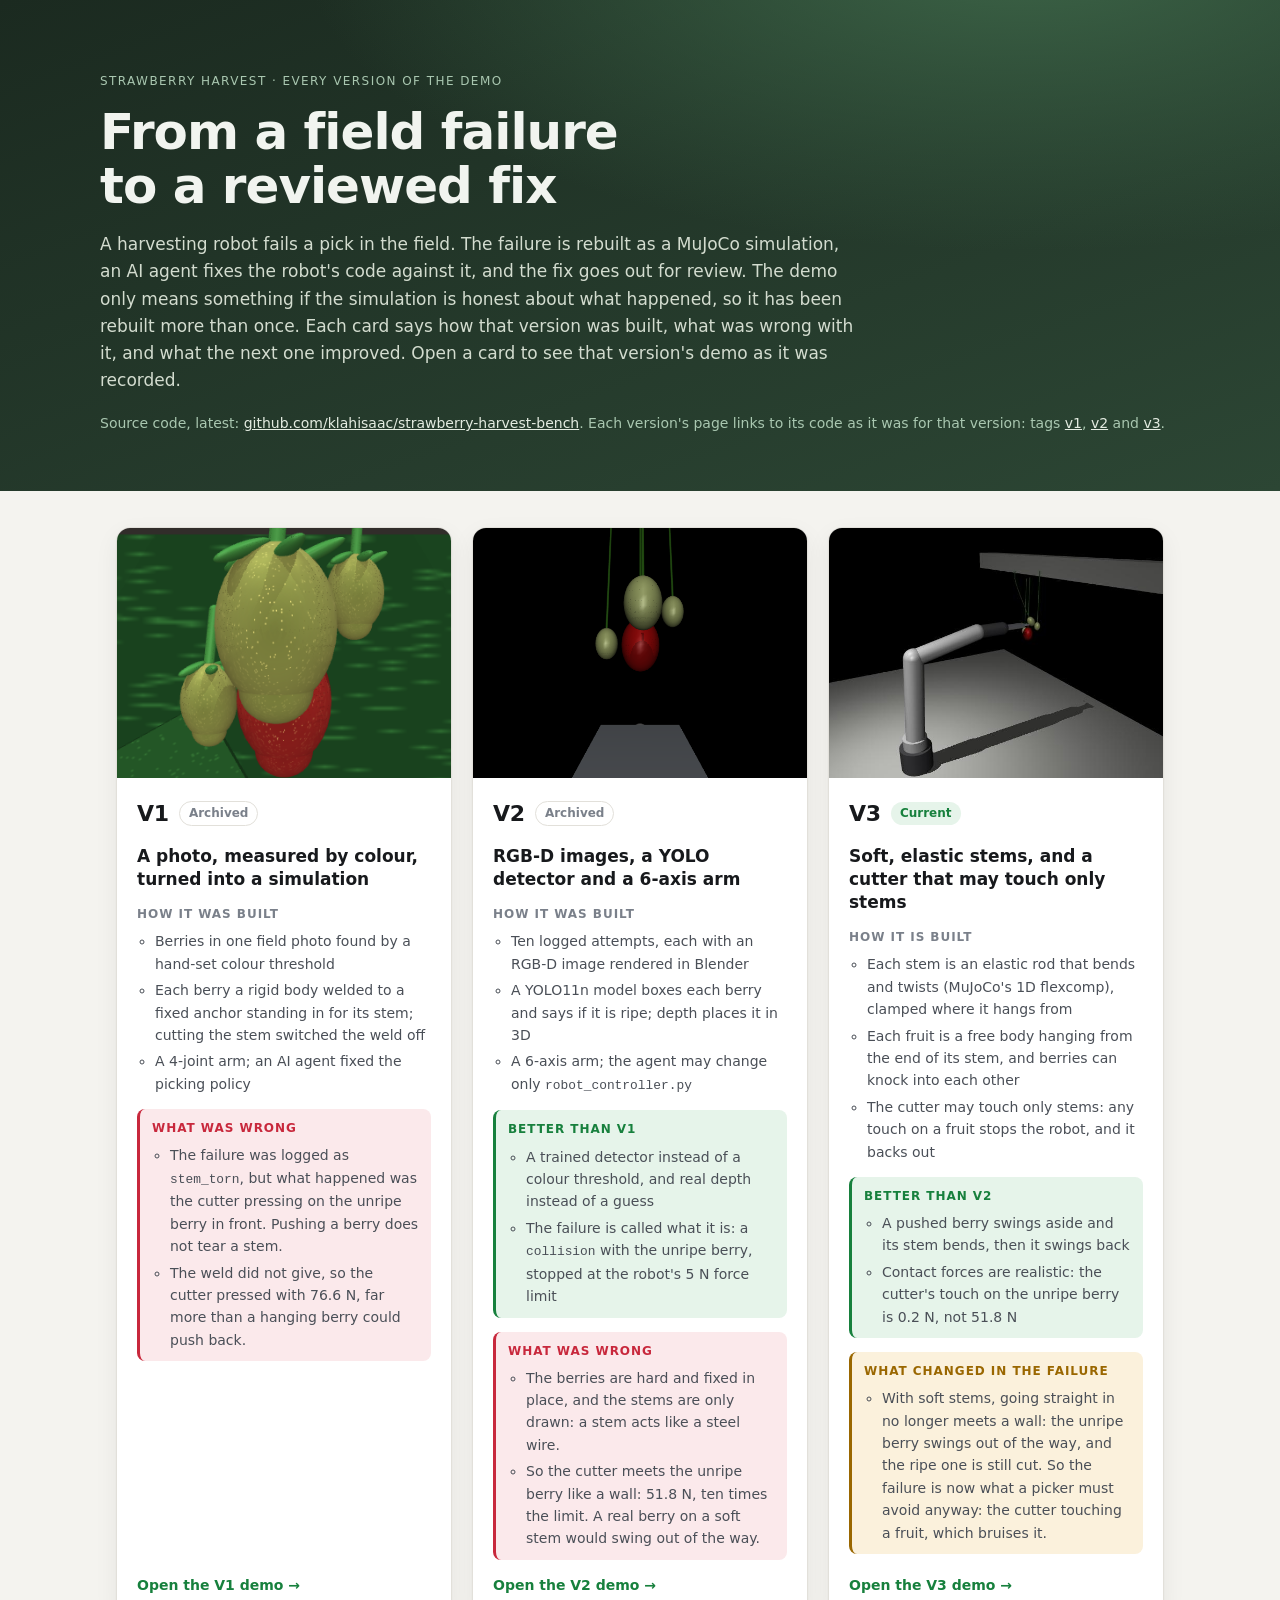
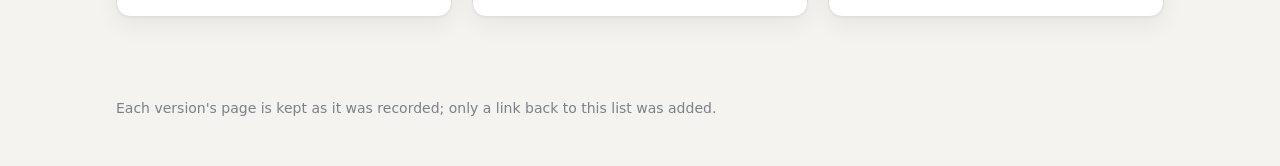
<file: web/index.html>
<!doctype html>
<html lang="en">
<head>
<meta charset="utf-8">
<meta name="viewport" content="width=device-width, initial-scale=1">
<title>Field Failure to Fix</title>
<meta name="description" content="Every version of a recorded demo in which a strawberry-harvesting robot's field failure is rebuilt in MuJoCo and fixed by an AI agent: how each was built, what was wrong with it, and what the next one improved.">
<link rel="icon" href="data:,">
<link rel="stylesheet" href="versions.css">
</head>
<body>

<header class="hero">
  <div class="hero-inner">
    <p class="eyebrow">Strawberry harvest · every version of the demo</p>
    <h1>From a field failure<br>to a reviewed fix</h1>
    <p class="lede">A harvesting robot fails a pick in the field. The failure is rebuilt as a MuJoCo
      simulation, an AI agent fixes the robot's code against it, and the fix goes out for review.
      The demo only means something if the simulation is honest about what happened, so it has been
      rebuilt more than once. Each card says how that version was built, what was wrong with it,
      and what the next one improved. Open a card to see that version's demo as it was recorded.</p>
    <p class="source">Source code, latest:
      <a href="https://github.com/klahisaac/strawberry-harvest-bench">github.com/klahisaac/strawberry-harvest-bench</a>.
      Each version's page links to its code as it was for that version: tags
      <a href="https://github.com/klahisaac/strawberry-harvest-bench/tree/v1">v1</a>,
      <a href="https://github.com/klahisaac/strawberry-harvest-bench/tree/v2">v2</a> and
      <a href="https://github.com/klahisaac/strawberry-harvest-bench/tree/v3">v3</a>.</p>
  </div>
</header>

<main>
  <ol class="cards">

    <li>
      <a class="card" href="v1/">
        <div class="thumb"><img src="v1/demo/sim-photo.png" alt="Version 1: the berries as rigid bodies in the first simulation"></div>
        <div class="body">
          <div class="head"><span class="version">V1</span><span class="status archived">Archived</span></div>
          <h2>A photo, measured by colour, turned into a simulation</h2>
          <div class="block">
            <h3>How it was built</h3>
            <ul>
              <li>Berries in one field photo found by a hand-set colour threshold</li>
              <li>Each berry a rigid body welded to a fixed anchor standing in for its stem; cutting
                the stem switched the weld off</li>
              <li>A 4-joint arm; an AI agent fixed the picking policy</li>
            </ul>
          </div>
          <div class="block problem">
            <h3>What was wrong</h3>
            <ul>
              <li>The failure was logged as <code>stem_torn</code>, but what happened was the cutter
                pressing on the unripe berry in front. Pushing a berry does not tear a stem.</li>
              <li>The weld did not give, so the cutter pressed with 76.6 N, far more than a hanging
                berry could push back.</li>
            </ul>
          </div>
          <span class="cta">Open the V1 demo →</span>
        </div>
      </a>
    </li>

    <li>
      <a class="card" href="v2/">
        <div class="thumb"><img src="v2/demo/sim-view.png" alt="Version 2: the berries in MuJoCo, seen from the robot's camera"></div>
        <div class="body">
          <div class="head"><span class="version">V2</span><span class="status archived">Archived</span></div>
          <h2>RGB-D images, a YOLO detector and a 6-axis arm</h2>
          <div class="block">
            <h3>How it was built</h3>
            <ul>
              <li>Ten logged attempts, each with an RGB-D image rendered in Blender</li>
              <li>A YOLO11n model boxes each berry and says if it is ripe; depth places it in 3D</li>
              <li>A 6-axis arm; the agent may change only <code>robot_controller.py</code></li>
            </ul>
          </div>
          <div class="block better">
            <h3>Better than V1</h3>
            <ul>
              <li>A trained detector instead of a colour threshold, and real depth instead of a guess</li>
              <li>The failure is called what it is: a <code>collision</code> with the unripe berry,
                stopped at the robot's 5 N force limit</li>
            </ul>
          </div>
          <div class="block problem">
            <h3>What was wrong</h3>
            <ul>
              <li>The berries are hard and fixed in place, and the stems are only drawn: a stem acts
                like a steel wire.</li>
              <li>So the cutter meets the unripe berry like a wall: 51.8 N, ten times the limit. A real
                berry on a soft stem would swing out of the way.</li>
            </ul>
          </div>
          <span class="cta">Open the V2 demo →</span>
        </div>
      </a>
    </li>

    <li>
      <a class="card" href="v3/">
        <div class="thumb"><img src="assets/v3-preview.jpg" alt="Version 3: the unripe berry's stem bending as the cutter pushes it aside"></div>
        <div class="body">
          <div class="head"><span class="version">V3</span><span class="status live">Current</span></div>
          <h2>Soft, elastic stems, and a cutter that may touch only stems</h2>
          <div class="block">
            <h3>How it is built</h3>
            <ul>
              <li>Each stem is an elastic rod that bends and twists (MuJoCo's 1D flexcomp), clamped where
                it hangs from</li>
              <li>Each fruit is a free body hanging from the end of its stem, and berries can knock
                into each other</li>
              <li>The cutter may touch only stems: any touch on a fruit stops the robot, and it backs
                out</li>
            </ul>
          </div>
          <div class="block better">
            <h3>Better than V2</h3>
            <ul>
              <li>A pushed berry swings aside and its stem bends, then it swings back</li>
              <li>Contact forces are realistic: the cutter's touch on the unripe berry is 0.2 N,
                not 51.8 N</li>
            </ul>
          </div>
          <div class="block open">
            <h3>What changed in the failure</h3>
            <ul>
              <li>With soft stems, going straight in no longer meets a wall: the unripe berry swings out
                of the way, and the ripe one is still cut. So the failure is now what a picker must avoid
                anyway: the cutter touching a fruit, which bruises it.</li>
            </ul>
          </div>
          <span class="cta">Open the V3 demo →</span>
        </div>
      </a>
    </li>

  </ol>
</main>

<footer class="foot">Each version's page is kept as it was recorded; only a link back to this list was added.</footer>

</body>
</html>
</file>
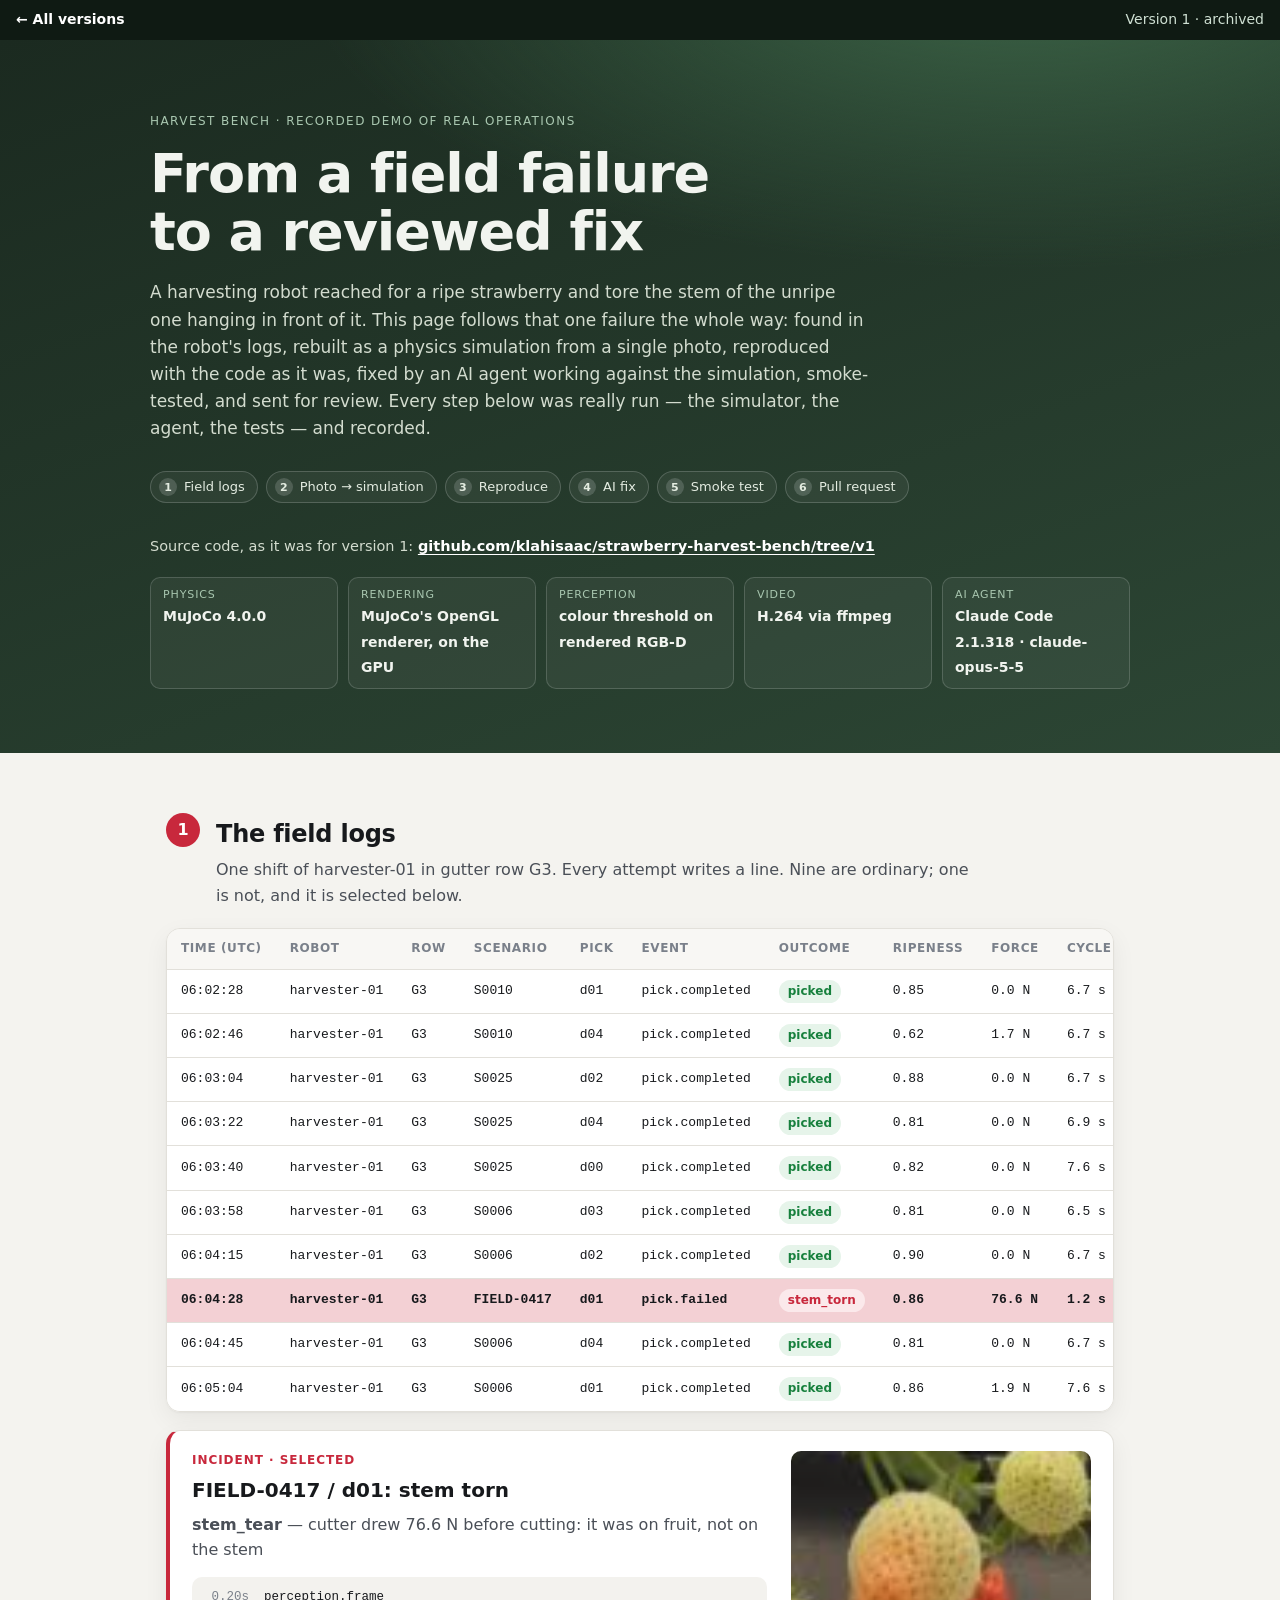
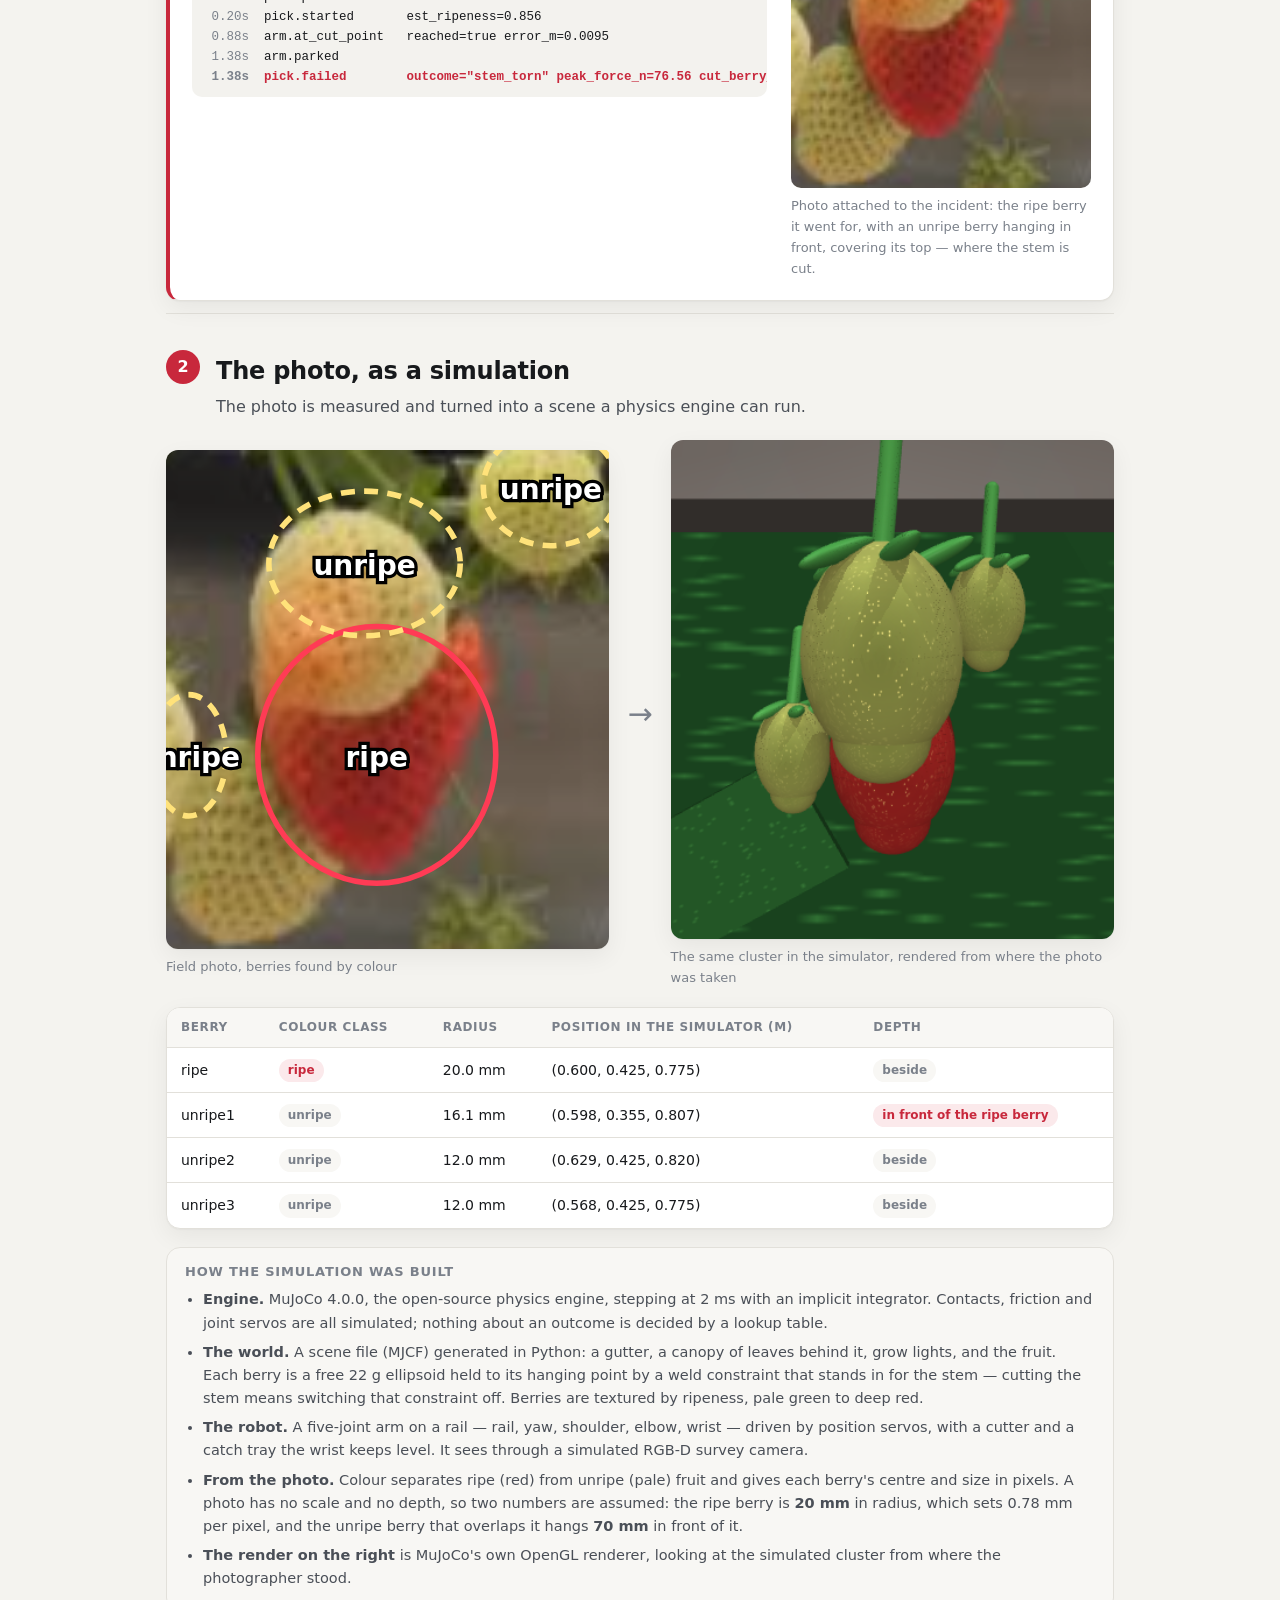
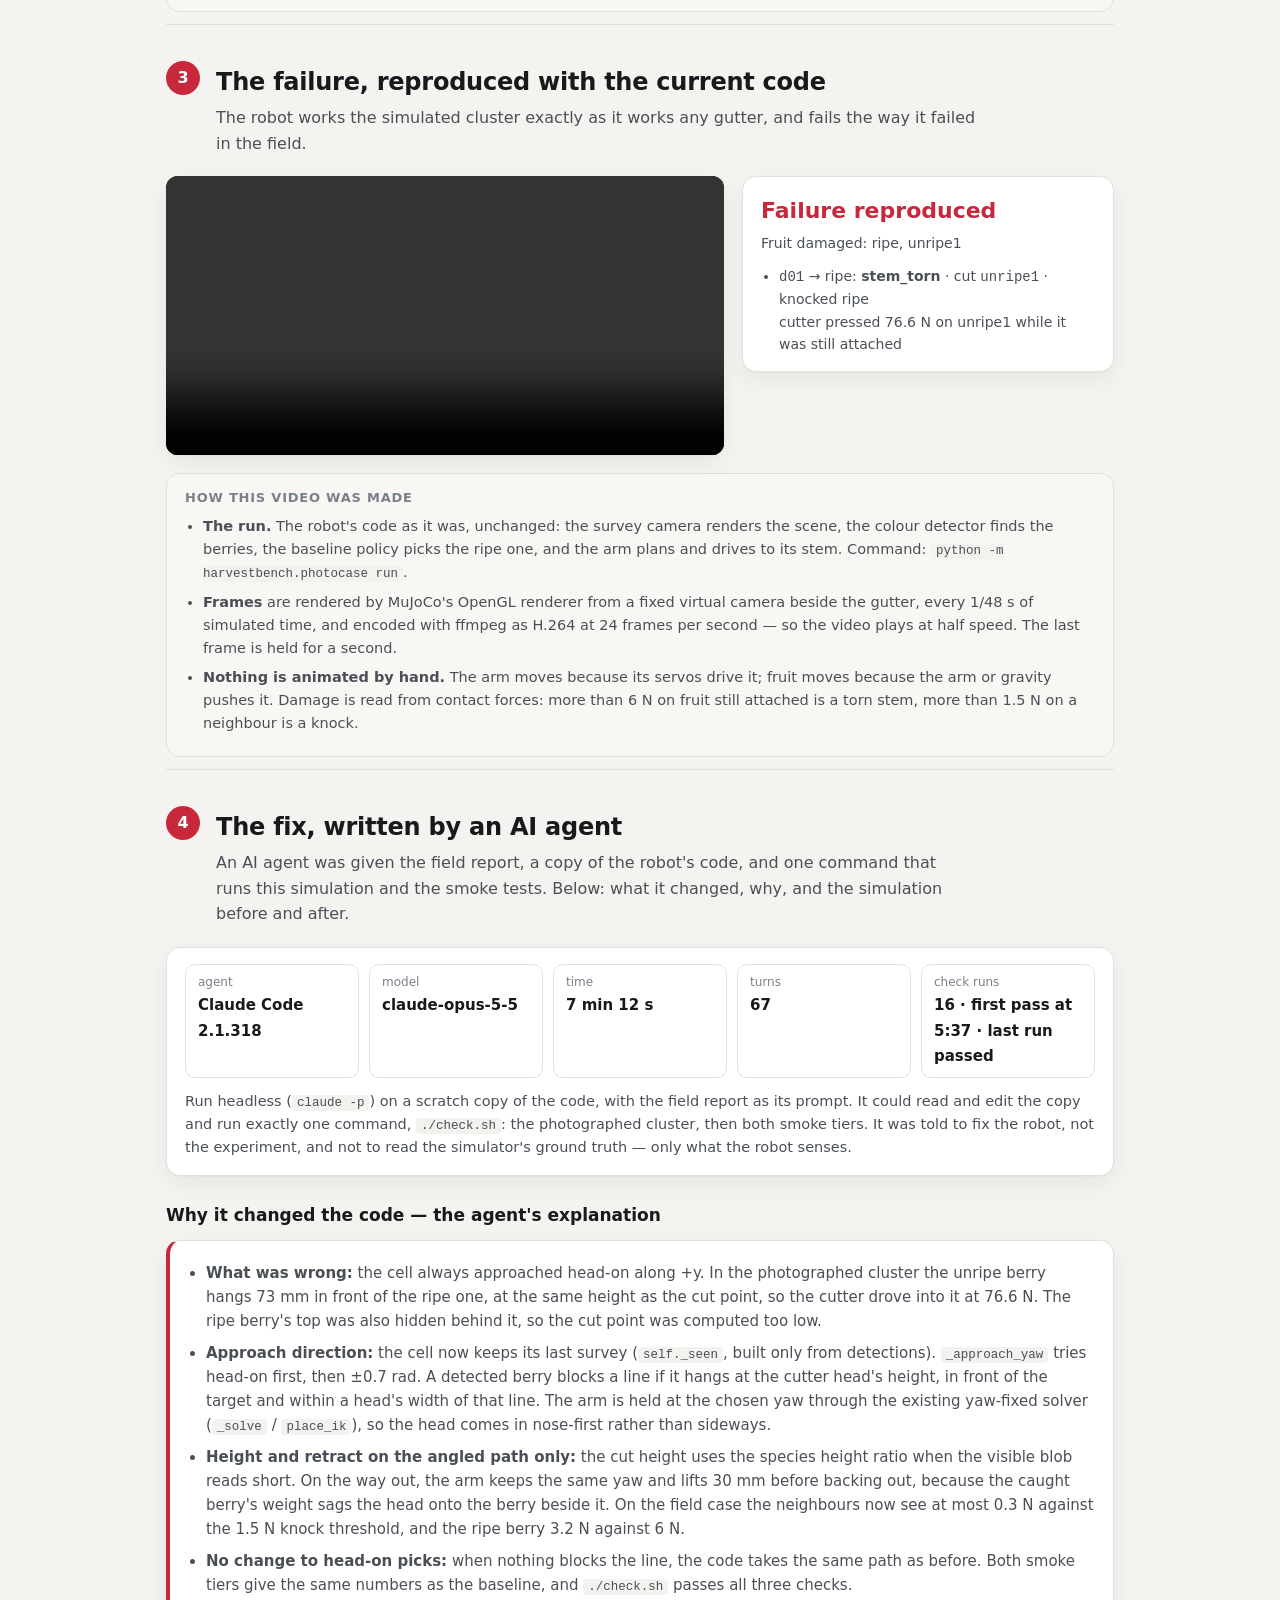
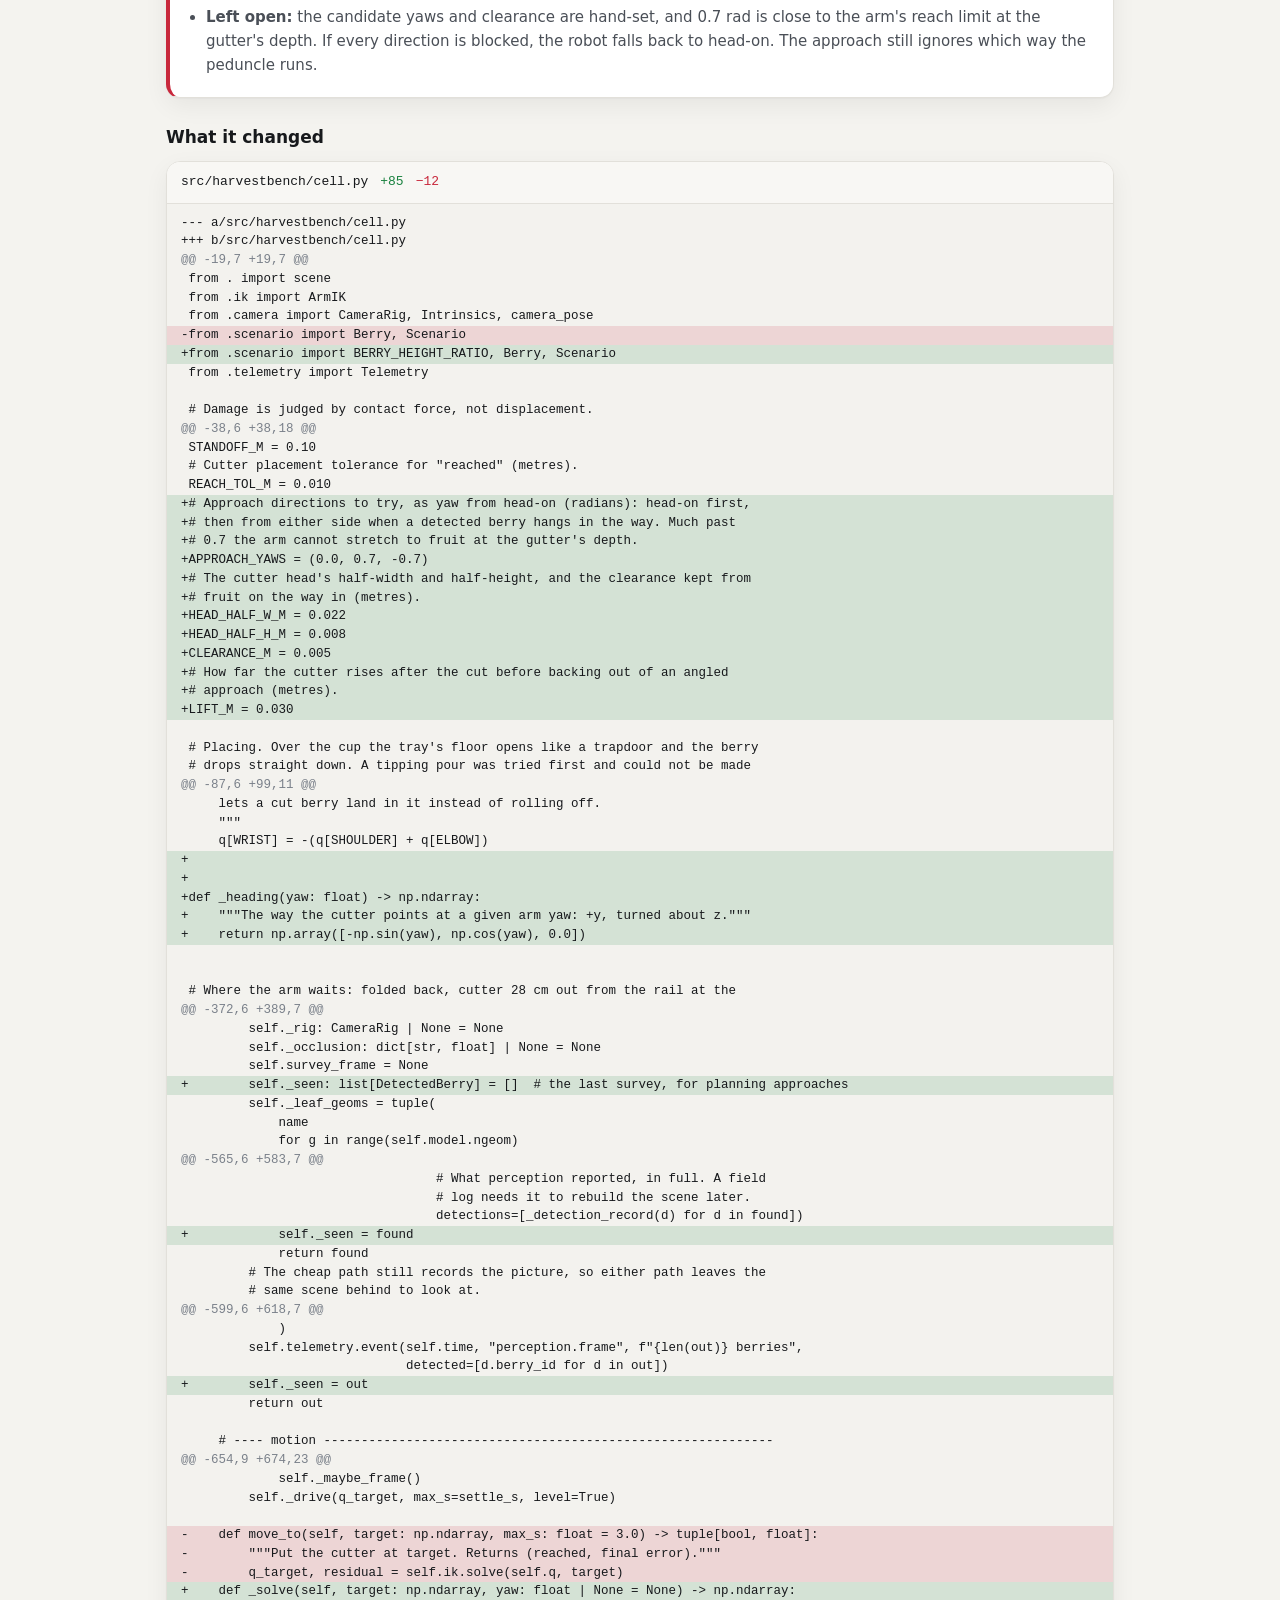
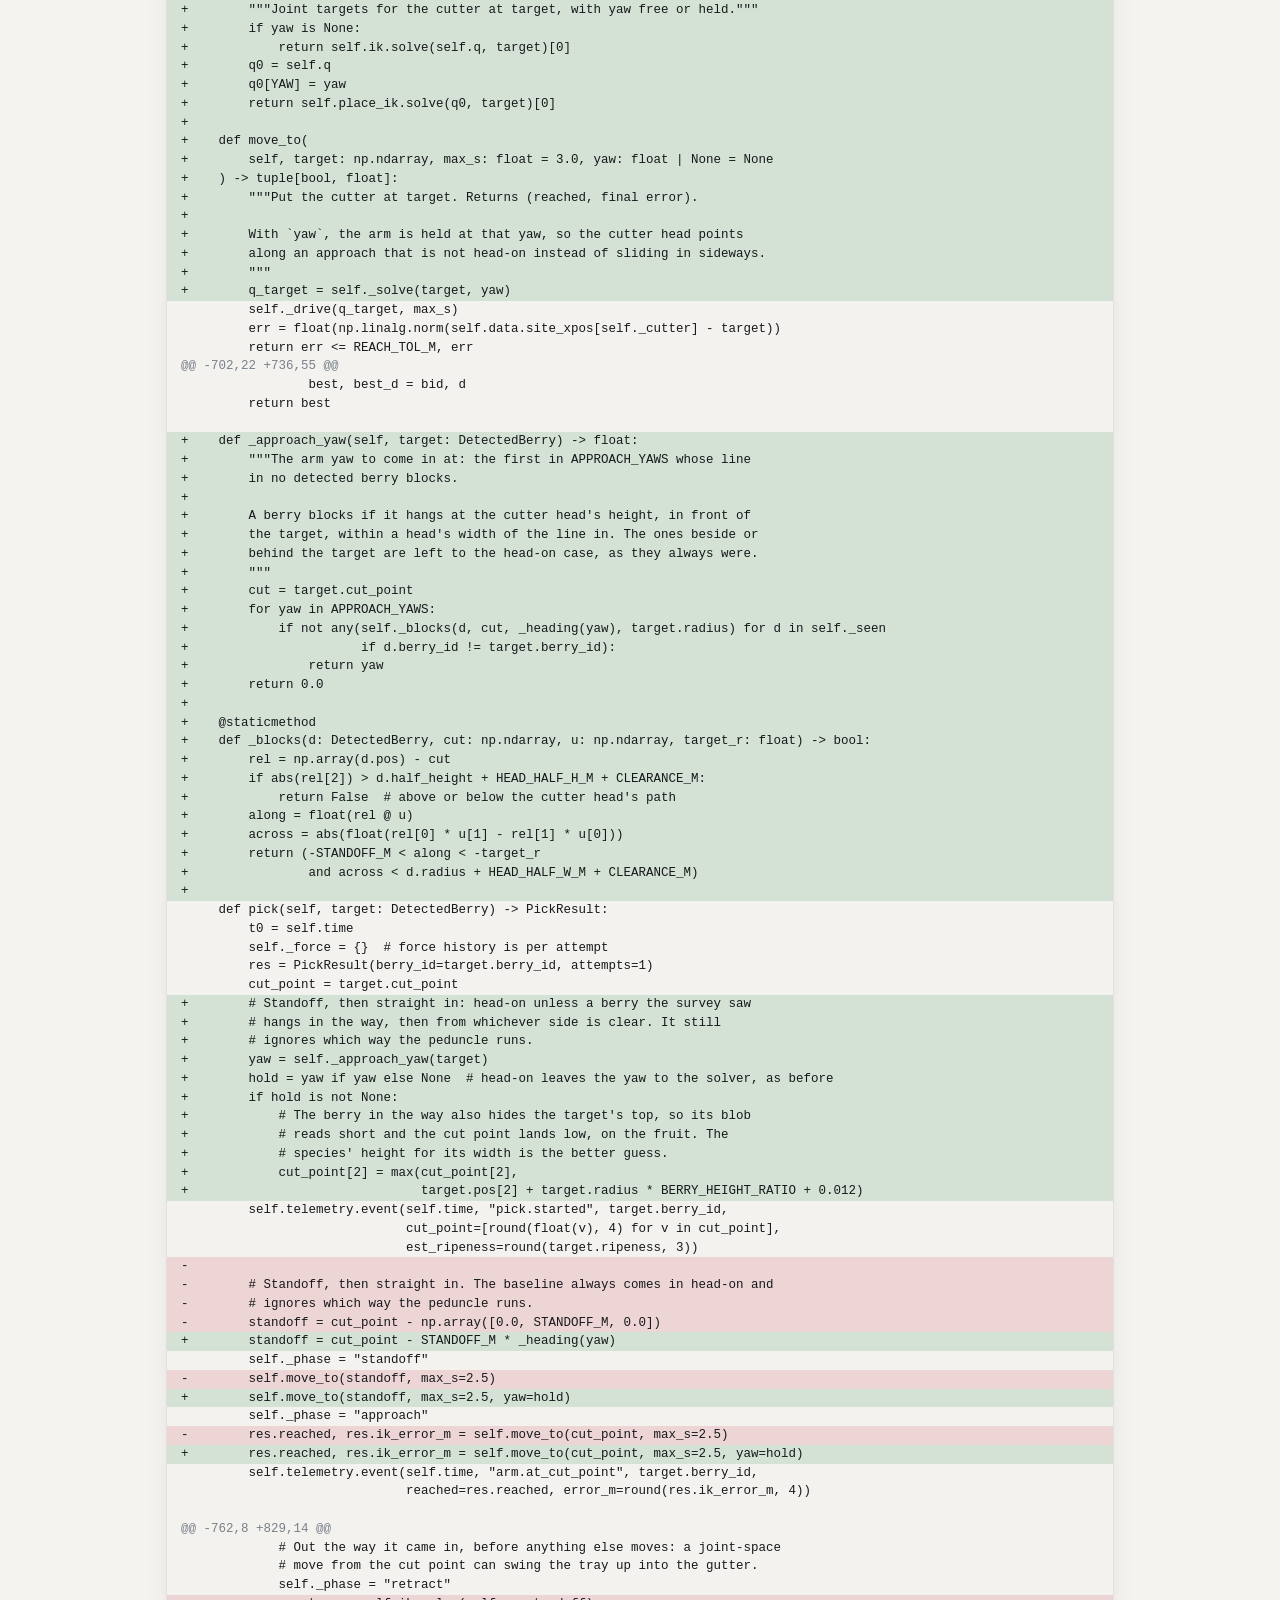
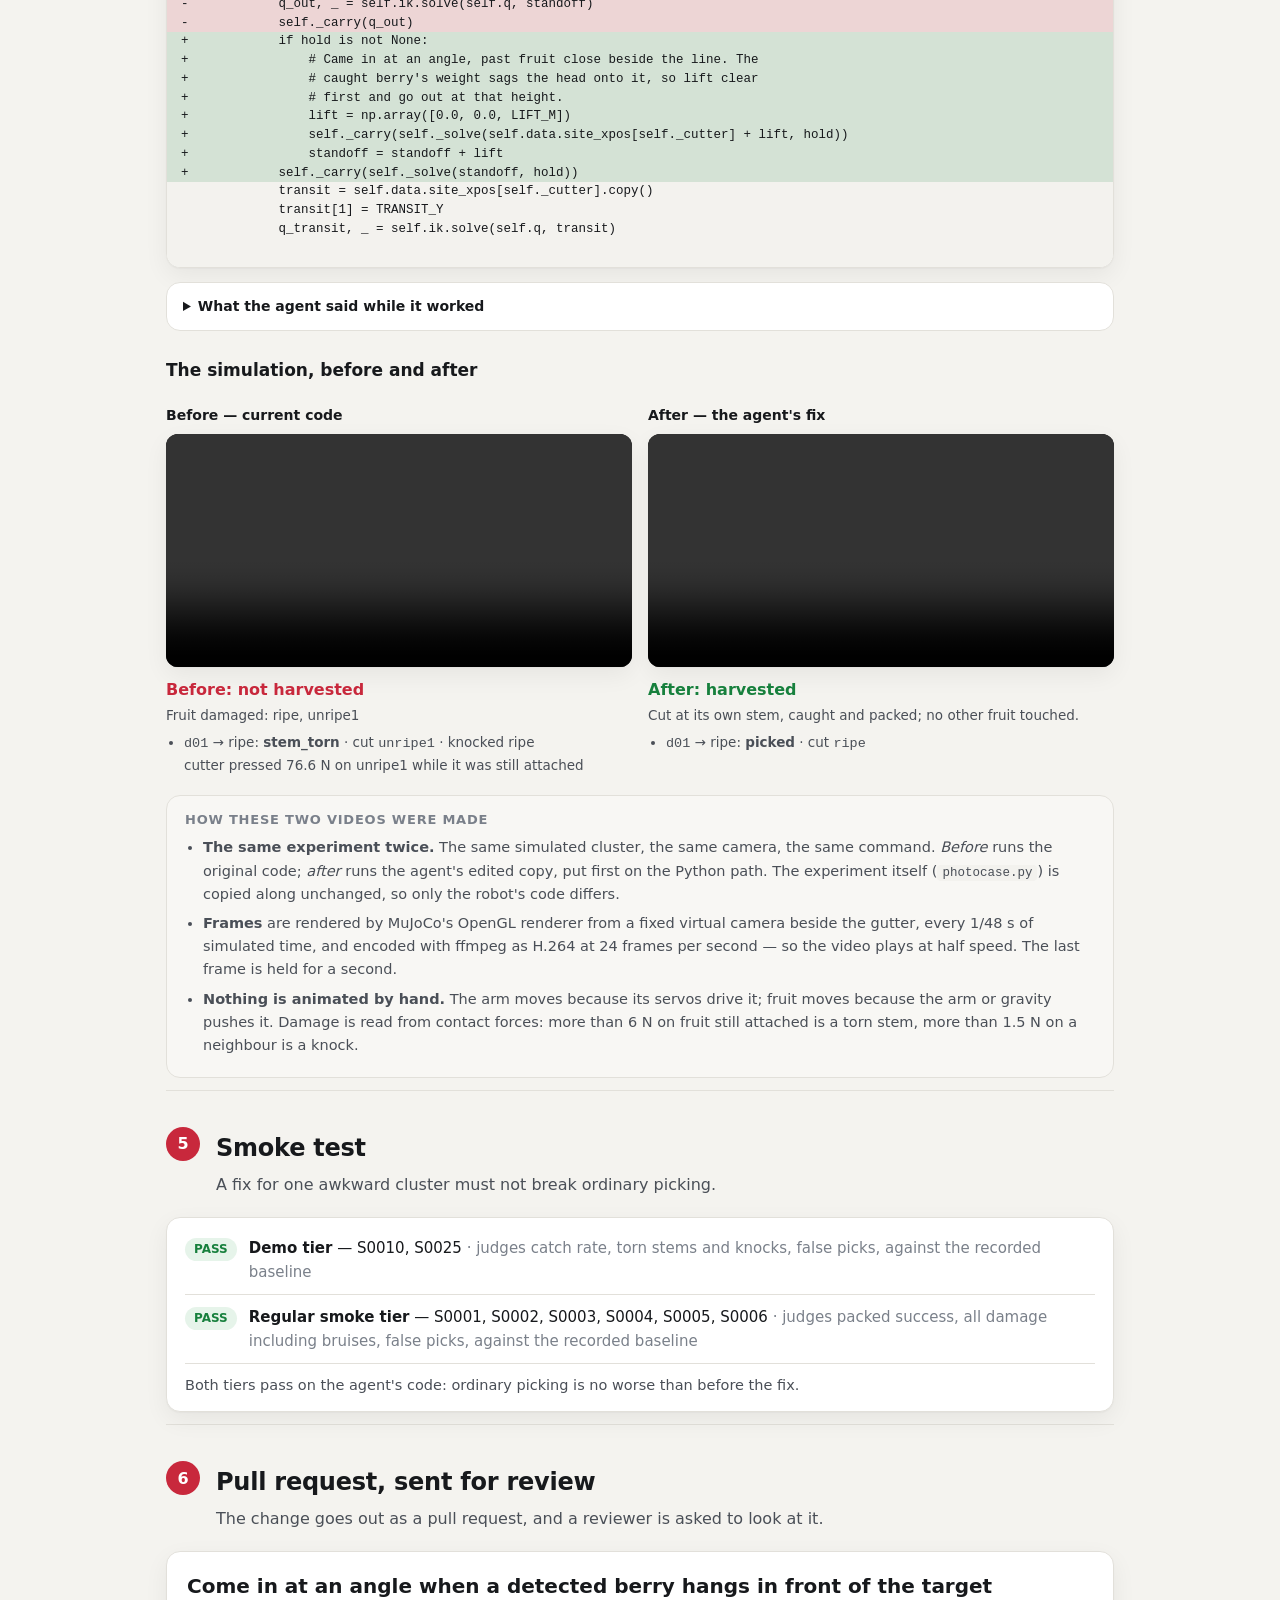
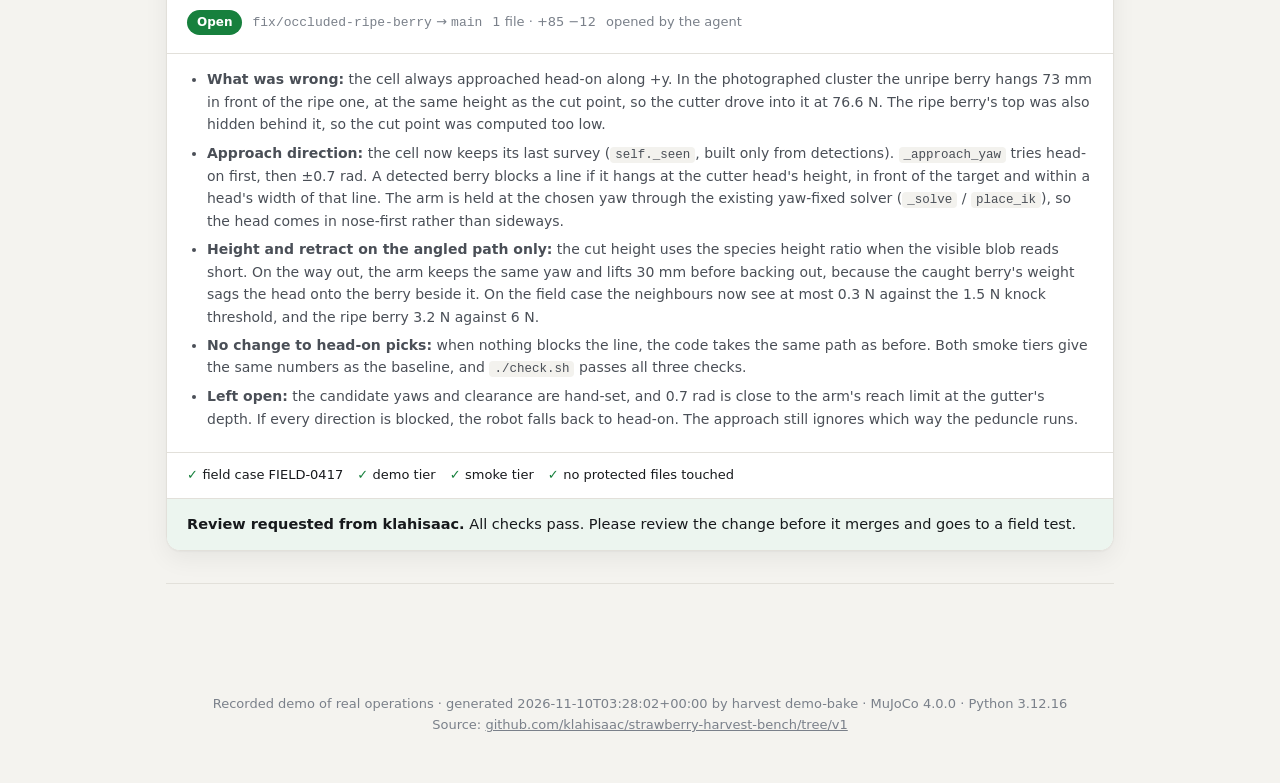
<file: web/v1/index.html>
<!doctype html>
<html lang="en">
<head>
<meta charset="utf-8">
<meta name="viewport" content="width=device-width, initial-scale=1">
<title>Field Failure to Fix</title>
<meta name="description" content="A recorded demo of real operations. A strawberry-harvesting robot fails in the field. Its log and a photo become a physics simulation, an AI agent fixes the code against it, the fix is smoke-tested, and a pull request goes out for review.">
<link rel="icon" href="data:,">
<link rel="stylesheet" href="demo.css">
</head>
<body>
<nav style="background:#0f1a13;color:#cfe0d3;font:14px/1.4 ui-sans-serif,system-ui,sans-serif;padding:10px 16px;display:flex;gap:16px;align-items:center;justify-content:space-between"><a href="../" style="color:#ffffff;font-weight:700;text-decoration:none">← All versions</a><span>Version 1 · archived</span></nav>

<header class="hero">
  <div class="hero-inner">
    <p class="eyebrow">Harvest Bench · recorded demo of real operations</p>
    <h1>From a field failure<br>to a reviewed fix</h1>
    <p class="lede">A harvesting robot reached for a ripe strawberry and tore the stem of the unripe
      one hanging in front of it. This page follows that one failure the whole way: found in the
      robot's logs, rebuilt as a physics simulation from a single photo, reproduced with the code as
      it was, fixed by an AI agent working against the simulation, smoke-tested, and sent for review.
      Every step below was really run — the simulator, the agent, the tests — and recorded.</p>
    <ol class="flow" aria-label="The steps">
      <li><a href="#step1">Field logs</a></li><li><a href="#step2">Photo → simulation</a></li>
      <li><a href="#step3">Reproduce</a></li><li><a href="#step4">AI fix</a></li>
      <li><a href="#step5">Smoke test</a></li><li><a href="#step6">Pull request</a></li>
    </ol>
    <p class="source">Source code, as it was for version 1:
      <a href="https://github.com/klahisaac/strawberry-harvest-bench/tree/v1">github.com/klahisaac/strawberry-harvest-bench/tree/v1</a></p>
    <div class="stack" id="stack"></div>
  </div>
</header>

<main>

  <section class="step" id="step1">
    <header class="step-head">
      <span class="step-num">1</span>
      <div><h2>The field logs</h2>
        <p>One shift of harvester-01 in gutter row G3. Every attempt writes a line. Nine are
          ordinary; one is not, and it is selected below.</p></div>
    </header>
    <div class="card flush"><table class="log" id="logTable"></table></div>
    <div class="incident">
      <div class="incident-text">
        <p class="label">Incident · selected</p>
        <h3 id="incTitle"></h3>
        <p id="incWhy" class="why"></p>
        <div class="timeline" id="incEvents"></div>
      </div>
      <figure class="photo">
        <img src="demo/field-photo.png" alt="Field photo: a ripe red strawberry with an unripe pale one hanging in front of it">
        <figcaption>Photo attached to the incident: the ripe berry it went for, with an unripe
          berry hanging in front, covering its top — where the stem is cut.</figcaption>
      </figure>
    </div>
  </section>

  <section class="step" id="step2">
    <header class="step-head">
      <span class="step-num">2</span>
      <div><h2>The photo, as a simulation</h2>
        <p>The photo is measured and turned into a scene a physics engine can run.</p></div>
    </header>
    <div class="triptych">
      <figure class="frame">
        <div class="overlay-wrap">
          <img src="demo/field-photo.png" alt="The field photo">
          <svg id="blobSvg" class="overlay" viewBox="0 0 95 107"></svg>
        </div>
        <figcaption>Field photo, berries found by colour</figcaption>
      </figure>
      <div class="arrow" aria-hidden="true">→</div>
      <figure class="frame">
        <img src="demo/sim-photo.png" alt="The same cluster, rendered in the simulator">
        <figcaption>The same cluster in the simulator, rendered from where the photo was taken</figcaption>
      </figure>
    </div>
    <div class="card flush"><table class="data" id="berryTable"></table></div>
    <div class="how" id="howSim"></div>
  </section>

  <section class="step" id="step3">
    <header class="step-head">
      <span class="step-num">3</span>
      <div><h2>The failure, reproduced with the current code</h2>
        <p>The robot works the simulated cluster exactly as it works any gutter, and fails the way
          it failed in the field.</p></div>
    </header>
    <div class="result">
      <video src="demo/before/attempt.mp4" controls muted playsinline loop autoplay></video>
      <div class="verdict-panel" id="beforeVerdict"></div>
    </div>
    <div class="how" id="howBefore"></div>
  </section>

  <section class="step" id="step4">
    <header class="step-head">
      <span class="step-num">4</span>
      <div><h2>The fix, written by an AI agent</h2>
        <p>An AI agent was given the field report, a copy of the robot's code, and one command that
          runs this simulation and the smoke tests. Below: what it changed, why, and the simulation
          before and after.</p></div>
    </header>
    <div class="agent-card" id="agentCard"></div>
    <h3 class="subhead">Why it changed the code — the agent's explanation</h3>
    <div class="explain" id="explain"></div>
    <h3 class="subhead">What it changed</h3>
    <div id="diff"></div>
    <details class="transcript"><summary>What the agent said while it worked</summary><div id="sayings"></div></details>
    <h3 class="subhead">The simulation, before and after</h3>
    <div class="compare">
      <figure><figcaption>Before — current code</figcaption>
        <video src="demo/before/attempt.mp4" controls muted playsinline loop autoplay></video>
        <div class="mini" id="cmpBefore"></div></figure>
      <figure><figcaption>After — the agent's fix</figcaption>
        <video src="demo/after/attempt.mp4" controls muted playsinline loop autoplay></video>
        <div class="mini" id="cmpAfter"></div></figure>
    </div>
    <div class="how" id="howCompare"></div>
  </section>

  <section class="step" id="step5">
    <header class="step-head">
      <span class="step-num">5</span>
      <div><h2>Smoke test</h2>
        <p>A fix for one awkward cluster must not break ordinary picking.</p></div>
    </header>
    <div class="smoke" id="smoke"></div>
  </section>

  <section class="step" id="step6">
    <header class="step-head">
      <span class="step-num">6</span>
      <div><h2>Pull request, sent for review</h2>
        <p>The change goes out as a pull request, and a reviewer is asked to look at it.</p></div>
    </header>
    <div class="pr" id="pr"></div>
  </section>

</main>

<footer class="foot"><span id="foot"></span><br>
  Source: <a href="https://github.com/klahisaac/strawberry-harvest-bench/tree/v1">github.com/klahisaac/strawberry-harvest-bench/tree/v1</a></footer>

<script src="demo/data.js"></script>
<script src="demo.js"></script>
</body>
</html>
</file>
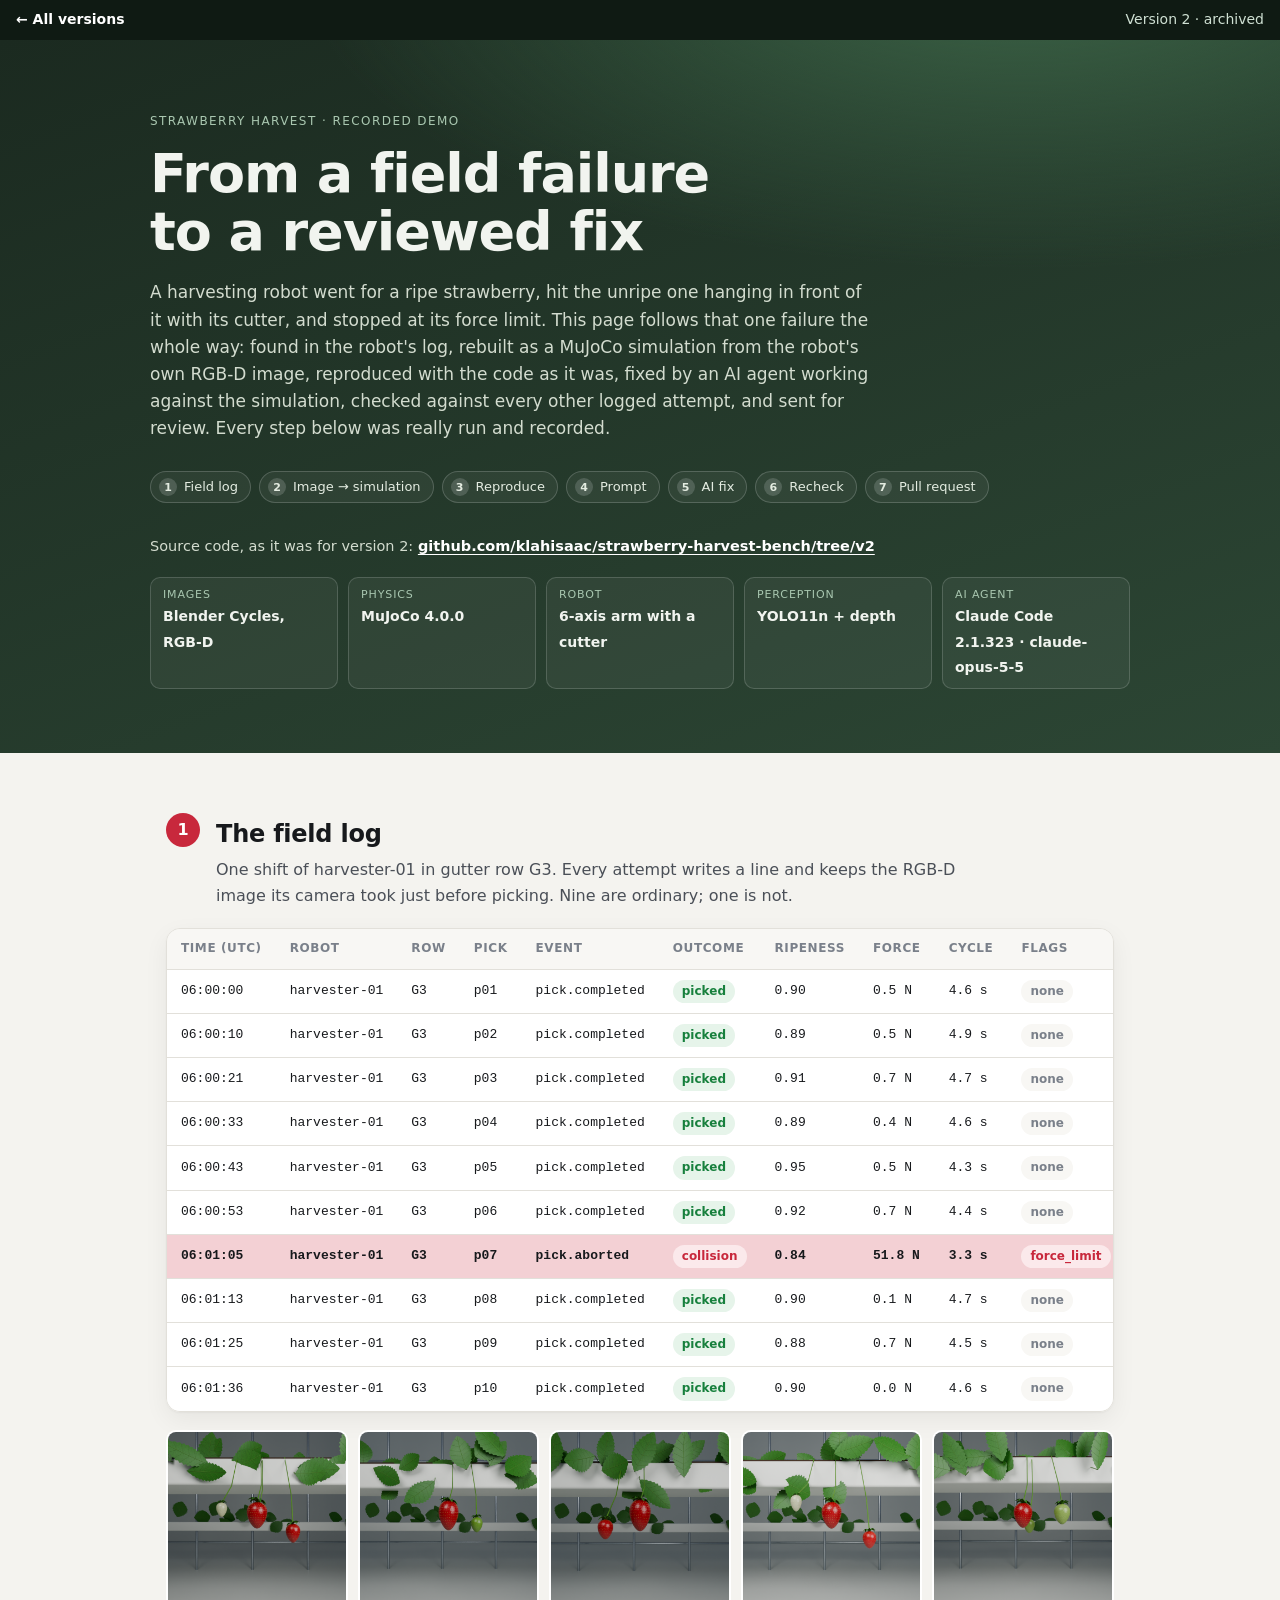
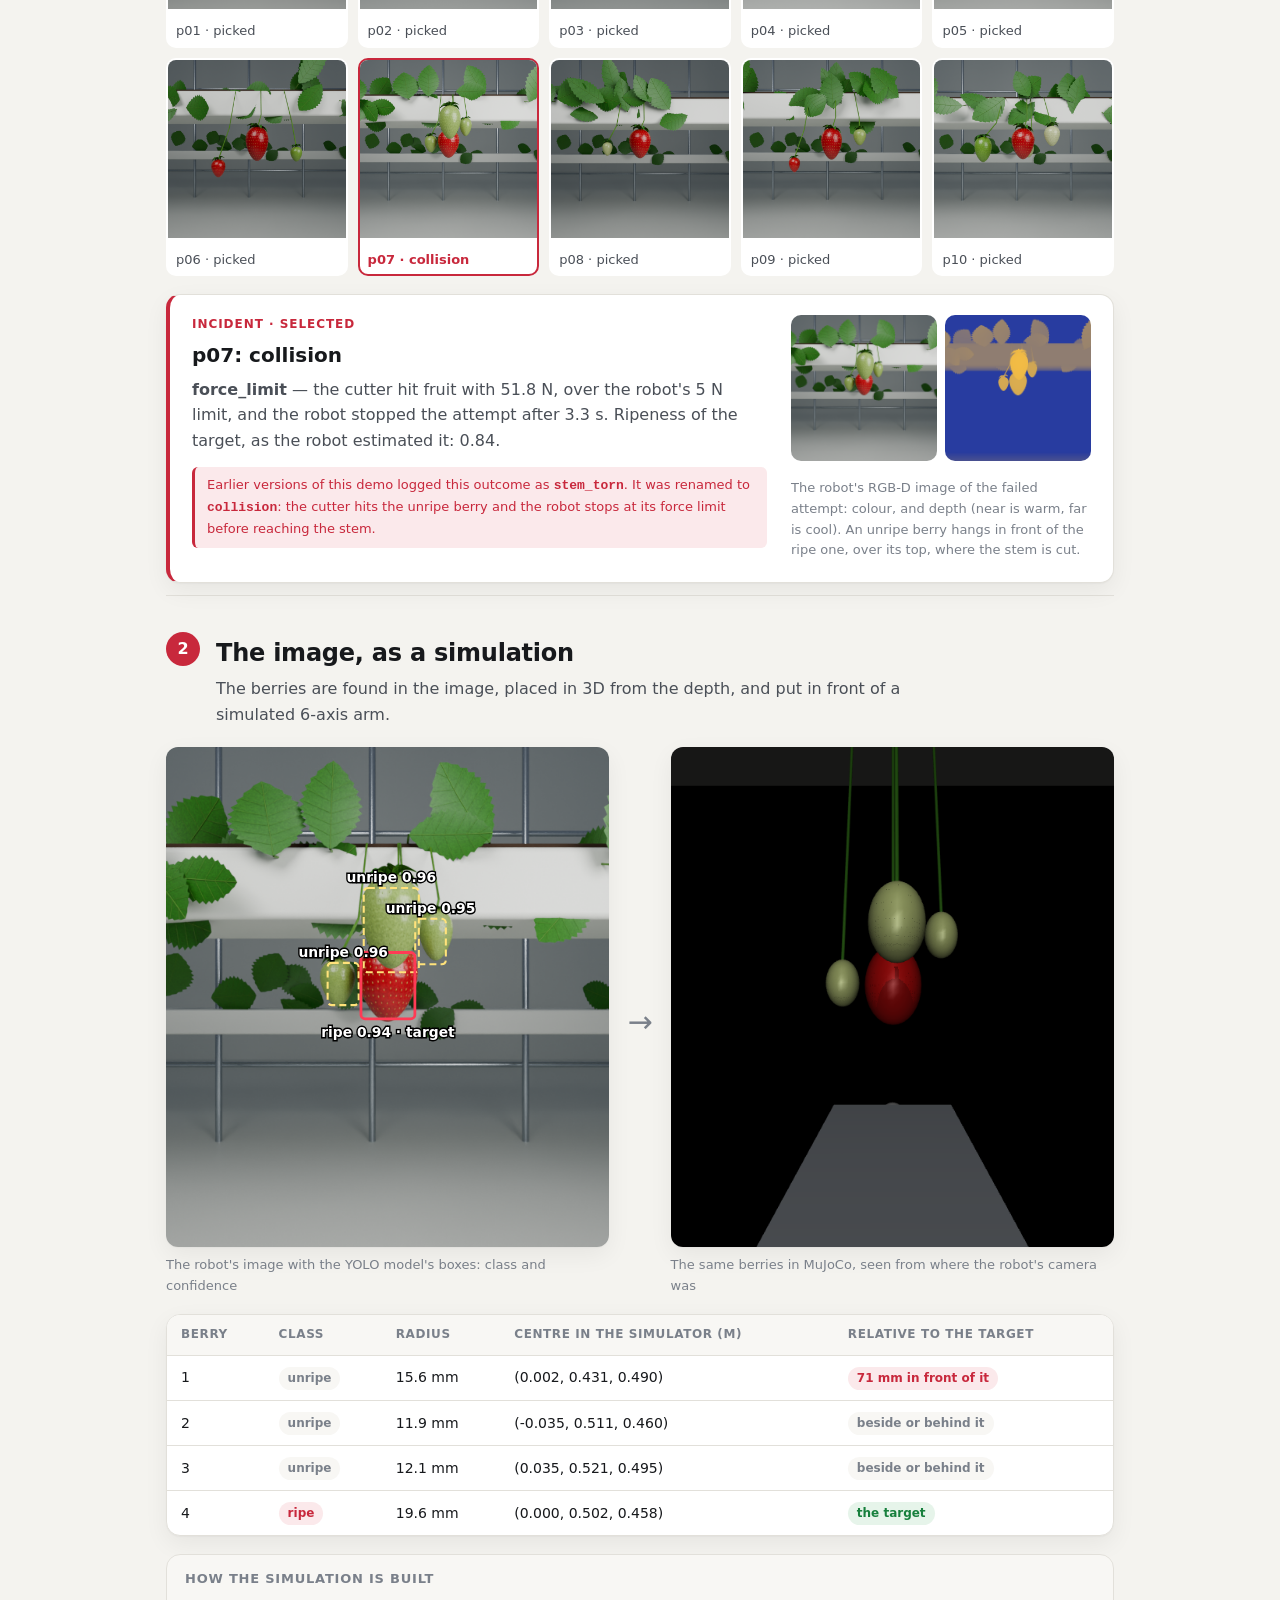
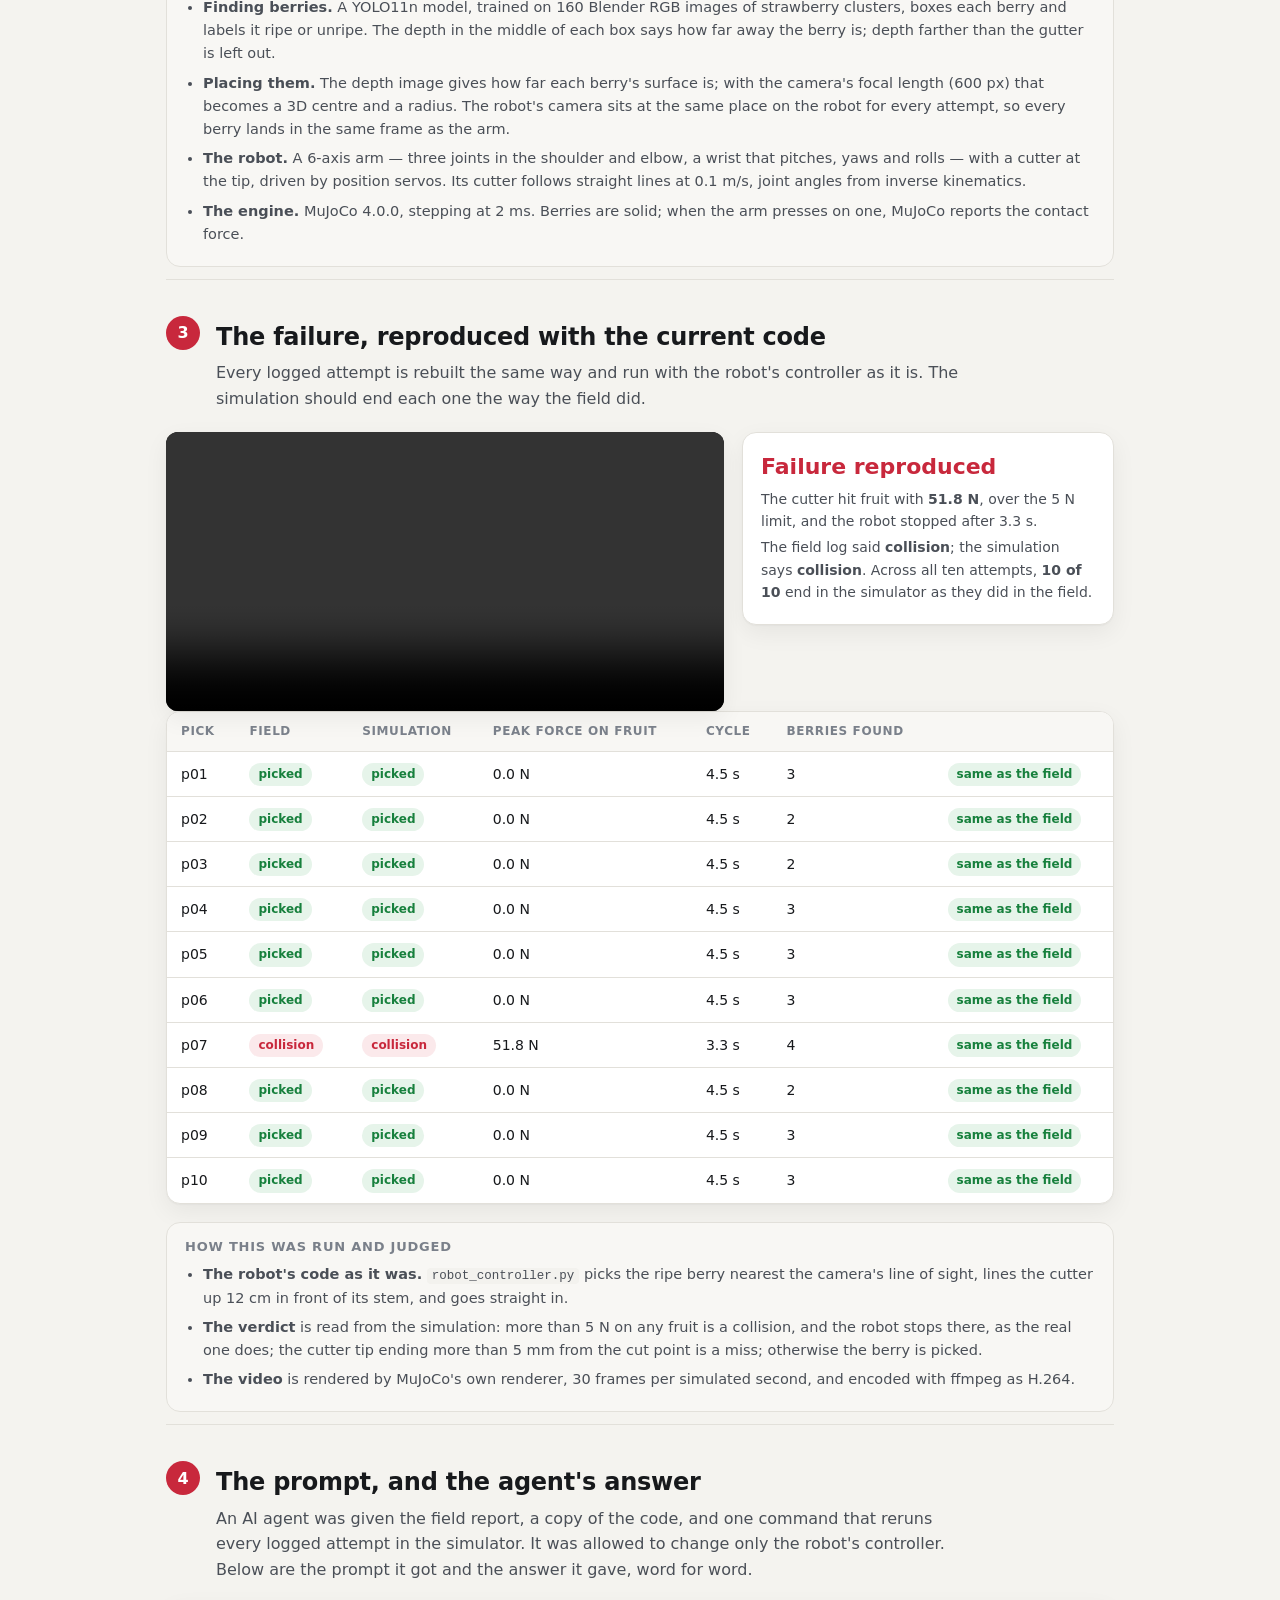
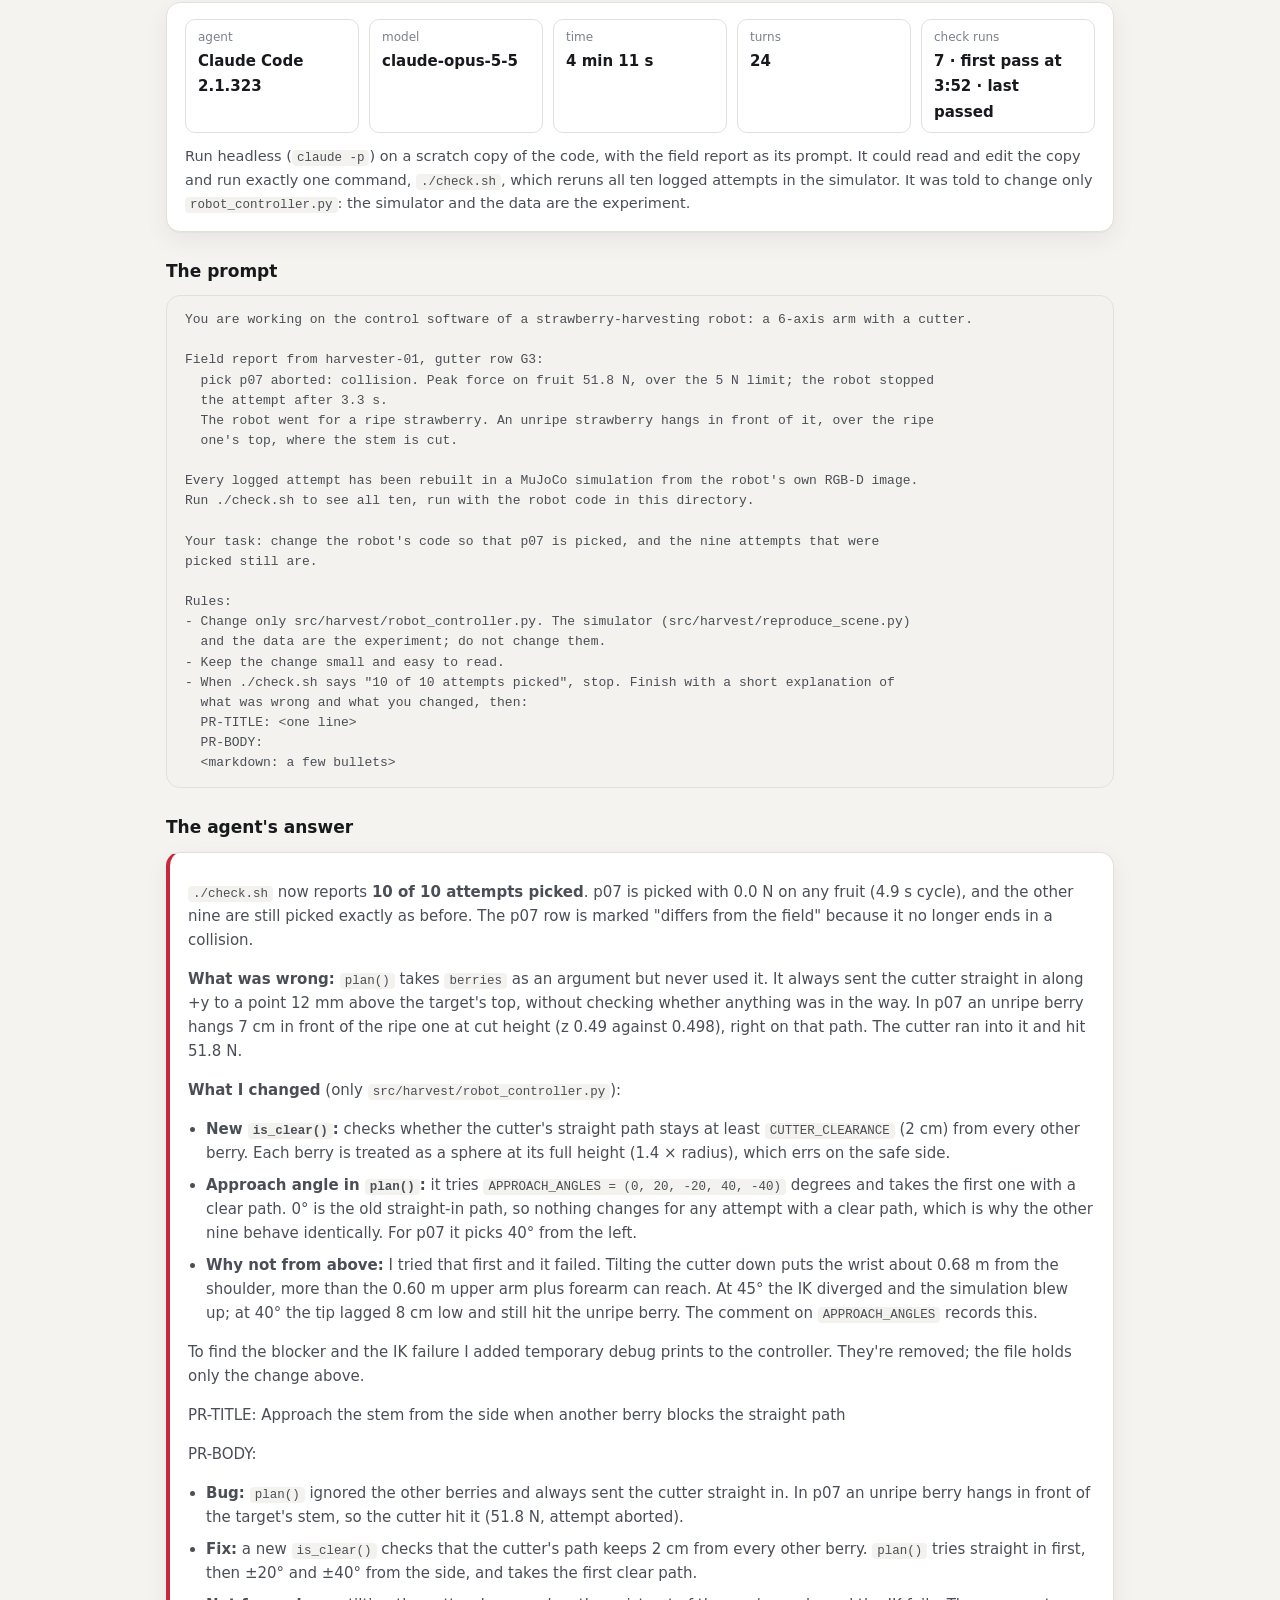
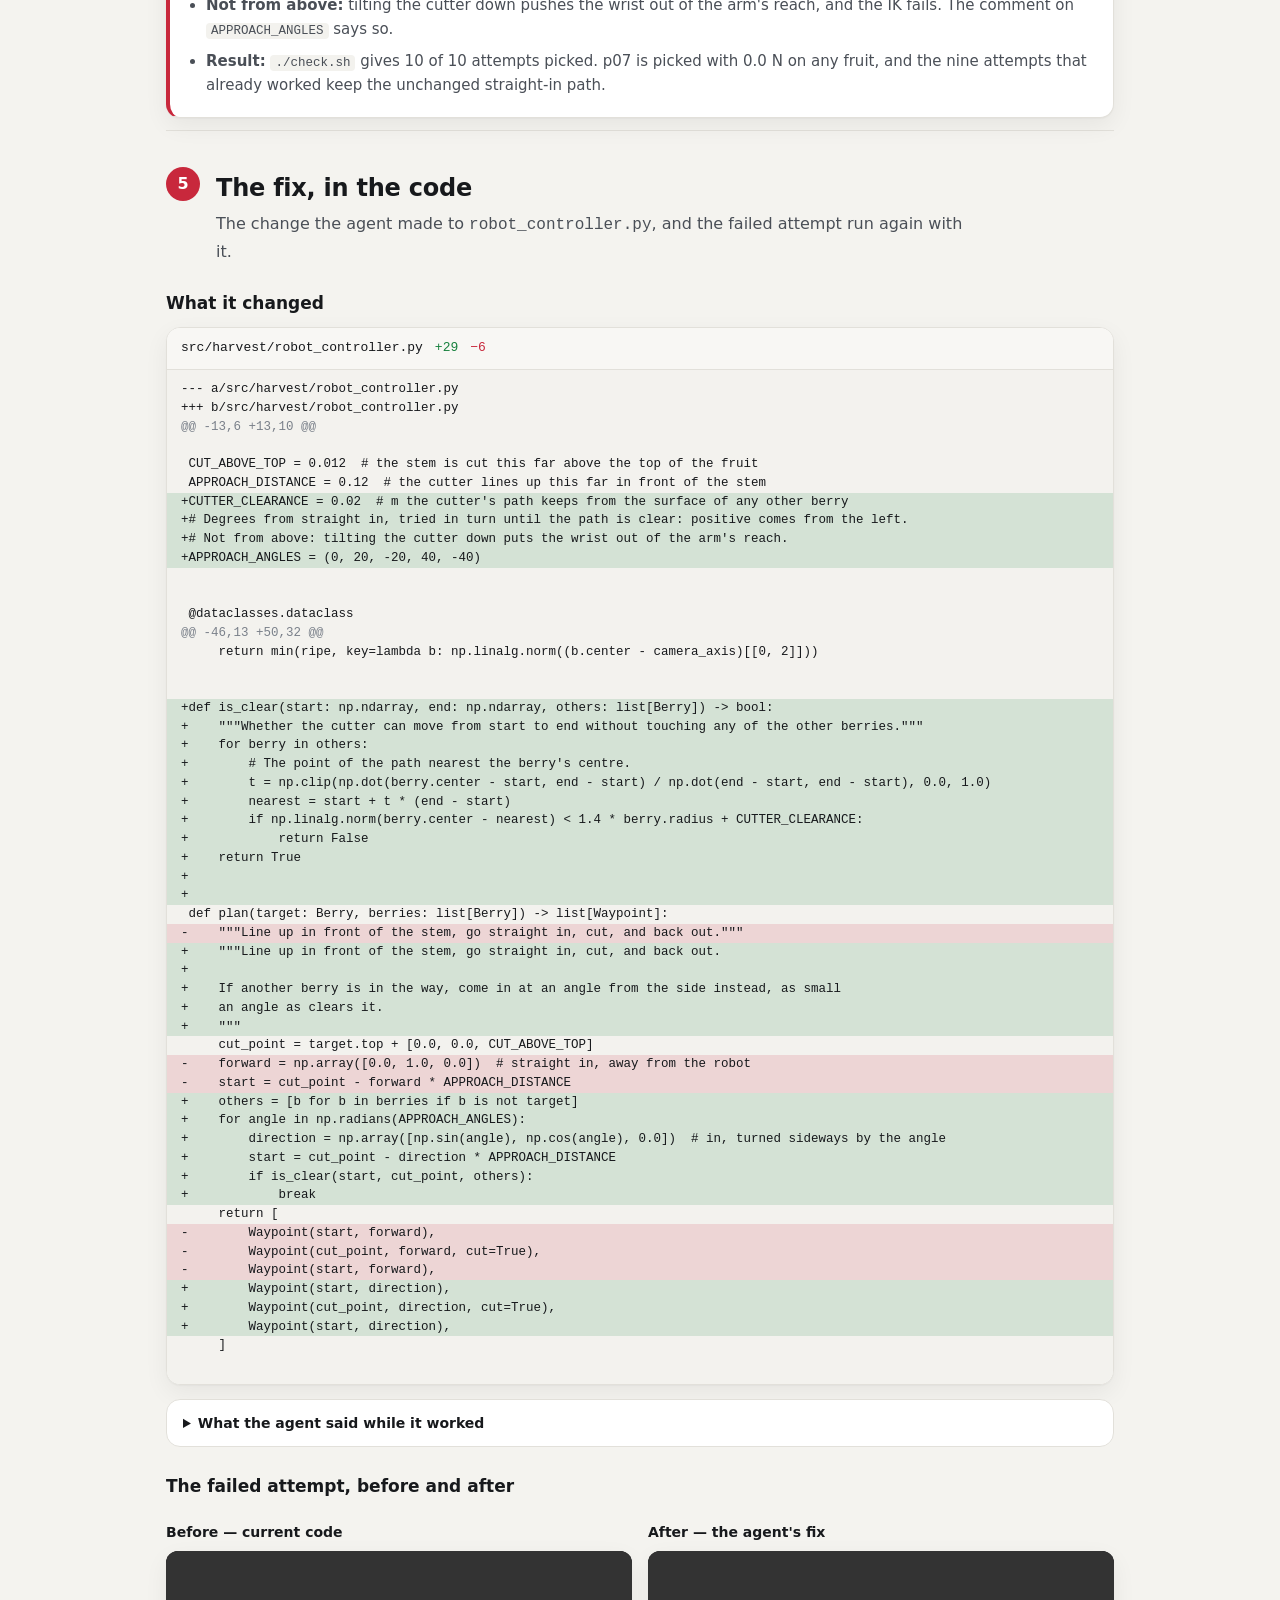
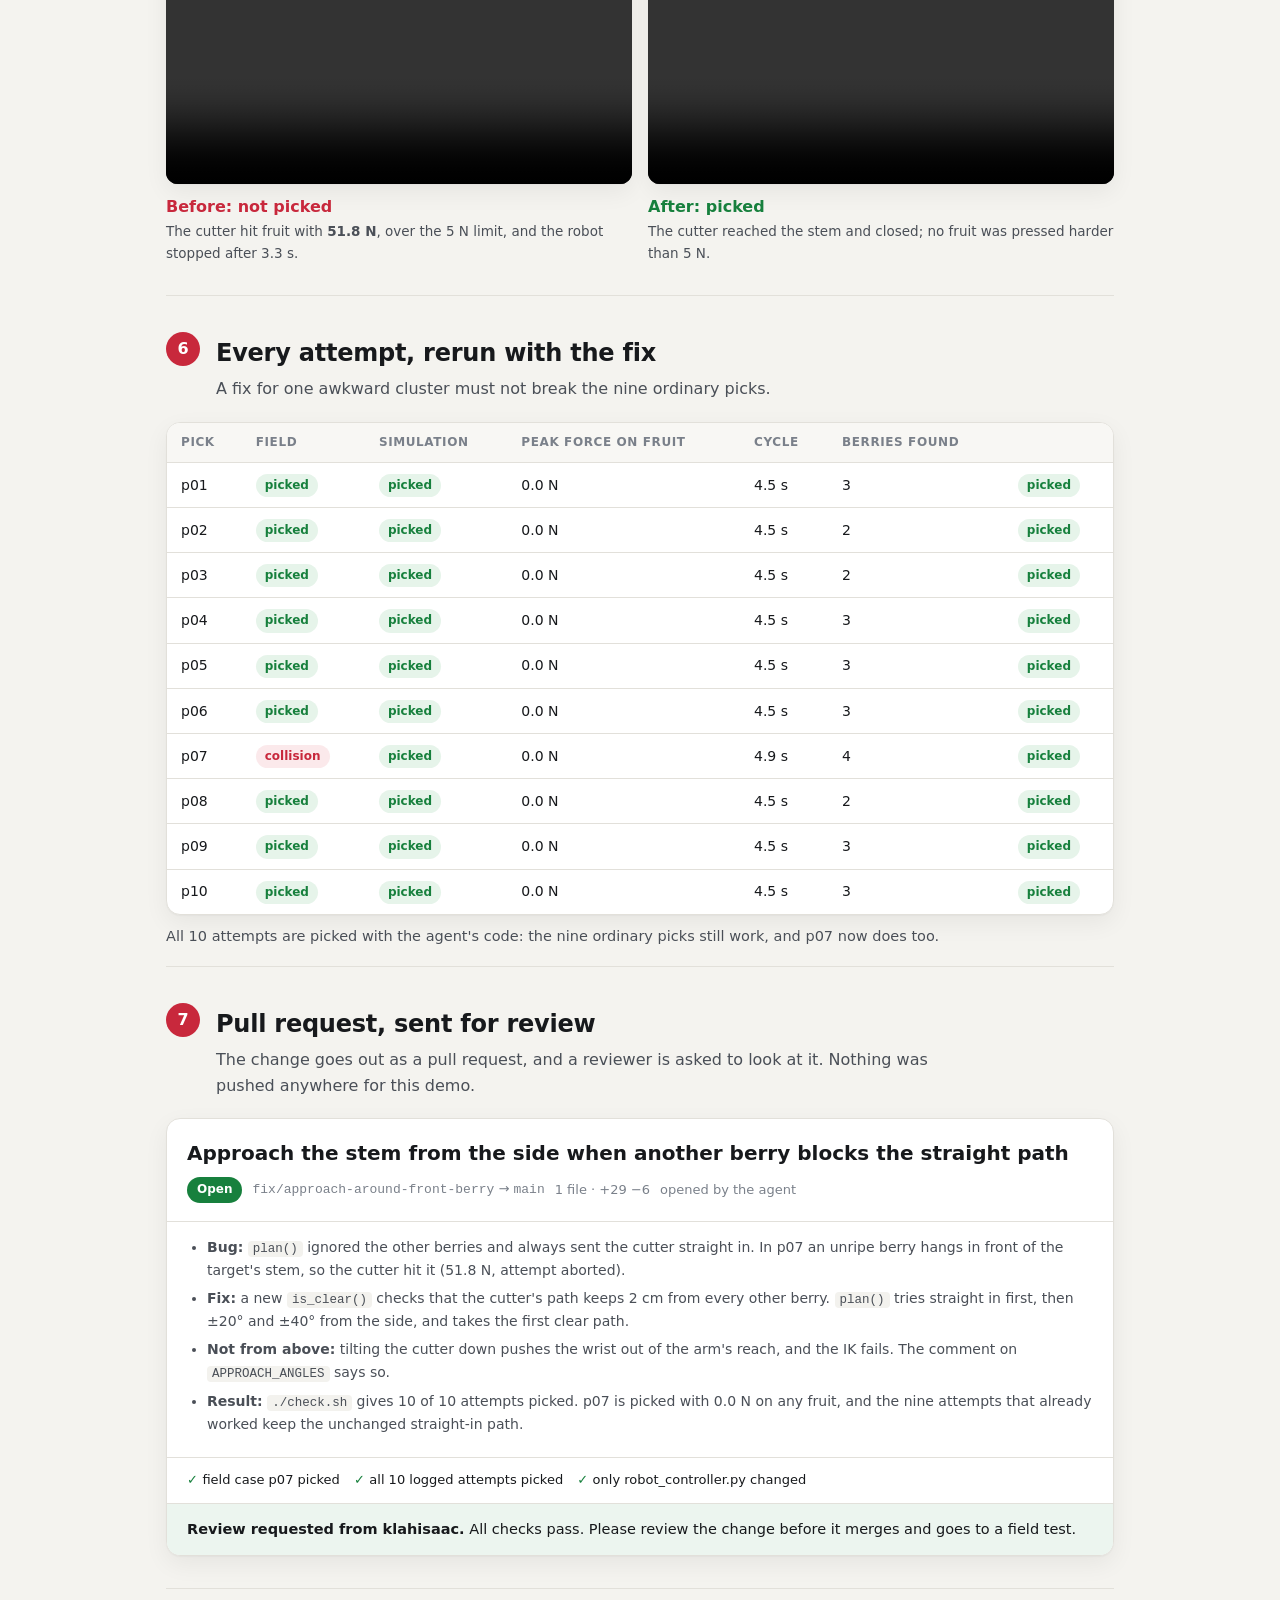
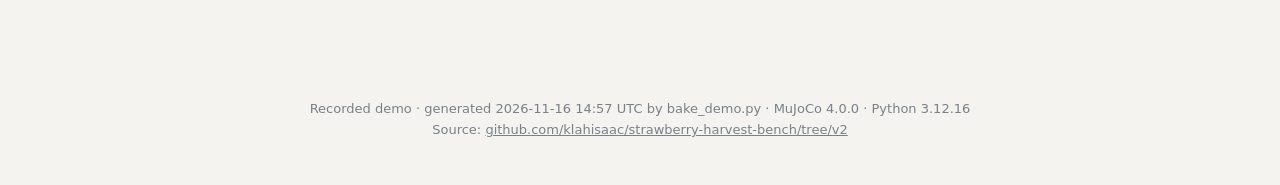
<file: web/v2/index.html>
<!doctype html>
<html lang="en">
<head>
<meta charset="utf-8">
<meta name="viewport" content="width=device-width, initial-scale=1">
<title>Field Failure to Fix</title>
<meta name="description" content="A recorded demo. A strawberry-harvesting robot fails in the field. Its log and RGB-D image become a MuJoCo simulation, an AI agent fixes the robot's controller against it, every logged attempt is rerun, and a pull request goes out for review.">
<link rel="icon" href="data:,">
<link rel="stylesheet" href="demo.css">
</head>
<body>
<nav style="background:#0f1a13;color:#cfe0d3;font:14px/1.4 ui-sans-serif,system-ui,sans-serif;padding:10px 16px;display:flex;gap:16px;align-items:center;justify-content:space-between"><a href="../" style="color:#ffffff;font-weight:700;text-decoration:none">← All versions</a><span>Version 2 · archived</span></nav>

<header class="hero">
  <div class="hero-inner">
    <p class="eyebrow">Strawberry harvest · recorded demo</p>
    <h1>From a field failure<br>to a reviewed fix</h1>
    <p class="lede">A harvesting robot went for a ripe strawberry, hit the unripe one hanging in
      front of it with its cutter, and stopped at its force limit. This page follows that one failure the whole way: found in the
      robot's log, rebuilt as a MuJoCo simulation from the robot's own RGB-D image, reproduced with
      the code as it was, fixed by an AI agent working against the simulation, checked against every
      other logged attempt, and sent for review. Every step below was really run and recorded.</p>
    <ol class="flow" aria-label="The steps">
      <li><a href="#step1">Field log</a></li><li><a href="#step2">Image → simulation</a></li>
      <li><a href="#step3">Reproduce</a></li><li><a href="#step4">Prompt</a></li>
      <li><a href="#step5">AI fix</a></li><li><a href="#step6">Recheck</a></li>
      <li><a href="#step7">Pull request</a></li>
    </ol>
    <p class="source">Source code, as it was for version 2:
      <a href="https://github.com/klahisaac/strawberry-harvest-bench/tree/v2">github.com/klahisaac/strawberry-harvest-bench/tree/v2</a></p>
    <div class="stack" id="stack"></div>
  </div>
</header>

<main>

  <section class="step" id="step1">
    <header class="step-head">
      <span class="step-num">1</span>
      <div><h2>The field log</h2>
        <p>One shift of harvester-01 in gutter row G3. Every attempt writes a line and keeps the
          RGB-D image its camera took just before picking. Nine are ordinary; one is not.</p></div>
    </header>
    <div class="card flush"><table class="log" id="logTable"></table></div>
    <div class="thumbs" id="thumbs"></div>
    <div class="incident">
      <div class="incident-text">
        <p class="label">Incident · selected</p>
        <h3 id="incTitle"></h3>
        <p id="incWhy" class="why"></p>
        <p class="rename-note">Earlier versions of this demo logged this outcome as <code>stem_torn</code>.
          It was renamed to <code>collision</code>: the cutter hits the unripe berry and the robot stops
          at its force limit before reaching the stem.</p>
      </div>
      <figure class="photo rgbd">
        <img id="incRgb" alt="The robot's RGB image of the failed attempt">
        <img id="incDepth" alt="The robot's depth image of the failed attempt">
        <figcaption>The robot's RGB-D image of the failed attempt: colour, and depth (near is warm,
          far is cool). An unripe berry hangs in front of the ripe one, over its top, where the stem is cut.</figcaption>
      </figure>
    </div>
  </section>

  <section class="step" id="step2">
    <header class="step-head">
      <span class="step-num">2</span>
      <div><h2>The image, as a simulation</h2>
        <p>The berries are found in the image, placed in 3D from the depth, and put in front of a
          simulated 6-axis arm.</p></div>
    </header>
    <div class="triptych">
      <figure class="frame">
        <div class="overlay-wrap">
          <img id="foundImg" alt="The failed attempt's image">
          <svg id="foundSvg" class="overlay" viewBox="0 0 640 640"></svg>
        </div>
        <figcaption>The robot's image with the YOLO model's boxes: class and confidence</figcaption>
      </figure>
      <div class="arrow" aria-hidden="true">→</div>
      <figure class="frame">
        <img src="demo/sim-view.png" alt="The same berries in the MuJoCo simulation, seen from the robot's camera">
        <figcaption>The same berries in MuJoCo, seen from where the robot's camera was</figcaption>
      </figure>
    </div>
    <div class="card flush"><table class="data" id="berryTable"></table></div>
    <div class="how" id="howSim"></div>
  </section>

  <section class="step" id="step3">
    <header class="step-head">
      <span class="step-num">3</span>
      <div><h2>The failure, reproduced with the current code</h2>
        <p>Every logged attempt is rebuilt the same way and run with the robot's controller as it
          is. The simulation should end each one the way the field did.</p></div>
    </header>
    <div class="result">
      <video src="demo/before.mp4" controls muted playsinline loop autoplay></video>
      <div class="verdict-panel" id="beforeVerdict"></div>
    </div>
    <div class="card flush"><table class="data" id="beforeTable"></table></div>
    <div class="how" id="howBefore"></div>
  </section>

  <section class="step" id="step4">
    <header class="step-head">
      <span class="step-num">4</span>
      <div><h2>The prompt, and the agent's answer</h2>
        <p>An AI agent was given the field report, a copy of the code, and one command that reruns
          every logged attempt in the simulator. It was allowed to change only the robot's controller.
          Below are the prompt it got and the answer it gave, word for word.</p></div>
    </header>
    <div class="agent-card" id="agentCard"></div>
    <h3 class="subhead">The prompt</h3>
    <pre class="prompt" id="prompt"></pre>
    <h3 class="subhead">The agent's answer</h3>
    <div class="explain" id="answer"></div>
  </section>

  <section class="step" id="step5">
    <header class="step-head">
      <span class="step-num">5</span>
      <div><h2>The fix, in the code</h2>
        <p>The change the agent made to <code>robot_controller.py</code>, and the failed attempt run again with it.</p></div>
    </header>
    <h3 class="subhead">What it changed</h3>
    <div id="diff"></div>
    <details class="transcript"><summary>What the agent said while it worked</summary><div id="sayings"></div></details>
    <h3 class="subhead">The failed attempt, before and after</h3>
    <div class="compare">
      <figure><figcaption>Before — current code</figcaption>
        <video src="demo/before.mp4" controls muted playsinline loop autoplay></video>
        <div class="mini" id="cmpBefore"></div></figure>
      <figure><figcaption>After — the agent's fix</figcaption>
        <video src="demo/after.mp4" controls muted playsinline loop autoplay></video>
        <div class="mini" id="cmpAfter"></div></figure>
    </div>
  </section>

  <section class="step" id="step6">
    <header class="step-head">
      <span class="step-num">6</span>
      <div><h2>Every attempt, rerun with the fix</h2>
        <p>A fix for one awkward cluster must not break the nine ordinary picks.</p></div>
    </header>
    <div class="card flush"><table class="data" id="afterTable"></table></div>
    <p class="smoke-note" id="afterNote"></p>
  </section>

  <section class="step" id="step7">
    <header class="step-head">
      <span class="step-num">7</span>
      <div><h2>Pull request, sent for review</h2>
        <p>The change goes out as a pull request, and a reviewer is asked to look at it. Nothing
          was pushed anywhere for this demo.</p></div>
    </header>
    <div class="pr" id="pr"></div>
  </section>

</main>

<footer class="foot"><span id="foot"></span><br>
  Source: <a href="https://github.com/klahisaac/strawberry-harvest-bench/tree/v2">github.com/klahisaac/strawberry-harvest-bench/tree/v2</a></footer>

<script src="demo/data.js"></script>
<script src="demo.js"></script>
</body>
</html>
</file>
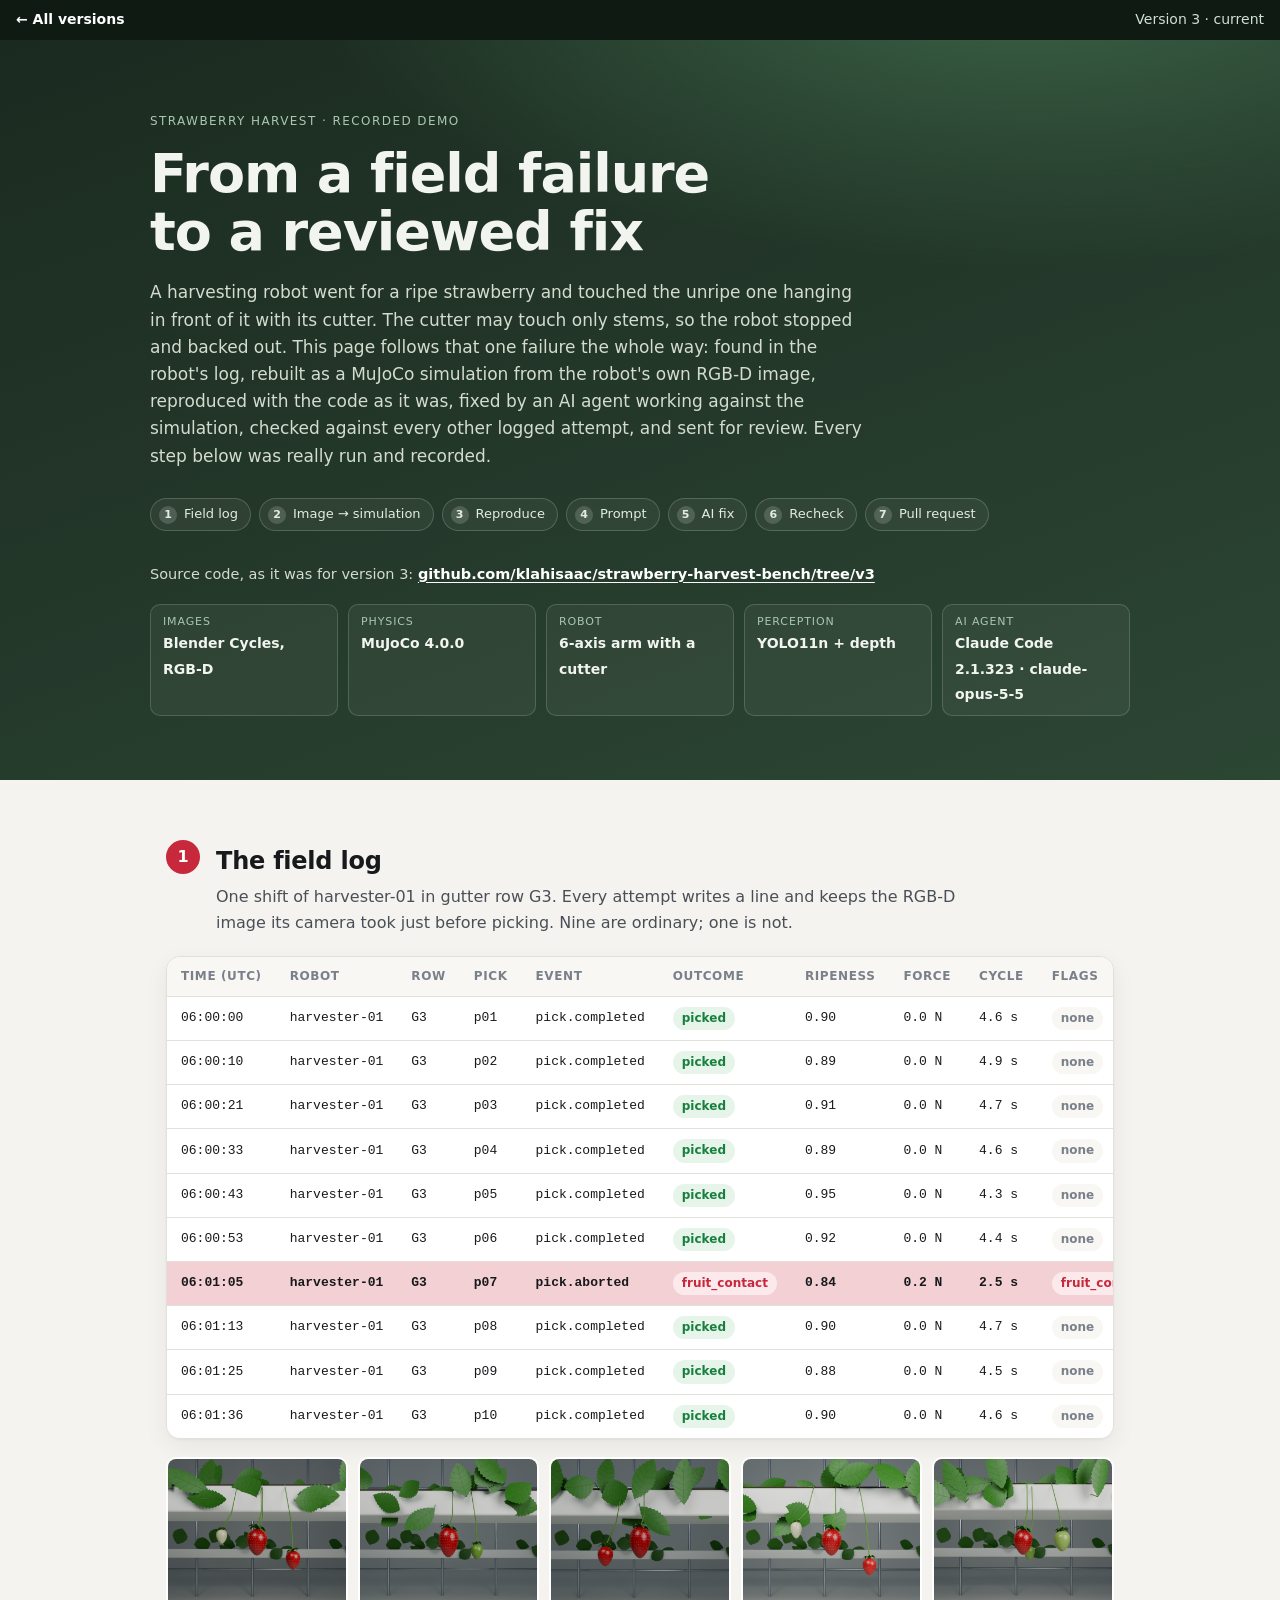
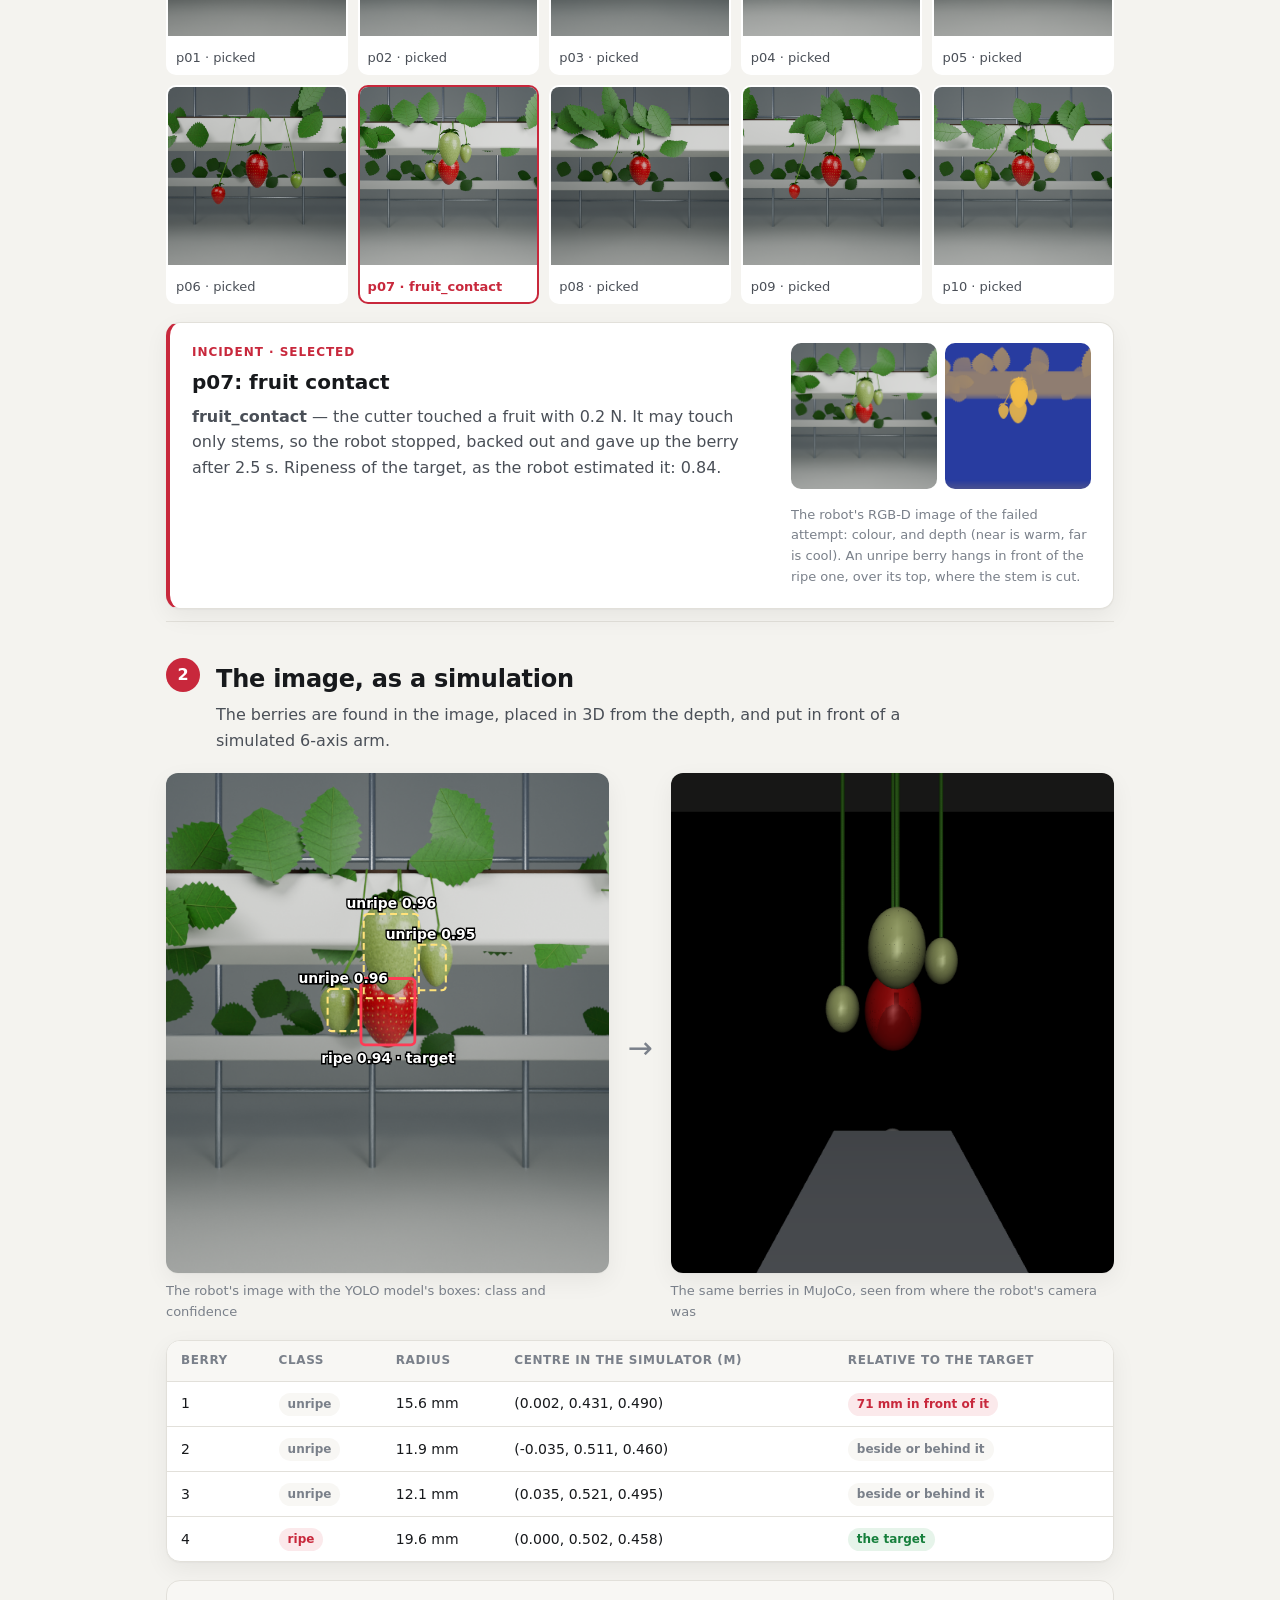
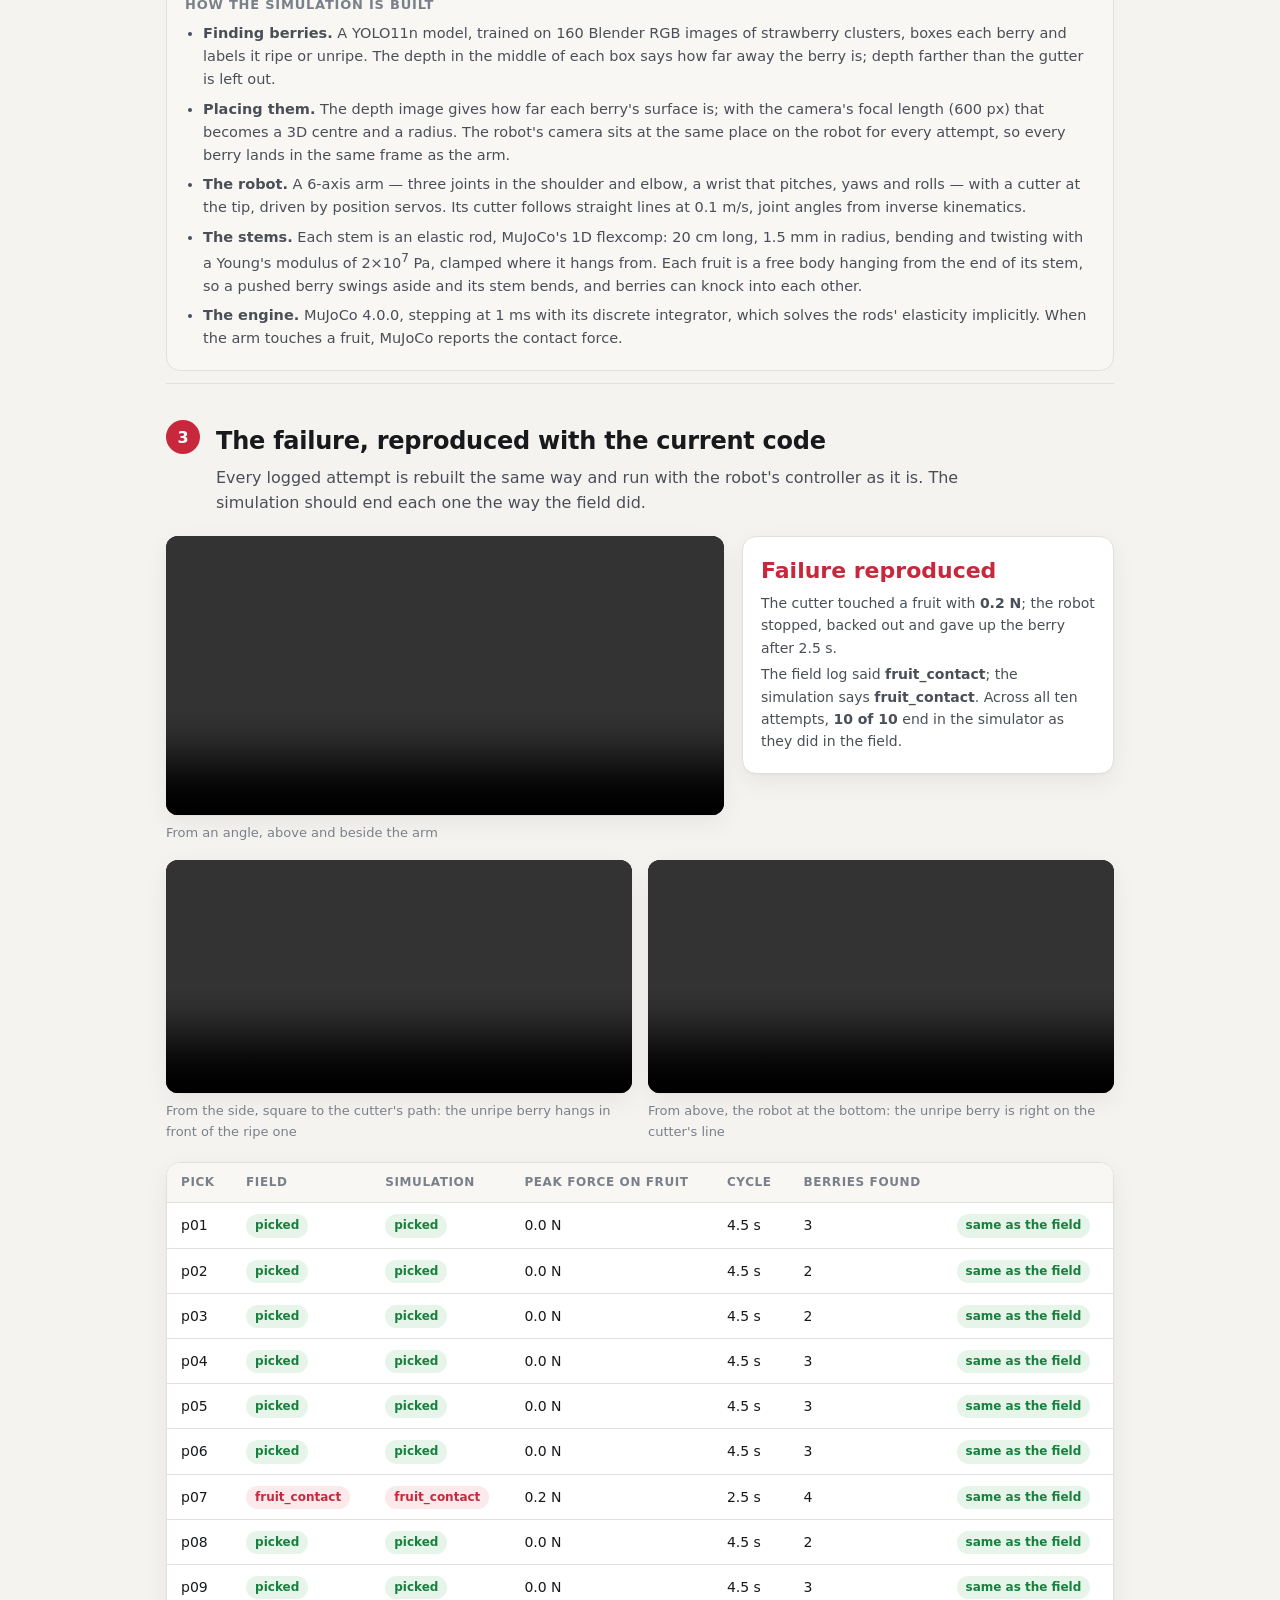
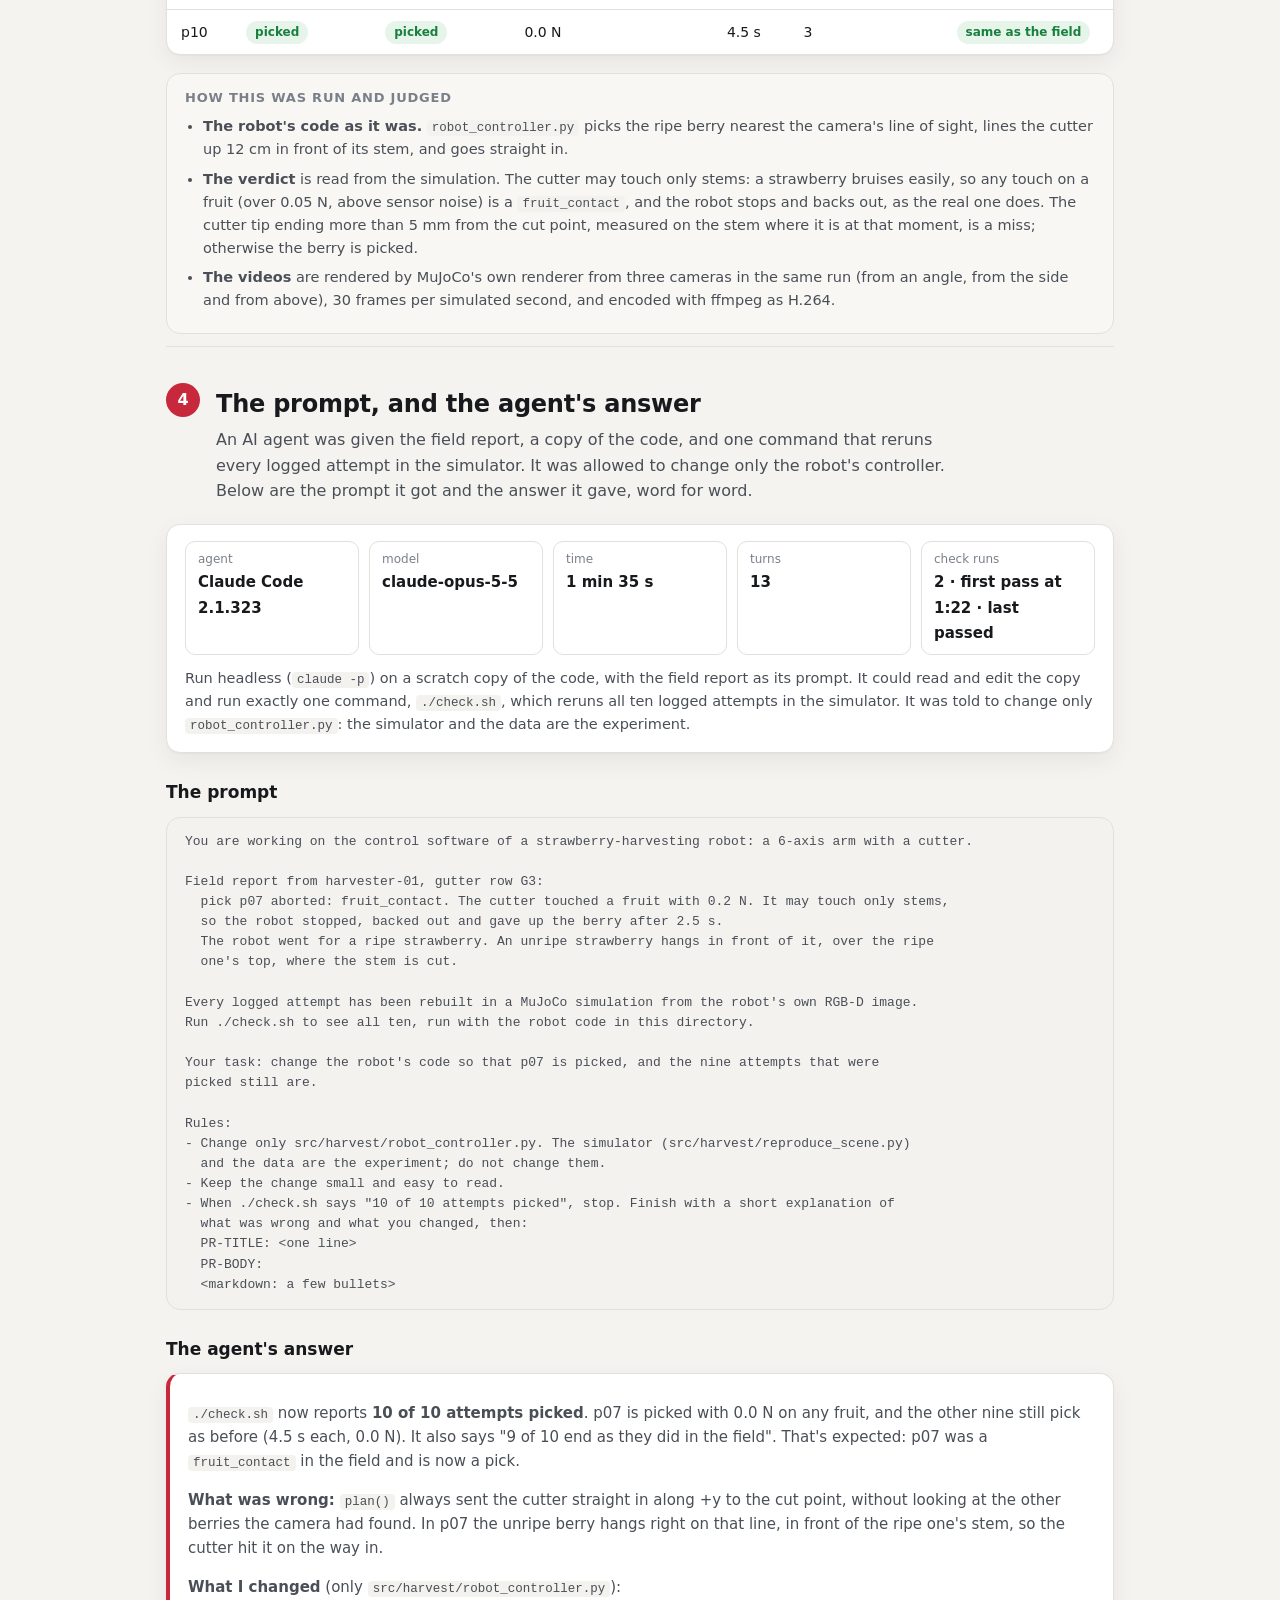
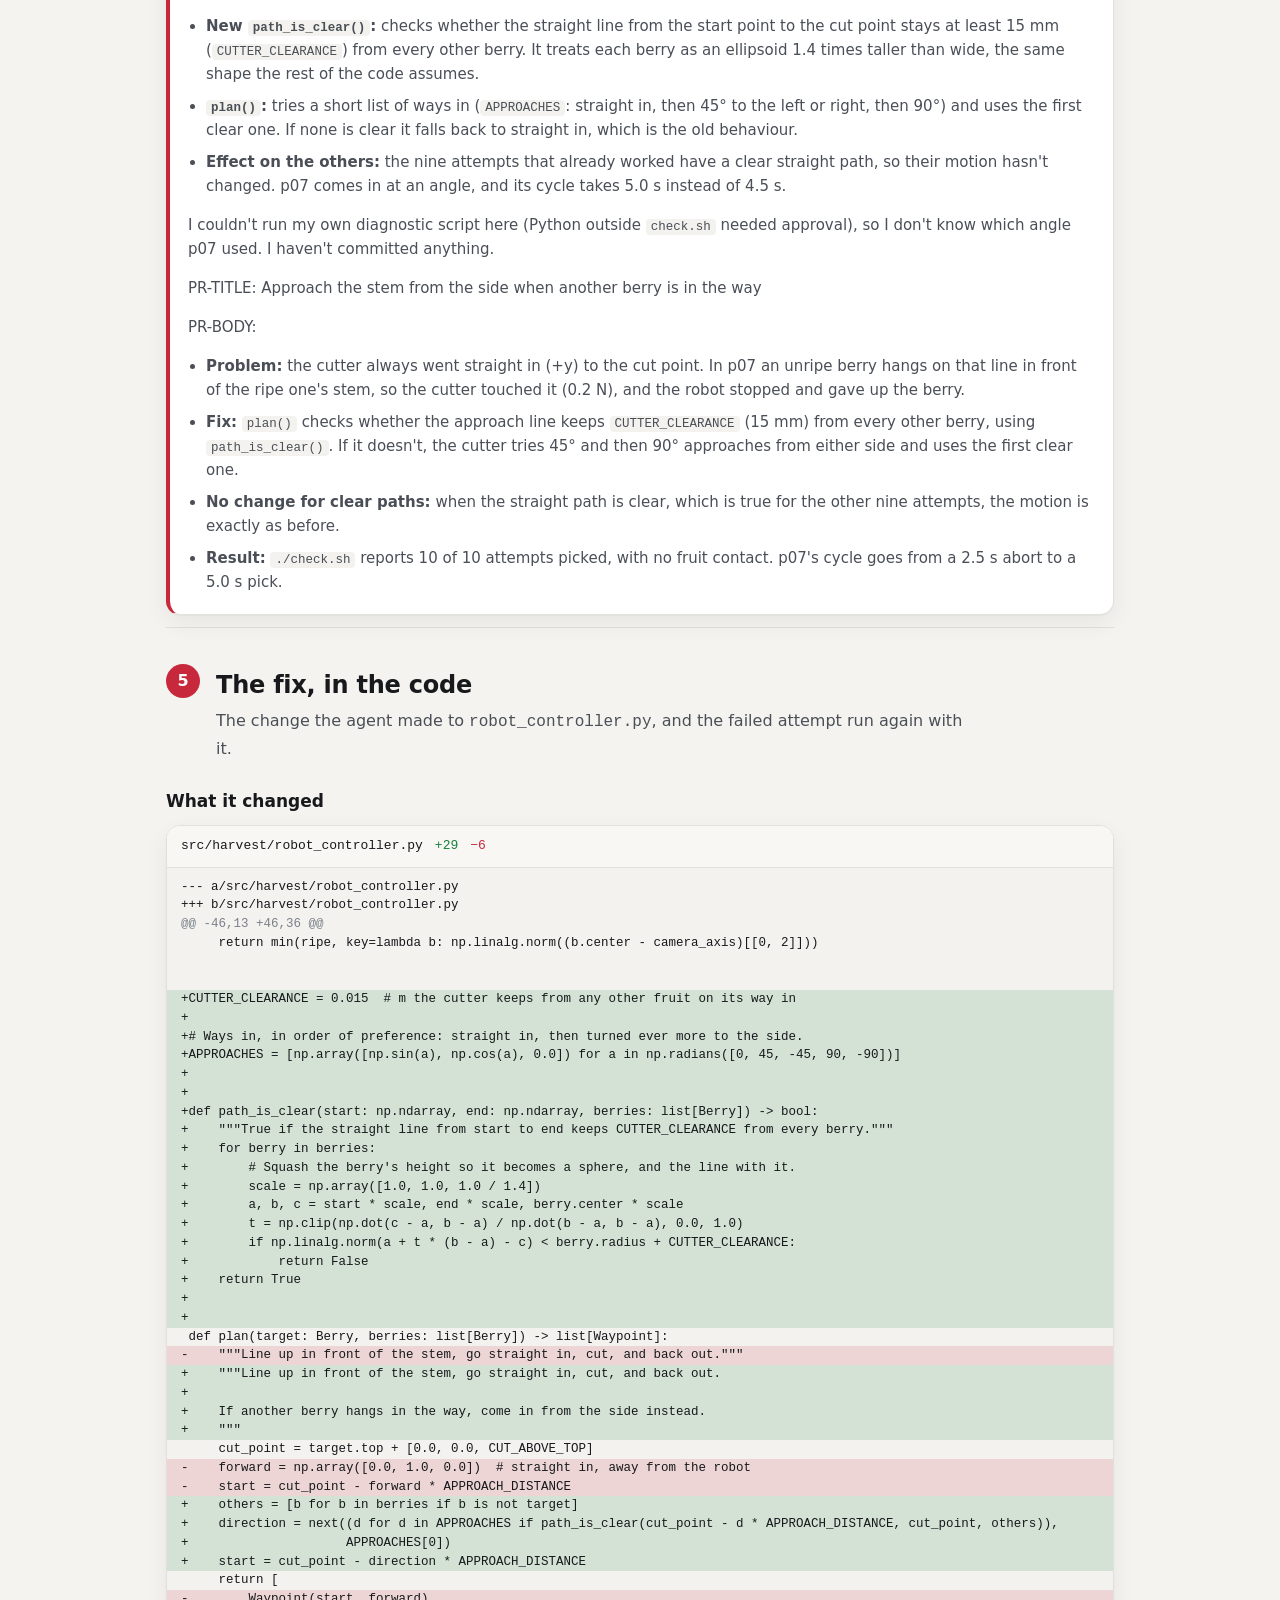
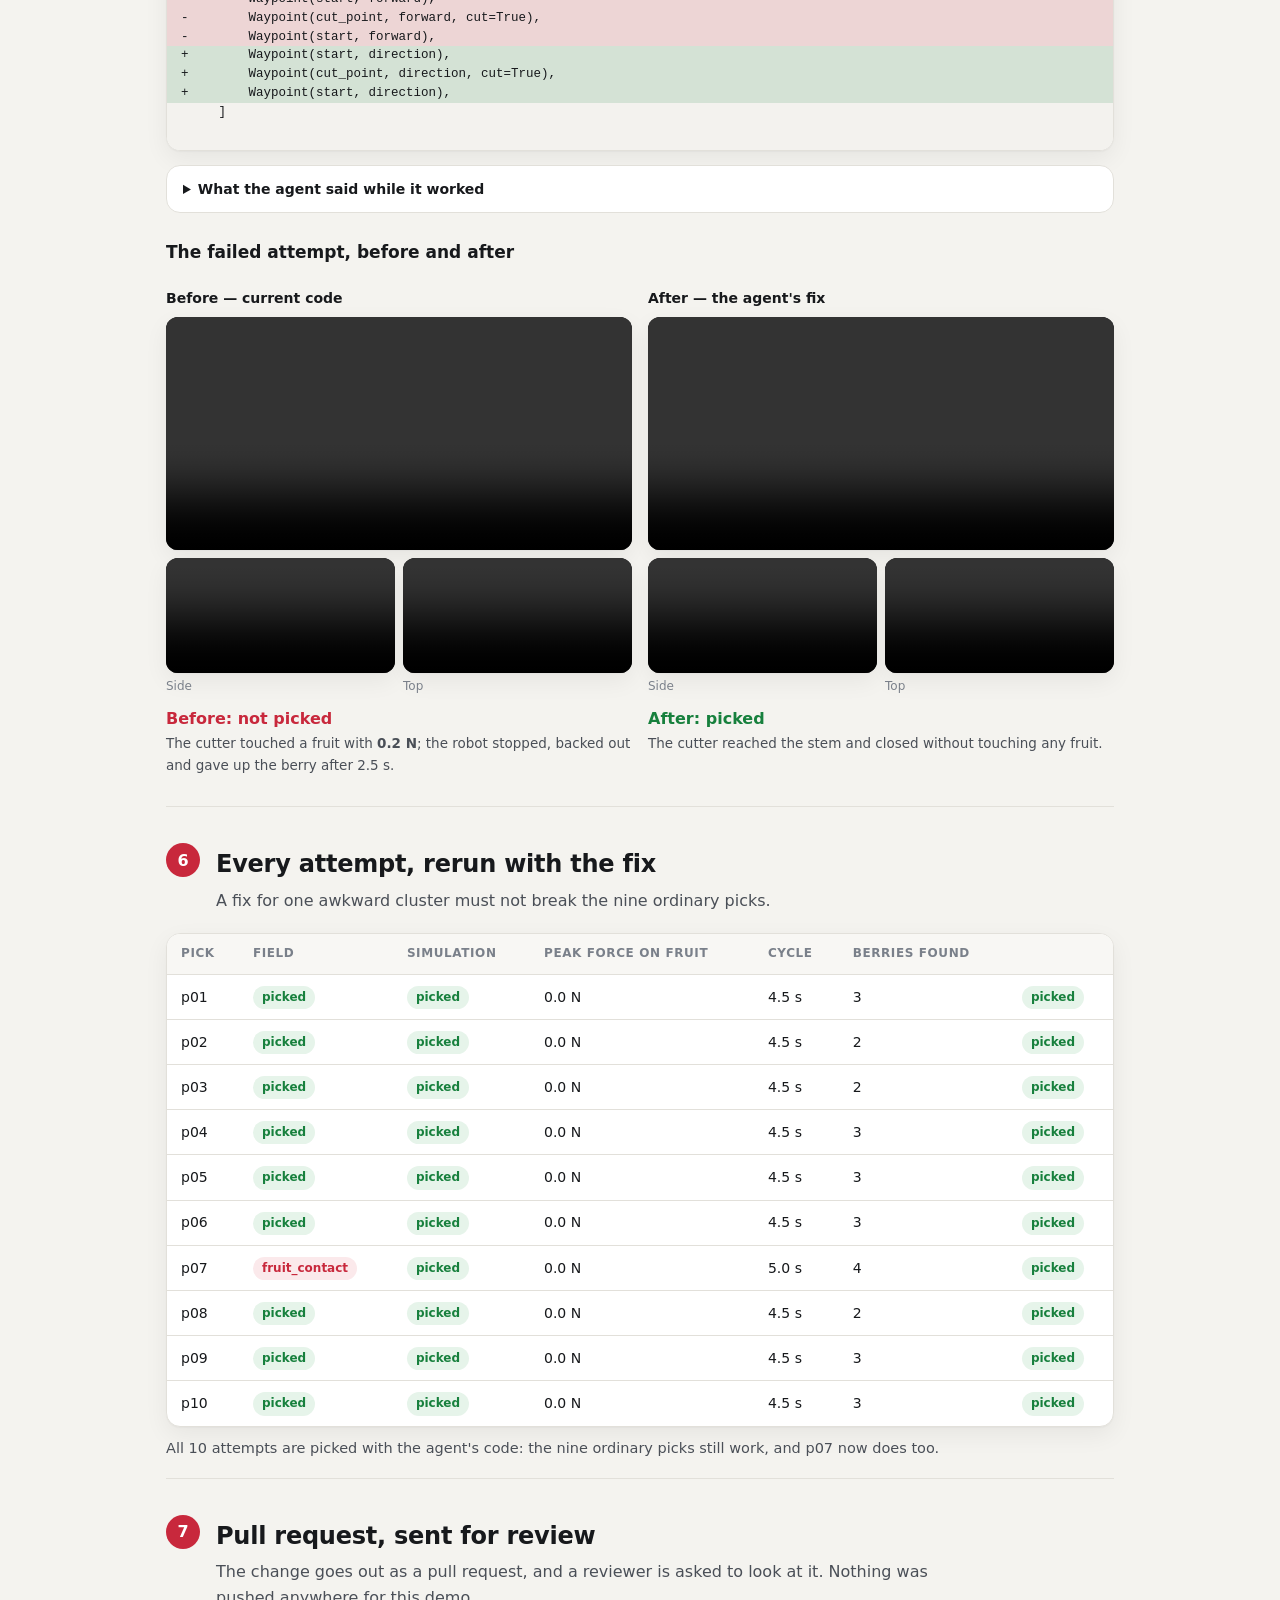
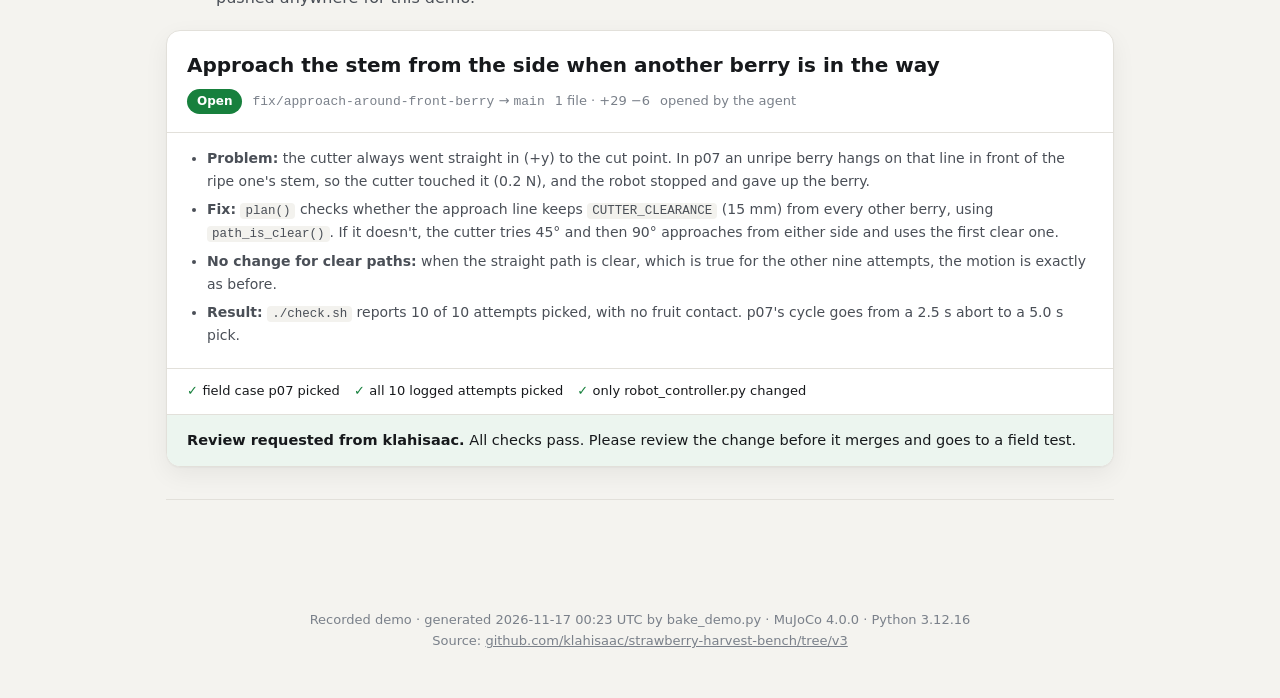
<file: web/v3/index.html>
<!doctype html>
<html lang="en">
<head>
<meta charset="utf-8">
<meta name="viewport" content="width=device-width, initial-scale=1">
<title>Field Failure to Fix</title>
<meta name="description" content="A recorded demo. A strawberry-harvesting robot fails in the field. Its log and RGB-D image become a MuJoCo simulation, an AI agent fixes the robot's controller against it, every logged attempt is rerun, and a pull request goes out for review.">
<link rel="icon" href="data:,">
<link rel="stylesheet" href="demo.css">
</head>
<body>
<nav style="background:#0f1a13;color:#cfe0d3;font:14px/1.4 ui-sans-serif,system-ui,sans-serif;padding:10px 16px;display:flex;gap:16px;align-items:center;justify-content:space-between"><a href="../" style="color:#ffffff;font-weight:700;text-decoration:none">← All versions</a><span>Version 3 · current</span></nav>

<header class="hero">
  <div class="hero-inner">
    <p class="eyebrow">Strawberry harvest · recorded demo</p>
    <h1>From a field failure<br>to a reviewed fix</h1>
    <p class="lede">A harvesting robot went for a ripe strawberry and touched the unripe one hanging in
      front of it with its cutter. The cutter may touch only stems, so the robot stopped and backed out. This page follows that one failure the whole way: found in the
      robot's log, rebuilt as a MuJoCo simulation from the robot's own RGB-D image, reproduced with
      the code as it was, fixed by an AI agent working against the simulation, checked against every
      other logged attempt, and sent for review. Every step below was really run and recorded.</p>
    <ol class="flow" aria-label="The steps">
      <li><a href="#step1">Field log</a></li><li><a href="#step2">Image → simulation</a></li>
      <li><a href="#step3">Reproduce</a></li><li><a href="#step4">Prompt</a></li>
      <li><a href="#step5">AI fix</a></li><li><a href="#step6">Recheck</a></li>
      <li><a href="#step7">Pull request</a></li>
    </ol>
    <p class="source">Source code, as it was for version 3:
      <a href="https://github.com/klahisaac/strawberry-harvest-bench/tree/v3">github.com/klahisaac/strawberry-harvest-bench/tree/v3</a></p>
    <div class="stack" id="stack"></div>
  </div>
</header>

<main>

  <section class="step" id="step1">
    <header class="step-head">
      <span class="step-num">1</span>
      <div><h2>The field log</h2>
        <p>One shift of harvester-01 in gutter row G3. Every attempt writes a line and keeps the
          RGB-D image its camera took just before picking. Nine are ordinary; one is not.</p></div>
    </header>
    <div class="card flush"><table class="log" id="logTable"></table></div>
    <div class="thumbs" id="thumbs"></div>
    <div class="incident">
      <div class="incident-text">
        <p class="label">Incident · selected</p>
        <h3 id="incTitle"></h3>
        <p id="incWhy" class="why"></p>
      </div>
      <figure class="photo rgbd">
        <img id="incRgb" alt="The robot's RGB image of the failed attempt">
        <img id="incDepth" alt="The robot's depth image of the failed attempt">
        <figcaption>The robot's RGB-D image of the failed attempt: colour, and depth (near is warm,
          far is cool). An unripe berry hangs in front of the ripe one, over its top, where the stem is cut.</figcaption>
      </figure>
    </div>
  </section>

  <section class="step" id="step2">
    <header class="step-head">
      <span class="step-num">2</span>
      <div><h2>The image, as a simulation</h2>
        <p>The berries are found in the image, placed in 3D from the depth, and put in front of a
          simulated 6-axis arm.</p></div>
    </header>
    <div class="triptych">
      <figure class="frame">
        <div class="overlay-wrap">
          <img id="foundImg" alt="The failed attempt's image">
          <svg id="foundSvg" class="overlay" viewBox="0 0 640 640"></svg>
        </div>
        <figcaption>The robot's image with the YOLO model's boxes: class and confidence</figcaption>
      </figure>
      <div class="arrow" aria-hidden="true">→</div>
      <figure class="frame">
        <img src="demo/sim-view.png" alt="The same berries in the MuJoCo simulation, seen from the robot's camera">
        <figcaption>The same berries in MuJoCo, seen from where the robot's camera was</figcaption>
      </figure>
    </div>
    <div class="card flush"><table class="data" id="berryTable"></table></div>
    <div class="how" id="howSim"></div>
  </section>

  <section class="step" id="step3">
    <header class="step-head">
      <span class="step-num">3</span>
      <div><h2>The failure, reproduced with the current code</h2>
        <p>Every logged attempt is rebuilt the same way and run with the robot's controller as it
          is. The simulation should end each one the way the field did.</p></div>
    </header>
    <div class="result">
      <figure class="angle-main">
        <video src="demo/before.mp4" controls muted playsinline loop autoplay></video>
        <figcaption>From an angle, above and beside the arm</figcaption>
      </figure>
      <div class="verdict-panel" id="beforeVerdict"></div>
    </div>
    <div class="angles">
      <figure>
        <video src="demo/before-side.mp4" controls muted playsinline loop autoplay></video>
        <figcaption>From the side, square to the cutter's path: the unripe berry hangs in front of the ripe one</figcaption>
      </figure>
      <figure>
        <video src="demo/before-top.mp4" controls muted playsinline loop autoplay></video>
        <figcaption>From above, the robot at the bottom: the unripe berry is right on the cutter's line</figcaption>
      </figure>
    </div>
    <div class="card flush"><table class="data" id="beforeTable"></table></div>
    <div class="how" id="howBefore"></div>
  </section>

  <section class="step" id="step4">
    <header class="step-head">
      <span class="step-num">4</span>
      <div><h2>The prompt, and the agent's answer</h2>
        <p>An AI agent was given the field report, a copy of the code, and one command that reruns
          every logged attempt in the simulator. It was allowed to change only the robot's controller.
          Below are the prompt it got and the answer it gave, word for word.</p></div>
    </header>
    <div class="agent-card" id="agentCard"></div>
    <h3 class="subhead">The prompt</h3>
    <pre class="prompt" id="prompt"></pre>
    <h3 class="subhead">The agent's answer</h3>
    <div class="explain" id="answer"></div>
  </section>

  <section class="step" id="step5">
    <header class="step-head">
      <span class="step-num">5</span>
      <div><h2>The fix, in the code</h2>
        <p>The change the agent made to <code>robot_controller.py</code>, and the failed attempt run again with it.</p></div>
    </header>
    <h3 class="subhead">What it changed</h3>
    <div id="diff"></div>
    <details class="transcript"><summary>What the agent said while it worked</summary><div id="sayings"></div></details>
    <h3 class="subhead">The failed attempt, before and after</h3>
    <div class="compare">
      <figure><figcaption>Before — current code</figcaption>
        <video src="demo/before.mp4" controls muted playsinline loop autoplay></video>
        <div class="angle-pair">
          <figure><video src="demo/before-side.mp4" controls muted playsinline loop autoplay></video><figcaption>Side</figcaption></figure>
          <figure><video src="demo/before-top.mp4" controls muted playsinline loop autoplay></video><figcaption>Top</figcaption></figure>
        </div>
        <div class="mini" id="cmpBefore"></div></figure>
      <figure><figcaption>After — the agent's fix</figcaption>
        <video src="demo/after.mp4" controls muted playsinline loop autoplay></video>
        <div class="angle-pair">
          <figure><video src="demo/after-side.mp4" controls muted playsinline loop autoplay></video><figcaption>Side</figcaption></figure>
          <figure><video src="demo/after-top.mp4" controls muted playsinline loop autoplay></video><figcaption>Top</figcaption></figure>
        </div>
        <div class="mini" id="cmpAfter"></div></figure>
    </div>
  </section>

  <section class="step" id="step6">
    <header class="step-head">
      <span class="step-num">6</span>
      <div><h2>Every attempt, rerun with the fix</h2>
        <p>A fix for one awkward cluster must not break the nine ordinary picks.</p></div>
    </header>
    <div class="card flush"><table class="data" id="afterTable"></table></div>
    <p class="smoke-note" id="afterNote"></p>
  </section>

  <section class="step" id="step7">
    <header class="step-head">
      <span class="step-num">7</span>
      <div><h2>Pull request, sent for review</h2>
        <p>The change goes out as a pull request, and a reviewer is asked to look at it. Nothing
          was pushed anywhere for this demo.</p></div>
    </header>
    <div class="pr" id="pr"></div>
  </section>

</main>

<footer class="foot"><span id="foot"></span><br>
  Source: <a href="https://github.com/klahisaac/strawberry-harvest-bench/tree/v3">github.com/klahisaac/strawberry-harvest-bench/tree/v3</a></footer>

<script src="demo/data.js"></script>
<script src="demo.js"></script>
</body>
</html>
</file>
<file: web/versions.css>
/* The versions page: one card per version of the demo. */

:root {
  color-scheme: light dark;
  --bg: #f4f3ef;
  --surface: #ffffff;
  --ink: #17191c;
  --ink-2: #4a4f57;
  --muted: #7a808a;
  --line: #e2e0da;
  --ok: #17803d;
  --ok-soft: #e6f4ea;
  --bad: #c8283c;
  --bad-soft: #fbe9eb;
  --warn: #9a6700;
  --warn-soft: #fbf1dc;
  --hero-a: #1b2a20;
  --hero-b: #2c4634;
  --radius: 14px;
  --shadow: 0 1px 2px rgba(20, 20, 20, 0.04), 0 8px 24px rgba(20, 20, 20, 0.06);
  --shadow-hover: 0 2px 4px rgba(20, 20, 20, 0.06), 0 14px 36px rgba(20, 20, 20, 0.12);
  --mono: ui-monospace, "SF Mono", SFMono-Regular, Menlo, Consolas, monospace;
}
@media (prefers-color-scheme: dark) {
  :root:not([data-theme="light"]) {
    --bg: #121315; --surface: #1b1d20; --ink: #eceef0; --ink-2: #b6bbc2; --muted: #8b919a;
    --line: #2d3136; --ok: #4cc77b; --ok-soft: #15301f; --bad: #ff5b6e; --bad-soft: #3a1a1f;
    --warn: #e2a63b; --warn-soft: #33280f;
    --shadow: 0 1px 2px rgba(0, 0, 0, 0.3), 0 8px 24px rgba(0, 0, 0, 0.35);
    --shadow-hover: 0 2px 4px rgba(0, 0, 0, 0.4), 0 14px 36px rgba(0, 0, 0, 0.5);
  }
}
:root[data-theme="dark"] {
  --bg: #121315; --surface: #1b1d20; --ink: #eceef0; --ink-2: #b6bbc2; --muted: #8b919a;
  --line: #2d3136; --ok: #4cc77b; --ok-soft: #15301f; --bad: #ff5b6e; --bad-soft: #3a1a1f;
  --warn: #e2a63b; --warn-soft: #33280f;
  --shadow: 0 1px 2px rgba(0, 0, 0, 0.3), 0 8px 24px rgba(0, 0, 0, 0.35);
  --shadow-hover: 0 2px 4px rgba(0, 0, 0, 0.4), 0 14px 36px rgba(0, 0, 0, 0.5);
}

* { box-sizing: border-box; }
body {
  margin: 0; background: var(--bg); color: var(--ink);
  font: 16px/1.6 ui-sans-serif, system-ui, -apple-system, "Segoe UI", Roboto, sans-serif;
  -webkit-font-smoothing: antialiased;
}
code { font-family: var(--mono); font-size: 0.92em; }
a { color: inherit; }

.hero {
  background: radial-gradient(1200px 500px at 80% -10%, #3c6447 0%, transparent 60%),
              linear-gradient(160deg, var(--hero-a), var(--hero-b));
  color: #f1f4ef; padding: 72px 16px 56px;
}
.hero-inner { max-width: 1080px; margin: 0 auto; }
.eyebrow { text-transform: uppercase; letter-spacing: 0.12em; font-size: 12px; color: #a9c7b0; margin: 0 0 14px; }
.hero h1 { font-size: clamp(32px, 5vw, 50px); line-height: 1.08; letter-spacing: -0.02em; margin: 0 0 18px; }
.lede { max-width: 760px; font-size: 17px; color: #d3dccf; margin: 0 0 12px; }
.source { font-size: 14px; color: #a9c7b0; margin: 18px 0 0; }
.source a { color: #e4ece1; }

main { max-width: 1080px; margin: 0 auto; padding: 36px 16px 80px; }
.cards { display: grid; grid-template-columns: repeat(3, minmax(0, 1fr)); gap: 20px; list-style: none; padding: 0; margin: 0; }
@media (max-width: 900px) { .cards { grid-template-columns: 1fr; } }

.card {
  display: flex; flex-direction: column; height: 100%;
  background: var(--surface); border: 1px solid var(--line); border-radius: var(--radius);
  box-shadow: var(--shadow); overflow: hidden; text-decoration: none; color: inherit;
  transition: transform 0.12s ease, box-shadow 0.12s ease;
}
a.card:hover, a.card:focus-visible { transform: translateY(-3px); box-shadow: var(--shadow-hover); }
a.card:focus-visible { outline: 2px solid var(--ok); outline-offset: 2px; }
.card.pending { border-style: dashed; }

.thumb { aspect-ratio: 4 / 3; background: #000; overflow: hidden; }
.thumb img { width: 100%; height: 100%; object-fit: cover; display: block; }

.body { padding: 18px 20px 20px; display: flex; flex-direction: column; gap: 14px; flex: 1; }
.head { display: flex; align-items: center; gap: 10px; flex-wrap: wrap; }
.version { font-weight: 800; font-size: 22px; letter-spacing: -0.01em; }
.status { font-size: 12px; font-weight: 700; padding: 2px 9px; border-radius: 999px; }
.status.archived { color: var(--muted); border: 1px solid var(--line); }
.status.live { color: var(--ok); background: var(--ok-soft); }
.status.wip { color: var(--warn); background: var(--warn-soft); }
.card h2 { font-size: 17px; line-height: 1.35; margin: 0; }

.block h3 { font-size: 12px; text-transform: uppercase; letter-spacing: 0.08em; margin: 0 0 6px; color: var(--muted); }
.block ul { margin: 0; padding-left: 18px; font-size: 14px; color: var(--ink-2); }
.block li + li { margin-top: 4px; }
.block.problem { background: var(--bad-soft); border-left: 3px solid var(--bad); border-radius: 8px; padding: 10px 12px; }
.block.problem h3 { color: var(--bad); }
.block.better { background: var(--ok-soft); border-left: 3px solid var(--ok); border-radius: 8px; padding: 10px 12px; }
.block.better h3 { color: var(--ok); }
.block.open { background: var(--warn-soft); border-left: 3px solid var(--warn); border-radius: 8px; padding: 10px 12px; }
.block.open h3 { color: var(--warn); }

.cta { margin-top: auto; font-size: 14px; font-weight: 700; color: var(--ok); }
.card.pending .cta { color: var(--muted); font-weight: 600; }

.foot { max-width: 1080px; margin: 0 auto; padding: 0 16px 48px; color: var(--muted); font-size: 14px; }
</file>
<file: web/v1/demo.css>
/* Harvest Bench demo page. */

:root {
  color-scheme: light dark;
  --bg: #f4f3ef;
  --surface: #ffffff;
  --surface-2: #f8f7f4;
  --ink: #17191c;
  --ink-2: #4a4f57;
  --muted: #7a808a;
  --line: #e2e0da;
  --brand: #c8283c;
  --brand-ink: #ffffff;
  --brand-soft: #fbe9eb;
  --ok: #17803d;
  --ok-soft: #e6f4ea;
  --bad: #c8283c;
  --bad-soft: #fbe9eb;
  --warn: #9a6700;
  --code-bg: #f3f2ee;
  --hero-a: #1b2a20;
  --hero-b: #2c4634;
  --radius: 14px;
  --shadow: 0 1px 2px rgba(20, 20, 20, 0.04), 0 8px 24px rgba(20, 20, 20, 0.06);
  --mono: ui-monospace, "SF Mono", SFMono-Regular, Menlo, Consolas, monospace;
}

@media (prefers-color-scheme: dark) {
  :root:not([data-theme="light"]) {
    --bg: #121315;
    --surface: #1b1d20;
    --surface-2: #202326;
    --ink: #eceef0;
    --ink-2: #b6bbc2;
    --muted: #8b919a;
    --line: #2d3136;
    --brand: #ff5b6e;
    --brand-ink: #1b0d10;
    --brand-soft: #3a1a1f;
    --ok: #4cc77b;
    --ok-soft: #15301f;
    --bad: #ff5b6e;
    --bad-soft: #3a1a1f;
    --warn: #e2a63b;
    --code-bg: #16181b;
    --shadow: 0 1px 2px rgba(0, 0, 0, 0.3), 0 8px 24px rgba(0, 0, 0, 0.35);
  }
}
:root[data-theme="dark"] {
  --bg: #121315; --surface: #1b1d20; --surface-2: #202326; --ink: #eceef0; --ink-2: #b6bbc2;
  --muted: #8b919a; --line: #2d3136; --brand: #ff5b6e; --brand-ink: #1b0d10; --brand-soft: #3a1a1f;
  --ok: #4cc77b; --ok-soft: #15301f; --bad: #ff5b6e; --bad-soft: #3a1a1f; --warn: #e2a63b;
  --code-bg: #16181b; --shadow: 0 1px 2px rgba(0, 0, 0, 0.3), 0 8px 24px rgba(0, 0, 0, 0.35);
}

* { box-sizing: border-box; }
html { scroll-behavior: smooth; }
body {
  margin: 0; background: var(--bg); color: var(--ink);
  font: 16px/1.6 ui-sans-serif, system-ui, -apple-system, "Segoe UI", Roboto, sans-serif;
  -webkit-font-smoothing: antialiased;
}
img, video { max-width: 100%; display: block; }
code, pre { font-family: var(--mono); }

/* ---- hero ---- */
.hero {
  background: radial-gradient(1200px 500px at 80% -10%, #3c6447 0%, transparent 60%),
              linear-gradient(160deg, var(--hero-a), var(--hero-b));
  color: #f1f4ef; padding: 72px 16px 64px;
}
.hero-inner { max-width: 980px; margin: 0 auto; }
.eyebrow { text-transform: uppercase; letter-spacing: 0.12em; font-size: 12px; color: #a9c7b0; margin: 0 0 14px; }
.hero h1 { font-size: clamp(34px, 5vw, 54px); line-height: 1.08; letter-spacing: -0.02em; margin: 0 0 18px; }
.lede { max-width: 720px; font-size: 17px; color: #d3dccf; margin: 0 0 28px; }
.flow { display: flex; flex-wrap: wrap; gap: 8px; padding: 0; margin: 0 0 32px; list-style: none; counter-reset: f; }
.flow li {
  counter-increment: f; font-size: 13px; color: #e4ece1;
  border: 1px solid rgba(255, 255, 255, 0.18); border-radius: 999px; padding: 5px 12px 5px 8px;
  background: rgba(255, 255, 255, 0.05);
}
.flow li::before {
  content: counter(f); display: inline-grid; place-items: center; width: 18px; height: 18px;
  margin-right: 7px; border-radius: 50%; background: rgba(255, 255, 255, 0.16); font-size: 11px; font-weight: 700;
}

/* ---- buttons ---- */
.btn {
  font: inherit; font-weight: 600; font-size: 15px; cursor: pointer;
  border-radius: 10px; padding: 10px 18px; border: 1px solid var(--line);
  background: var(--surface); color: var(--ink); transition: transform 0.06s, opacity 0.2s;
}
.btn:active { transform: translateY(1px); }
.btn[disabled] { opacity: 0.45; cursor: not-allowed; }
.btn-primary { background: var(--brand); border-color: var(--brand); color: var(--brand-ink); }
.hero .btn-primary { background: #ff5b6e; border-color: #ff5b6e; color: #1b0d10; }
.btn-lg { font-size: 17px; padding: 14px 26px; border-radius: 12px; }

/* ---- progress rail ---- */
.rail {
  position: sticky; top: 0; z-index: 20; background: color-mix(in srgb, var(--bg) 88%, transparent);
  backdrop-filter: blur(8px); border-bottom: 1px solid var(--line);
}
.rail ol { max-width: 980px; margin: 0 auto; padding: 10px 16px; display: flex; gap: 6px; list-style: none; overflow-x: auto; }
.rail li {
  flex: 1 0 auto; text-align: center; font-size: 13px; color: var(--muted);
  padding: 6px 10px; border-radius: 8px; white-space: nowrap;
}
.rail li.on { color: var(--ink); background: var(--surface); box-shadow: var(--shadow); font-weight: 600; }
.rail li.done { color: var(--ok); }

/* ---- steps ---- */
main { max-width: 980px; margin: 0 auto; padding: 24px 16px 80px; }
.step { padding: 36px 0 12px; border-bottom: 1px solid var(--line); animation: rise 0.35s ease-out; }
@keyframes rise { from { opacity: 0; transform: translateY(8px); } to { opacity: 1; transform: none; } }
.step-head { display: flex; gap: 16px; align-items: flex-start; margin-bottom: 20px; }
.step-num {
  flex: 0 0 auto; width: 34px; height: 34px; border-radius: 50%; display: grid; place-items: center;
  background: var(--brand); color: var(--brand-ink); font-weight: 700;
}
.step-head h2 { margin: 2px 0 4px; font-size: 24px; letter-spacing: -0.01em; }
.step-head p { margin: 0; color: var(--ink-2); max-width: 760px; }
.next { margin: 24px 0 8px; display: flex; justify-content: flex-end; }
.action { display: flex; align-items: center; gap: 14px; margin-bottom: 18px; flex-wrap: wrap; }
.status { color: var(--muted); font-size: 14px; }
.status .spin {
  display: inline-block; width: 14px; height: 14px; border-radius: 50%; vertical-align: -2px; margin-right: 8px;
  border: 2px solid var(--line); border-top-color: var(--brand); animation: spin 0.8s linear infinite;
}
@keyframes spin { to { transform: rotate(360deg); } }

.card { background: var(--surface); border: 1px solid var(--line); border-radius: var(--radius); box-shadow: var(--shadow); }
.card.flush { overflow-x: auto; }

/* ---- tables ---- */
table { border-collapse: collapse; width: 100%; font-size: 14px; }
th, td { text-align: left; padding: 10px 14px; border-bottom: 1px solid var(--line); white-space: nowrap; }
th { font-size: 12px; text-transform: uppercase; letter-spacing: 0.05em; color: var(--muted); font-weight: 600; background: var(--surface-2); }
tr:last-child td { border-bottom: none; }
td.num { font-variant-numeric: tabular-nums; }
.log td { font-family: var(--mono); font-size: 13px; }
.log tr.abnormal td { background: var(--bad-soft); }
.log tr.abnormal { cursor: pointer; }
.log tr.abnormal:hover td { filter: brightness(0.97); }
.log tr.picked-row td { background: color-mix(in srgb, var(--bad) 22%, var(--surface)); font-weight: 600; }
.pill { display: inline-block; font-size: 12px; font-family: ui-sans-serif, system-ui; font-weight: 600; padding: 2px 9px; border-radius: 999px; }
.pill.ok { color: var(--ok); background: var(--ok-soft); }
.pill.bad { color: var(--bad); background: var(--bad-soft); }
.pill.muted { color: var(--muted); background: var(--surface-2); }

/* ---- incident ---- */
.incident {
  margin-top: 18px; display: grid; grid-template-columns: 1fr 300px; gap: 24px;
  background: var(--surface); border: 1px solid var(--line); border-left: 4px solid var(--bad);
  border-radius: var(--radius); padding: 20px 22px; box-shadow: var(--shadow); animation: rise 0.3s ease-out;
}
.incident .label { margin: 0; font-size: 12px; text-transform: uppercase; letter-spacing: 0.08em; color: var(--bad); font-weight: 700; }
.incident h3 { margin: 4px 0 6px; font-size: 20px; }
.incident .why { margin: 0 0 14px; color: var(--ink-2); }
.timeline { font-family: var(--mono); font-size: 12.5px; background: var(--code-bg); border-radius: 10px; padding: 10px 12px; overflow-x: auto; }
.timeline div { white-space: pre; }
.timeline .t { color: var(--muted); }
.timeline .bad { color: var(--bad); font-weight: 600; }
.photo { margin: 0; }
.photo img { width: 100%; border-radius: 10px; image-rendering: auto; }
.photo figcaption, figure figcaption { font-size: 13px; color: var(--muted); margin-top: 8px; }

/* ---- step 2 ---- */
.triptych { display: grid; grid-template-columns: 1fr auto 1fr; gap: 18px; align-items: center; margin-bottom: 18px; }
.triptych .arrow { font-size: 30px; color: var(--muted); }
.frame { margin: 0; }
.frame img { width: 100%; aspect-ratio: 95 / 107; object-fit: cover; border-radius: 12px; box-shadow: var(--shadow); }
.overlay-wrap { position: relative; }
.overlay { position: absolute; inset: 0; width: 100%; height: 100%; }
.note { color: var(--ink-2); font-size: 14px; background: var(--surface-2); border: 1px dashed var(--line); border-radius: 10px; padding: 10px 14px; }

/* ---- results ---- */
.result { display: grid; grid-template-columns: 1.5fr 1fr; gap: 18px; align-items: start; }
video { width: 100%; border-radius: 12px; background: #000; box-shadow: var(--shadow); }
.verdict-panel { background: var(--surface); border: 1px solid var(--line); border-radius: var(--radius); padding: 16px 18px; box-shadow: var(--shadow); }
.verdict-panel .big { font-size: 22px; font-weight: 700; margin: 0 0 4px; }
.verdict-panel .big.ok { color: var(--ok); }
.verdict-panel .big.bad { color: var(--bad); }
.verdict-panel p { margin: 4px 0; color: var(--ink-2); font-size: 14px; }
.verdict-panel ul { margin: 10px 0 0; padding-left: 18px; font-size: 14px; color: var(--ink-2); }
.verdict-panel pre { font-size: 12px; background: var(--code-bg); border-radius: 8px; padding: 10px; overflow-x: auto; margin: 10px 0 0; }

/* ---- agent ---- */
.agent { background: #0f1113; color: #d9dde2; border-radius: var(--radius); box-shadow: var(--shadow); overflow: hidden; }
.agent-log { max-height: 520px; overflow-y: auto; padding: 16px 18px; font-size: 14px; }
.agent-log .row { display: grid; grid-template-columns: 64px 1fr; gap: 12px; padding: 7px 0; border-bottom: 1px solid #1d2125; }
.agent-log .row:last-child { border-bottom: none; }
.agent-log .when { color: #6c737c; font-family: var(--mono); font-size: 12px; padding-top: 2px; }
.agent-log .say { color: #eef1f4; white-space: pre-wrap; }
.agent-log .tool { font-family: var(--mono); font-size: 13px; color: #9ecbff; }
.agent-log .tool b { color: #ffd479; font-weight: 600; margin-right: 6px; }
.agent-log .stage { color: #8fd19e; font-size: 13px; }
.agent-log .err { color: #ff8a8a; white-space: pre-wrap; font-family: var(--mono); font-size: 12.5px; }
.agent-log pre { margin: 6px 0 0; background: #15181b; border-radius: 8px; padding: 8px 10px; font-size: 12px; overflow-x: auto; color: #c9ced4; max-height: 260px; }
.agent-log pre .add { color: #7ee2a8; }
.agent-log pre .del { color: #ff8a8a; }
.agent-log .badge { font-family: ui-sans-serif, system-ui; font-size: 11px; font-weight: 700; padding: 1px 7px; border-radius: 999px; margin-left: 8px; }
.agent-log .badge.ok { background: #1c4a2b; color: #8ff0b2; }
.agent-log .badge.bad { background: #4a1c22; color: #ffb0b8; }
.compare { display: grid; grid-template-columns: 1fr 1fr; gap: 16px; margin: 20px 0 16px; }
.compare figure { margin: 0; }
.compare figcaption { font-weight: 600; color: var(--ink); margin: 0 0 8px; font-size: 14px; }

/* ---- PR ---- */
.pr { background: var(--surface); border: 1px solid var(--line); border-radius: var(--radius); box-shadow: var(--shadow); margin-bottom: 20px; overflow: hidden; }
.pr-head { padding: 18px 20px; border-bottom: 1px solid var(--line); }
.pr-head h3 { margin: 0 0 8px; font-size: 20px; }
.pr-meta { display: flex; flex-wrap: wrap; gap: 10px; align-items: center; font-size: 13px; color: var(--muted); }
.pr-state { background: var(--ok); color: #fff; font-weight: 700; padding: 3px 10px; border-radius: 999px; font-size: 12px; }
.pr-body { padding: 6px 20px 14px; color: var(--ink-2); font-size: 14px; }
.pr-body ul { padding-left: 20px; margin: 8px 0; } .pr-body li { margin: 6px 0; }
.pr-body code { background: var(--code-bg); padding: 1px 5px; border-radius: 4px; font-size: 12.5px; }
.pr-checks { border-top: 1px solid var(--line); padding: 12px 20px; display: flex; flex-wrap: wrap; gap: 14px; font-size: 13px; }
.pr-checks span::before { content: "✓ "; color: var(--ok); font-weight: 700; }
.pr-checks span.fail::before { content: "✗ "; color: var(--bad); }
.diff-file { background: var(--surface); border: 1px solid var(--line); border-radius: var(--radius); margin-bottom: 14px; overflow: hidden; box-shadow: var(--shadow); }
.diff-file header { padding: 10px 14px; font-family: var(--mono); font-size: 13px; background: var(--surface-2); border-bottom: 1px solid var(--line); display: flex; gap: 12px; }
.diff-file header .add { color: var(--ok); } .diff-file header .del { color: var(--bad); }
.diff-file pre { margin: 0; padding: 10px 0; font-size: 12.5px; line-height: 1.5; overflow-x: auto; background: var(--code-bg); }
.diff-file pre span { display: block; padding: 0 14px; white-space: pre; }
.diff-file pre .add { background: color-mix(in srgb, var(--ok) 14%, transparent); }
.diff-file pre .del { background: color-mix(in srgb, var(--bad) 14%, transparent); }
.diff-file pre .hunk { color: var(--muted); }

.foot { text-align: center; color: var(--muted); font-size: 13px; padding: 30px 16px 50px; }

@media (max-width: 760px) {
  .incident, .result, .compare { grid-template-columns: 1fr; }
  .triptych { grid-template-columns: 1fr; }
  .triptych .arrow { transform: rotate(90deg); justify-self: center; }
  .hero { padding: 48px 16px; }
}

/* Grid children may shrink below their content, so a long log line scrolls
   inside its box instead of widening the page. */
.incident > *, .result > *, .compare > *, .triptych > * { min-width: 0; }

/* ---- static page additions ---- */
.flow a { color: inherit; text-decoration: none; }
.stack { display: grid; grid-template-columns: repeat(auto-fit, minmax(170px, 1fr)); gap: 10px; margin-top: 4px; }
.stack div { border: 1px solid rgba(255, 255, 255, 0.16); border-radius: 10px; padding: 8px 12px; background: rgba(255, 255, 255, 0.05); }
.stack span { display: block; font-size: 11px; text-transform: uppercase; letter-spacing: 0.08em; color: #a9c7b0; }
.stack b { font-weight: 600; font-size: 14px; color: #f1f4ef; }

.how { margin-top: 18px; background: var(--surface-2); border: 1px solid var(--line); border-radius: var(--radius); padding: 14px 18px; }
.how-title { margin: 0 0 6px; font-size: 13px; font-weight: 700; text-transform: uppercase; letter-spacing: 0.06em; color: var(--muted); }
.how ul { margin: 0; padding-left: 18px; color: var(--ink-2); font-size: 14.5px; }
.how li { margin: 6px 0; }
.how code, .agent-how code, .explain code, .smoke code { background: var(--code-bg); padding: 1px 5px; border-radius: 4px; font-size: 12.5px; }

.agent-card { background: var(--surface); border: 1px solid var(--line); border-radius: var(--radius); box-shadow: var(--shadow); padding: 16px 18px; }
.agent-stats { display: grid; grid-template-columns: repeat(auto-fit, minmax(150px, 1fr)); gap: 10px; }
.agent-stats div { border: 1px solid var(--line); border-radius: 10px; padding: 8px 12px; }
.agent-stats span { display: block; font-size: 12px; color: var(--muted); }
.agent-stats b { font-size: 15px; font-variant-numeric: tabular-nums; }
.agent-how { margin: 12px 0 0; color: var(--ink-2); font-size: 14.5px; }

.subhead { font-size: 17px; margin: 26px 0 10px; }
.explain { background: var(--surface); border: 1px solid var(--line); border-left: 4px solid var(--brand); border-radius: var(--radius); padding: 12px 18px; box-shadow: var(--shadow); color: var(--ink-2); font-size: 15px; }
.explain ul { padding-left: 18px; margin: 6px 0; } .explain li { margin: 8px 0; }

.transcript { margin: 4px 0 6px; background: var(--surface); border: 1px solid var(--line); border-radius: var(--radius); }
.transcript summary { cursor: pointer; padding: 12px 16px; font-weight: 600; font-size: 14px; }
.transcript .say { display: grid; grid-template-columns: 48px 1fr; gap: 10px; padding: 8px 16px; border-top: 1px solid var(--line); font-size: 14px; color: var(--ink-2); }
.transcript .say span { font-family: var(--mono); font-size: 12px; color: var(--muted); padding-top: 3px; }
.transcript .say p { margin: 0 0 6px; } .transcript .say ul { margin: 0; padding-left: 18px; }

.mini { margin-top: 10px; font-size: 13.5px; }
.mini .big { font-size: 16px; font-weight: 700; margin: 0 0 2px; }
.mini .big.ok { color: var(--ok); } .mini .big.bad { color: var(--bad); }
.mini p { margin: 2px 0; color: var(--ink-2); } .mini ul { margin: 6px 0 0; padding-left: 18px; color: var(--ink-2); }

.smoke { background: var(--surface); border: 1px solid var(--line); border-radius: var(--radius); box-shadow: var(--shadow); padding: 8px 18px; }
.smoke-row { display: flex; gap: 12px; align-items: baseline; padding: 10px 0; border-bottom: 1px solid var(--line); font-size: 15px; }
.smoke-note { margin: 10px 0 6px; color: var(--ink-2); font-size: 14.5px; }
.muted { color: var(--muted); }

.pr-review { border-top: 1px solid var(--line); padding: 14px 20px; background: color-mix(in srgb, var(--ok) 8%, var(--surface)); font-size: 14.5px; }
.pr-body p { margin: 8px 0; }

.source { margin: 0 0 18px; font-size: 14.5px; color: #d3dccf; }
.source a { color: #ffffff; font-weight: 600; text-decoration: underline; text-underline-offset: 3px; }
.foot a { color: inherit; }
</file>
<file: web/v2/demo.css>
/* Harvest Bench demo page. */

:root {
  color-scheme: light dark;
  --bg: #f4f3ef;
  --surface: #ffffff;
  --surface-2: #f8f7f4;
  --ink: #17191c;
  --ink-2: #4a4f57;
  --muted: #7a808a;
  --line: #e2e0da;
  --brand: #c8283c;
  --brand-ink: #ffffff;
  --brand-soft: #fbe9eb;
  --ok: #17803d;
  --ok-soft: #e6f4ea;
  --bad: #c8283c;
  --bad-soft: #fbe9eb;
  --warn: #9a6700;
  --code-bg: #f3f2ee;
  --hero-a: #1b2a20;
  --hero-b: #2c4634;
  --radius: 14px;
  --shadow: 0 1px 2px rgba(20, 20, 20, 0.04), 0 8px 24px rgba(20, 20, 20, 0.06);
  --mono: ui-monospace, "SF Mono", SFMono-Regular, Menlo, Consolas, monospace;
}

@media (prefers-color-scheme: dark) {
  :root:not([data-theme="light"]) {
    --bg: #121315;
    --surface: #1b1d20;
    --surface-2: #202326;
    --ink: #eceef0;
    --ink-2: #b6bbc2;
    --muted: #8b919a;
    --line: #2d3136;
    --brand: #ff5b6e;
    --brand-ink: #1b0d10;
    --brand-soft: #3a1a1f;
    --ok: #4cc77b;
    --ok-soft: #15301f;
    --bad: #ff5b6e;
    --bad-soft: #3a1a1f;
    --warn: #e2a63b;
    --code-bg: #16181b;
    --shadow: 0 1px 2px rgba(0, 0, 0, 0.3), 0 8px 24px rgba(0, 0, 0, 0.35);
  }
}
:root[data-theme="dark"] {
  --bg: #121315; --surface: #1b1d20; --surface-2: #202326; --ink: #eceef0; --ink-2: #b6bbc2;
  --muted: #8b919a; --line: #2d3136; --brand: #ff5b6e; --brand-ink: #1b0d10; --brand-soft: #3a1a1f;
  --ok: #4cc77b; --ok-soft: #15301f; --bad: #ff5b6e; --bad-soft: #3a1a1f; --warn: #e2a63b;
  --code-bg: #16181b; --shadow: 0 1px 2px rgba(0, 0, 0, 0.3), 0 8px 24px rgba(0, 0, 0, 0.35);
}

* { box-sizing: border-box; }
html { scroll-behavior: smooth; }
body {
  margin: 0; background: var(--bg); color: var(--ink);
  font: 16px/1.6 ui-sans-serif, system-ui, -apple-system, "Segoe UI", Roboto, sans-serif;
  -webkit-font-smoothing: antialiased;
}
img, video { max-width: 100%; display: block; }
code, pre { font-family: var(--mono); }

/* ---- hero ---- */
.hero {
  background: radial-gradient(1200px 500px at 80% -10%, #3c6447 0%, transparent 60%),
              linear-gradient(160deg, var(--hero-a), var(--hero-b));
  color: #f1f4ef; padding: 72px 16px 64px;
}
.hero-inner { max-width: 980px; margin: 0 auto; }
.eyebrow { text-transform: uppercase; letter-spacing: 0.12em; font-size: 12px; color: #a9c7b0; margin: 0 0 14px; }
.hero h1 { font-size: clamp(34px, 5vw, 54px); line-height: 1.08; letter-spacing: -0.02em; margin: 0 0 18px; }
.lede { max-width: 720px; font-size: 17px; color: #d3dccf; margin: 0 0 28px; }
.flow { display: flex; flex-wrap: wrap; gap: 8px; padding: 0; margin: 0 0 32px; list-style: none; counter-reset: f; }
.flow li {
  counter-increment: f; font-size: 13px; color: #e4ece1;
  border: 1px solid rgba(255, 255, 255, 0.18); border-radius: 999px; padding: 5px 12px 5px 8px;
  background: rgba(255, 255, 255, 0.05);
}
.flow li::before {
  content: counter(f); display: inline-grid; place-items: center; width: 18px; height: 18px;
  margin-right: 7px; border-radius: 50%; background: rgba(255, 255, 255, 0.16); font-size: 11px; font-weight: 700;
}

/* ---- buttons ---- */
.btn {
  font: inherit; font-weight: 600; font-size: 15px; cursor: pointer;
  border-radius: 10px; padding: 10px 18px; border: 1px solid var(--line);
  background: var(--surface); color: var(--ink); transition: transform 0.06s, opacity 0.2s;
}
.btn:active { transform: translateY(1px); }
.btn[disabled] { opacity: 0.45; cursor: not-allowed; }
.btn-primary { background: var(--brand); border-color: var(--brand); color: var(--brand-ink); }
.hero .btn-primary { background: #ff5b6e; border-color: #ff5b6e; color: #1b0d10; }
.btn-lg { font-size: 17px; padding: 14px 26px; border-radius: 12px; }

/* ---- progress rail ---- */
.rail {
  position: sticky; top: 0; z-index: 20; background: color-mix(in srgb, var(--bg) 88%, transparent);
  backdrop-filter: blur(8px); border-bottom: 1px solid var(--line);
}
.rail ol { max-width: 980px; margin: 0 auto; padding: 10px 16px; display: flex; gap: 6px; list-style: none; overflow-x: auto; }
.rail li {
  flex: 1 0 auto; text-align: center; font-size: 13px; color: var(--muted);
  padding: 6px 10px; border-radius: 8px; white-space: nowrap;
}
.rail li.on { color: var(--ink); background: var(--surface); box-shadow: var(--shadow); font-weight: 600; }
.rail li.done { color: var(--ok); }

/* ---- steps ---- */
main { max-width: 980px; margin: 0 auto; padding: 24px 16px 80px; }
.step { padding: 36px 0 12px; border-bottom: 1px solid var(--line); animation: rise 0.35s ease-out; }
@keyframes rise { from { opacity: 0; transform: translateY(8px); } to { opacity: 1; transform: none; } }
.step-head { display: flex; gap: 16px; align-items: flex-start; margin-bottom: 20px; }
.step-num {
  flex: 0 0 auto; width: 34px; height: 34px; border-radius: 50%; display: grid; place-items: center;
  background: var(--brand); color: var(--brand-ink); font-weight: 700;
}
.step-head h2 { margin: 2px 0 4px; font-size: 24px; letter-spacing: -0.01em; }
.step-head p { margin: 0; color: var(--ink-2); max-width: 760px; }
.next { margin: 24px 0 8px; display: flex; justify-content: flex-end; }
.action { display: flex; align-items: center; gap: 14px; margin-bottom: 18px; flex-wrap: wrap; }
.status { color: var(--muted); font-size: 14px; }
.status .spin {
  display: inline-block; width: 14px; height: 14px; border-radius: 50%; vertical-align: -2px; margin-right: 8px;
  border: 2px solid var(--line); border-top-color: var(--brand); animation: spin 0.8s linear infinite;
}
@keyframes spin { to { transform: rotate(360deg); } }

.card { background: var(--surface); border: 1px solid var(--line); border-radius: var(--radius); box-shadow: var(--shadow); }
.card.flush { overflow-x: auto; }

/* ---- tables ---- */
table { border-collapse: collapse; width: 100%; font-size: 14px; }
th, td { text-align: left; padding: 10px 14px; border-bottom: 1px solid var(--line); white-space: nowrap; }
th { font-size: 12px; text-transform: uppercase; letter-spacing: 0.05em; color: var(--muted); font-weight: 600; background: var(--surface-2); }
tr:last-child td { border-bottom: none; }
td.num { font-variant-numeric: tabular-nums; }
.log td { font-family: var(--mono); font-size: 13px; }
.log tr.abnormal td { background: var(--bad-soft); }
.log tr.abnormal { cursor: pointer; }
.log tr.abnormal:hover td { filter: brightness(0.97); }
.log tr.picked-row td { background: color-mix(in srgb, var(--bad) 22%, var(--surface)); font-weight: 600; }
.pill { display: inline-block; font-size: 12px; font-family: ui-sans-serif, system-ui; font-weight: 600; padding: 2px 9px; border-radius: 999px; }
.pill.ok { color: var(--ok); background: var(--ok-soft); }
.pill.bad { color: var(--bad); background: var(--bad-soft); }
.pill.muted { color: var(--muted); background: var(--surface-2); }

/* ---- incident ---- */
.incident {
  margin-top: 18px; display: grid; grid-template-columns: 1fr 300px; gap: 24px;
  background: var(--surface); border: 1px solid var(--line); border-left: 4px solid var(--bad);
  border-radius: var(--radius); padding: 20px 22px; box-shadow: var(--shadow); animation: rise 0.3s ease-out;
}
.incident .label { margin: 0; font-size: 12px; text-transform: uppercase; letter-spacing: 0.08em; color: var(--bad); font-weight: 700; }
.incident h3 { margin: 4px 0 6px; font-size: 20px; }
.incident .why { margin: 0 0 14px; color: var(--ink-2); }
.incident .rename-note { margin: 0 0 14px; padding: 8px 12px; font-size: 13px; color: var(--bad);
  background: var(--bad-soft); border-left: 3px solid var(--bad); border-radius: 6px; }
.incident .rename-note code { color: var(--bad); font-weight: 700; }
.timeline { font-family: var(--mono); font-size: 12.5px; background: var(--code-bg); border-radius: 10px; padding: 10px 12px; overflow-x: auto; }
.timeline div { white-space: pre; }
.timeline .t { color: var(--muted); }
.timeline .bad { color: var(--bad); font-weight: 600; }
.photo { margin: 0; }
.photo img { width: 100%; border-radius: 10px; image-rendering: auto; }
.photo figcaption, figure figcaption { font-size: 13px; color: var(--muted); margin-top: 8px; }

/* ---- step 2 ---- */
.triptych { display: grid; grid-template-columns: 1fr auto 1fr; gap: 18px; align-items: center; margin-bottom: 18px; }
.triptych .arrow { font-size: 30px; color: var(--muted); }
.frame { margin: 0; }
.frame img { width: 100%; aspect-ratio: 95 / 107; object-fit: cover; border-radius: 12px; box-shadow: var(--shadow); }
.overlay-wrap { position: relative; }
.overlay { position: absolute; inset: 0; width: 100%; height: 100%; }
.note { color: var(--ink-2); font-size: 14px; background: var(--surface-2); border: 1px dashed var(--line); border-radius: 10px; padding: 10px 14px; }

/* ---- results ---- */
.result { display: grid; grid-template-columns: 1.5fr 1fr; gap: 18px; align-items: start; }
video { width: 100%; border-radius: 12px; background: #000; box-shadow: var(--shadow); }
.verdict-panel { background: var(--surface); border: 1px solid var(--line); border-radius: var(--radius); padding: 16px 18px; box-shadow: var(--shadow); }
.verdict-panel .big { font-size: 22px; font-weight: 700; margin: 0 0 4px; }
.verdict-panel .big.ok { color: var(--ok); }
.verdict-panel .big.bad { color: var(--bad); }
.verdict-panel p { margin: 4px 0; color: var(--ink-2); font-size: 14px; }
.verdict-panel ul { margin: 10px 0 0; padding-left: 18px; font-size: 14px; color: var(--ink-2); }
.verdict-panel pre { font-size: 12px; background: var(--code-bg); border-radius: 8px; padding: 10px; overflow-x: auto; margin: 10px 0 0; }

/* ---- agent ---- */
.agent { background: #0f1113; color: #d9dde2; border-radius: var(--radius); box-shadow: var(--shadow); overflow: hidden; }
.agent-log { max-height: 520px; overflow-y: auto; padding: 16px 18px; font-size: 14px; }
.agent-log .row { display: grid; grid-template-columns: 64px 1fr; gap: 12px; padding: 7px 0; border-bottom: 1px solid #1d2125; }
.agent-log .row:last-child { border-bottom: none; }
.agent-log .when { color: #6c737c; font-family: var(--mono); font-size: 12px; padding-top: 2px; }
.agent-log .say { color: #eef1f4; white-space: pre-wrap; }
.agent-log .tool { font-family: var(--mono); font-size: 13px; color: #9ecbff; }
.agent-log .tool b { color: #ffd479; font-weight: 600; margin-right: 6px; }
.agent-log .stage { color: #8fd19e; font-size: 13px; }
.agent-log .err { color: #ff8a8a; white-space: pre-wrap; font-family: var(--mono); font-size: 12.5px; }
.agent-log pre { margin: 6px 0 0; background: #15181b; border-radius: 8px; padding: 8px 10px; font-size: 12px; overflow-x: auto; color: #c9ced4; max-height: 260px; }
.agent-log pre .add { color: #7ee2a8; }
.agent-log pre .del { color: #ff8a8a; }
.agent-log .badge { font-family: ui-sans-serif, system-ui; font-size: 11px; font-weight: 700; padding: 1px 7px; border-radius: 999px; margin-left: 8px; }
.agent-log .badge.ok { background: #1c4a2b; color: #8ff0b2; }
.agent-log .badge.bad { background: #4a1c22; color: #ffb0b8; }
.compare { display: grid; grid-template-columns: 1fr 1fr; gap: 16px; margin: 20px 0 16px; }
.compare figure { margin: 0; }
.compare figcaption { font-weight: 600; color: var(--ink); margin: 0 0 8px; font-size: 14px; }

/* ---- PR ---- */
.pr { background: var(--surface); border: 1px solid var(--line); border-radius: var(--radius); box-shadow: var(--shadow); margin-bottom: 20px; overflow: hidden; }
.pr-head { padding: 18px 20px; border-bottom: 1px solid var(--line); }
.pr-head h3 { margin: 0 0 8px; font-size: 20px; }
.pr-meta { display: flex; flex-wrap: wrap; gap: 10px; align-items: center; font-size: 13px; color: var(--muted); }
.pr-state { background: var(--ok); color: #fff; font-weight: 700; padding: 3px 10px; border-radius: 999px; font-size: 12px; }
.pr-body { padding: 6px 20px 14px; color: var(--ink-2); font-size: 14px; }
.pr-body ul { padding-left: 20px; margin: 8px 0; } .pr-body li { margin: 6px 0; }
.pr-body code { background: var(--code-bg); padding: 1px 5px; border-radius: 4px; font-size: 12.5px; }
.pr-checks { border-top: 1px solid var(--line); padding: 12px 20px; display: flex; flex-wrap: wrap; gap: 14px; font-size: 13px; }
.pr-checks span::before { content: "✓ "; color: var(--ok); font-weight: 700; }
.pr-checks span.fail::before { content: "✗ "; color: var(--bad); }
.diff-file { background: var(--surface); border: 1px solid var(--line); border-radius: var(--radius); margin-bottom: 14px; overflow: hidden; box-shadow: var(--shadow); }
.diff-file header { padding: 10px 14px; font-family: var(--mono); font-size: 13px; background: var(--surface-2); border-bottom: 1px solid var(--line); display: flex; gap: 12px; }
.diff-file header .add { color: var(--ok); } .diff-file header .del { color: var(--bad); }
.diff-file pre { margin: 0; padding: 10px 0; font-size: 12.5px; line-height: 1.5; overflow-x: auto; background: var(--code-bg); }
.diff-file pre span { display: block; padding: 0 14px; white-space: pre; }
.diff-file pre .add { background: color-mix(in srgb, var(--ok) 14%, transparent); }
.diff-file pre .del { background: color-mix(in srgb, var(--bad) 14%, transparent); }
.diff-file pre .hunk { color: var(--muted); }

.foot { text-align: center; color: var(--muted); font-size: 13px; padding: 30px 16px 50px; }

@media (max-width: 760px) {
  .incident, .result, .compare { grid-template-columns: 1fr; }
  .triptych { grid-template-columns: 1fr; }
  .triptych .arrow { transform: rotate(90deg); justify-self: center; }
  .hero { padding: 48px 16px; }
}

/* Grid children may shrink below their content, so a long log line scrolls
   inside its box instead of widening the page. */
.incident > *, .result > *, .compare > *, .triptych > * { min-width: 0; }

/* ---- static page additions ---- */
.flow a { color: inherit; text-decoration: none; }
.stack { display: grid; grid-template-columns: repeat(auto-fit, minmax(170px, 1fr)); gap: 10px; margin-top: 4px; }
.stack div { border: 1px solid rgba(255, 255, 255, 0.16); border-radius: 10px; padding: 8px 12px; background: rgba(255, 255, 255, 0.05); }
.stack span { display: block; font-size: 11px; text-transform: uppercase; letter-spacing: 0.08em; color: #a9c7b0; }
.stack b { font-weight: 600; font-size: 14px; color: #f1f4ef; }

.how { margin-top: 18px; background: var(--surface-2); border: 1px solid var(--line); border-radius: var(--radius); padding: 14px 18px; }
.how-title { margin: 0 0 6px; font-size: 13px; font-weight: 700; text-transform: uppercase; letter-spacing: 0.06em; color: var(--muted); }
.how ul { margin: 0; padding-left: 18px; color: var(--ink-2); font-size: 14.5px; }
.how li { margin: 6px 0; }
.how code, .agent-how code, .explain code, .smoke code { background: var(--code-bg); padding: 1px 5px; border-radius: 4px; font-size: 12.5px; }

.agent-card { background: var(--surface); border: 1px solid var(--line); border-radius: var(--radius); box-shadow: var(--shadow); padding: 16px 18px; }
.agent-stats { display: grid; grid-template-columns: repeat(auto-fit, minmax(150px, 1fr)); gap: 10px; }
.agent-stats div { border: 1px solid var(--line); border-radius: 10px; padding: 8px 12px; }
.agent-stats span { display: block; font-size: 12px; color: var(--muted); }
.agent-stats b { font-size: 15px; font-variant-numeric: tabular-nums; }
.agent-how { margin: 12px 0 0; color: var(--ink-2); font-size: 14.5px; }

.subhead { font-size: 17px; margin: 26px 0 10px; }
.explain { background: var(--surface); border: 1px solid var(--line); border-left: 4px solid var(--brand); border-radius: var(--radius); padding: 12px 18px; box-shadow: var(--shadow); color: var(--ink-2); font-size: 15px; }
.explain ul { padding-left: 18px; margin: 6px 0; } .explain li { margin: 8px 0; }

.transcript { margin: 4px 0 6px; background: var(--surface); border: 1px solid var(--line); border-radius: var(--radius); }
.transcript summary { cursor: pointer; padding: 12px 16px; font-weight: 600; font-size: 14px; }
.transcript .say { display: grid; grid-template-columns: 48px 1fr; gap: 10px; padding: 8px 16px; border-top: 1px solid var(--line); font-size: 14px; color: var(--ink-2); }
.transcript .say span { font-family: var(--mono); font-size: 12px; color: var(--muted); padding-top: 3px; }
.transcript .say p { margin: 0 0 6px; } .transcript .say ul { margin: 0; padding-left: 18px; }

.mini { margin-top: 10px; font-size: 13.5px; }
.mini .big { font-size: 16px; font-weight: 700; margin: 0 0 2px; }
.mini .big.ok { color: var(--ok); } .mini .big.bad { color: var(--bad); }
.mini p { margin: 2px 0; color: var(--ink-2); } .mini ul { margin: 6px 0 0; padding-left: 18px; color: var(--ink-2); }

.smoke { background: var(--surface); border: 1px solid var(--line); border-radius: var(--radius); box-shadow: var(--shadow); padding: 8px 18px; }
.smoke-row { display: flex; gap: 12px; align-items: baseline; padding: 10px 0; border-bottom: 1px solid var(--line); font-size: 15px; }
.smoke-note { margin: 10px 0 6px; color: var(--ink-2); font-size: 14.5px; }
.muted { color: var(--muted); }

.pr-review { border-top: 1px solid var(--line); padding: 14px 20px; background: color-mix(in srgb, var(--ok) 8%, var(--surface)); font-size: 14.5px; }
.pr-body p { margin: 8px 0; }

.source { margin: 0 0 18px; font-size: 14.5px; color: #d3dccf; }
.source a { color: #ffffff; font-weight: 600; text-decoration: underline; text-underline-offset: 3px; }
.foot a { color: inherit; }

/* Field images: a strip of the ten attempts, and the failed one as an RGB-D pair. */
.thumbs { display: grid; grid-template-columns: repeat(5, minmax(0, 1fr)); gap: 10px; margin: 18px 0; }
.thumbs figure { margin: 0; border-radius: 10px; overflow: hidden; border: 2px solid transparent; background: var(--surface); }
.thumbs figure.bad { border-color: var(--bad); }
.thumbs img { display: block; width: 100%; height: auto; }
.thumbs figcaption { font-size: 13px; padding: 4px 8px; color: var(--ink-2); }
.thumbs figure.bad figcaption { color: var(--bad); font-weight: 600; }
.rgbd { display: grid; grid-template-columns: 1fr 1fr; gap: 8px; }
.rgbd img { width: 100%; height: auto; border-radius: 10px; }
.rgbd figcaption { grid-column: 1 / -1; }
@media (max-width: 640px) {
  .thumbs { grid-template-columns: repeat(2, minmax(0, 1fr)); }
}

/* The prompt the agent got, word for word. */
.prompt { margin: 0; padding: 14px 18px; background: var(--code-bg); border: 1px solid var(--line); border-radius: var(--radius);
  font-size: 13px; line-height: 1.55; white-space: pre-wrap; overflow-wrap: anywhere; color: var(--ink-2); }
</file>
<file: web/v3/demo.css>
/* Harvest Bench demo page. */

:root {
  color-scheme: light dark;
  --bg: #f4f3ef;
  --surface: #ffffff;
  --surface-2: #f8f7f4;
  --ink: #17191c;
  --ink-2: #4a4f57;
  --muted: #7a808a;
  --line: #e2e0da;
  --brand: #c8283c;
  --brand-ink: #ffffff;
  --brand-soft: #fbe9eb;
  --ok: #17803d;
  --ok-soft: #e6f4ea;
  --bad: #c8283c;
  --bad-soft: #fbe9eb;
  --warn: #9a6700;
  --code-bg: #f3f2ee;
  --hero-a: #1b2a20;
  --hero-b: #2c4634;
  --radius: 14px;
  --shadow: 0 1px 2px rgba(20, 20, 20, 0.04), 0 8px 24px rgba(20, 20, 20, 0.06);
  --mono: ui-monospace, "SF Mono", SFMono-Regular, Menlo, Consolas, monospace;
}

@media (prefers-color-scheme: dark) {
  :root:not([data-theme="light"]) {
    --bg: #121315;
    --surface: #1b1d20;
    --surface-2: #202326;
    --ink: #eceef0;
    --ink-2: #b6bbc2;
    --muted: #8b919a;
    --line: #2d3136;
    --brand: #ff5b6e;
    --brand-ink: #1b0d10;
    --brand-soft: #3a1a1f;
    --ok: #4cc77b;
    --ok-soft: #15301f;
    --bad: #ff5b6e;
    --bad-soft: #3a1a1f;
    --warn: #e2a63b;
    --code-bg: #16181b;
    --shadow: 0 1px 2px rgba(0, 0, 0, 0.3), 0 8px 24px rgba(0, 0, 0, 0.35);
  }
}
:root[data-theme="dark"] {
  --bg: #121315; --surface: #1b1d20; --surface-2: #202326; --ink: #eceef0; --ink-2: #b6bbc2;
  --muted: #8b919a; --line: #2d3136; --brand: #ff5b6e; --brand-ink: #1b0d10; --brand-soft: #3a1a1f;
  --ok: #4cc77b; --ok-soft: #15301f; --bad: #ff5b6e; --bad-soft: #3a1a1f; --warn: #e2a63b;
  --code-bg: #16181b; --shadow: 0 1px 2px rgba(0, 0, 0, 0.3), 0 8px 24px rgba(0, 0, 0, 0.35);
}

* { box-sizing: border-box; }
html { scroll-behavior: smooth; }
body {
  margin: 0; background: var(--bg); color: var(--ink);
  font: 16px/1.6 ui-sans-serif, system-ui, -apple-system, "Segoe UI", Roboto, sans-serif;
  -webkit-font-smoothing: antialiased;
}
img, video { max-width: 100%; display: block; }
code, pre { font-family: var(--mono); }

/* ---- hero ---- */
.hero {
  background: radial-gradient(1200px 500px at 80% -10%, #3c6447 0%, transparent 60%),
              linear-gradient(160deg, var(--hero-a), var(--hero-b));
  color: #f1f4ef; padding: 72px 16px 64px;
}
.hero-inner { max-width: 980px; margin: 0 auto; }
.eyebrow { text-transform: uppercase; letter-spacing: 0.12em; font-size: 12px; color: #a9c7b0; margin: 0 0 14px; }
.hero h1 { font-size: clamp(34px, 5vw, 54px); line-height: 1.08; letter-spacing: -0.02em; margin: 0 0 18px; }
.lede { max-width: 720px; font-size: 17px; color: #d3dccf; margin: 0 0 28px; }
.flow { display: flex; flex-wrap: wrap; gap: 8px; padding: 0; margin: 0 0 32px; list-style: none; counter-reset: f; }
.flow li {
  counter-increment: f; font-size: 13px; color: #e4ece1;
  border: 1px solid rgba(255, 255, 255, 0.18); border-radius: 999px; padding: 5px 12px 5px 8px;
  background: rgba(255, 255, 255, 0.05);
}
.flow li::before {
  content: counter(f); display: inline-grid; place-items: center; width: 18px; height: 18px;
  margin-right: 7px; border-radius: 50%; background: rgba(255, 255, 255, 0.16); font-size: 11px; font-weight: 700;
}

/* ---- buttons ---- */
.btn {
  font: inherit; font-weight: 600; font-size: 15px; cursor: pointer;
  border-radius: 10px; padding: 10px 18px; border: 1px solid var(--line);
  background: var(--surface); color: var(--ink); transition: transform 0.06s, opacity 0.2s;
}
.btn:active { transform: translateY(1px); }
.btn[disabled] { opacity: 0.45; cursor: not-allowed; }
.btn-primary { background: var(--brand); border-color: var(--brand); color: var(--brand-ink); }
.hero .btn-primary { background: #ff5b6e; border-color: #ff5b6e; color: #1b0d10; }
.btn-lg { font-size: 17px; padding: 14px 26px; border-radius: 12px; }

/* ---- progress rail ---- */
.rail {
  position: sticky; top: 0; z-index: 20; background: color-mix(in srgb, var(--bg) 88%, transparent);
  backdrop-filter: blur(8px); border-bottom: 1px solid var(--line);
}
.rail ol { max-width: 980px; margin: 0 auto; padding: 10px 16px; display: flex; gap: 6px; list-style: none; overflow-x: auto; }
.rail li {
  flex: 1 0 auto; text-align: center; font-size: 13px; color: var(--muted);
  padding: 6px 10px; border-radius: 8px; white-space: nowrap;
}
.rail li.on { color: var(--ink); background: var(--surface); box-shadow: var(--shadow); font-weight: 600; }
.rail li.done { color: var(--ok); }

/* ---- steps ---- */
main { max-width: 980px; margin: 0 auto; padding: 24px 16px 80px; }
.step { padding: 36px 0 12px; border-bottom: 1px solid var(--line); animation: rise 0.35s ease-out; }
@keyframes rise { from { opacity: 0; transform: translateY(8px); } to { opacity: 1; transform: none; } }
.step-head { display: flex; gap: 16px; align-items: flex-start; margin-bottom: 20px; }
.step-num {
  flex: 0 0 auto; width: 34px; height: 34px; border-radius: 50%; display: grid; place-items: center;
  background: var(--brand); color: var(--brand-ink); font-weight: 700;
}
.step-head h2 { margin: 2px 0 4px; font-size: 24px; letter-spacing: -0.01em; }
.step-head p { margin: 0; color: var(--ink-2); max-width: 760px; }
.next { margin: 24px 0 8px; display: flex; justify-content: flex-end; }
.action { display: flex; align-items: center; gap: 14px; margin-bottom: 18px; flex-wrap: wrap; }
.status { color: var(--muted); font-size: 14px; }
.status .spin {
  display: inline-block; width: 14px; height: 14px; border-radius: 50%; vertical-align: -2px; margin-right: 8px;
  border: 2px solid var(--line); border-top-color: var(--brand); animation: spin 0.8s linear infinite;
}
@keyframes spin { to { transform: rotate(360deg); } }

.card { background: var(--surface); border: 1px solid var(--line); border-radius: var(--radius); box-shadow: var(--shadow); }
.card.flush { overflow-x: auto; }

/* ---- tables ---- */
table { border-collapse: collapse; width: 100%; font-size: 14px; }
th, td { text-align: left; padding: 10px 14px; border-bottom: 1px solid var(--line); white-space: nowrap; }
th { font-size: 12px; text-transform: uppercase; letter-spacing: 0.05em; color: var(--muted); font-weight: 600; background: var(--surface-2); }
tr:last-child td { border-bottom: none; }
td.num { font-variant-numeric: tabular-nums; }
.log td { font-family: var(--mono); font-size: 13px; }
.log tr.abnormal td { background: var(--bad-soft); }
.log tr.abnormal { cursor: pointer; }
.log tr.abnormal:hover td { filter: brightness(0.97); }
.log tr.picked-row td { background: color-mix(in srgb, var(--bad) 22%, var(--surface)); font-weight: 600; }
.pill { display: inline-block; font-size: 12px; font-family: ui-sans-serif, system-ui; font-weight: 600; padding: 2px 9px; border-radius: 999px; }
.pill.ok { color: var(--ok); background: var(--ok-soft); }
.pill.bad { color: var(--bad); background: var(--bad-soft); }
.pill.muted { color: var(--muted); background: var(--surface-2); }

/* ---- incident ---- */
.incident {
  margin-top: 18px; display: grid; grid-template-columns: 1fr 300px; gap: 24px;
  background: var(--surface); border: 1px solid var(--line); border-left: 4px solid var(--bad);
  border-radius: var(--radius); padding: 20px 22px; box-shadow: var(--shadow); animation: rise 0.3s ease-out;
}
.incident .label { margin: 0; font-size: 12px; text-transform: uppercase; letter-spacing: 0.08em; color: var(--bad); font-weight: 700; }
.incident h3 { margin: 4px 0 6px; font-size: 20px; }
.incident .why { margin: 0 0 14px; color: var(--ink-2); }
.incident .rename-note { margin: 0 0 14px; padding: 8px 12px; font-size: 13px; color: var(--bad);
  background: var(--bad-soft); border-left: 3px solid var(--bad); border-radius: 6px; }
.incident .rename-note code { color: var(--bad); font-weight: 700; }
.timeline { font-family: var(--mono); font-size: 12.5px; background: var(--code-bg); border-radius: 10px; padding: 10px 12px; overflow-x: auto; }
.timeline div { white-space: pre; }
.timeline .t { color: var(--muted); }
.timeline .bad { color: var(--bad); font-weight: 600; }
.photo { margin: 0; }
.photo img { width: 100%; border-radius: 10px; image-rendering: auto; }
.photo figcaption, figure figcaption { font-size: 13px; color: var(--muted); margin-top: 8px; }

/* ---- step 2 ---- */
.triptych { display: grid; grid-template-columns: 1fr auto 1fr; gap: 18px; align-items: center; margin-bottom: 18px; }
.triptych .arrow { font-size: 30px; color: var(--muted); }
.frame { margin: 0; }
.frame img { width: 100%; aspect-ratio: 95 / 107; object-fit: cover; border-radius: 12px; box-shadow: var(--shadow); }
.overlay-wrap { position: relative; }
.overlay { position: absolute; inset: 0; width: 100%; height: 100%; }
.note { color: var(--ink-2); font-size: 14px; background: var(--surface-2); border: 1px dashed var(--line); border-radius: 10px; padding: 10px 14px; }

/* ---- results ---- */
.result { display: grid; grid-template-columns: 1.5fr 1fr; gap: 18px; align-items: start; }
video { width: 100%; border-radius: 12px; background: #000; box-shadow: var(--shadow); }
.verdict-panel { background: var(--surface); border: 1px solid var(--line); border-radius: var(--radius); padding: 16px 18px; box-shadow: var(--shadow); }
.verdict-panel .big { font-size: 22px; font-weight: 700; margin: 0 0 4px; }
.verdict-panel .big.ok { color: var(--ok); }
.verdict-panel .big.bad { color: var(--bad); }
.verdict-panel p { margin: 4px 0; color: var(--ink-2); font-size: 14px; }
.verdict-panel ul { margin: 10px 0 0; padding-left: 18px; font-size: 14px; color: var(--ink-2); }
.verdict-panel pre { font-size: 12px; background: var(--code-bg); border-radius: 8px; padding: 10px; overflow-x: auto; margin: 10px 0 0; }

/* ---- agent ---- */
.agent { background: #0f1113; color: #d9dde2; border-radius: var(--radius); box-shadow: var(--shadow); overflow: hidden; }
.agent-log { max-height: 520px; overflow-y: auto; padding: 16px 18px; font-size: 14px; }
.agent-log .row { display: grid; grid-template-columns: 64px 1fr; gap: 12px; padding: 7px 0; border-bottom: 1px solid #1d2125; }
.agent-log .row:last-child { border-bottom: none; }
.agent-log .when { color: #6c737c; font-family: var(--mono); font-size: 12px; padding-top: 2px; }
.agent-log .say { color: #eef1f4; white-space: pre-wrap; }
.agent-log .tool { font-family: var(--mono); font-size: 13px; color: #9ecbff; }
.agent-log .tool b { color: #ffd479; font-weight: 600; margin-right: 6px; }
.agent-log .stage { color: #8fd19e; font-size: 13px; }
.agent-log .err { color: #ff8a8a; white-space: pre-wrap; font-family: var(--mono); font-size: 12.5px; }
.agent-log pre { margin: 6px 0 0; background: #15181b; border-radius: 8px; padding: 8px 10px; font-size: 12px; overflow-x: auto; color: #c9ced4; max-height: 260px; }
.agent-log pre .add { color: #7ee2a8; }
.agent-log pre .del { color: #ff8a8a; }
.agent-log .badge { font-family: ui-sans-serif, system-ui; font-size: 11px; font-weight: 700; padding: 1px 7px; border-radius: 999px; margin-left: 8px; }
.agent-log .badge.ok { background: #1c4a2b; color: #8ff0b2; }
.agent-log .badge.bad { background: #4a1c22; color: #ffb0b8; }
.compare { display: grid; grid-template-columns: 1fr 1fr; gap: 16px; margin: 20px 0 16px; }
.compare figure { margin: 0; }
.compare figcaption { font-weight: 600; color: var(--ink); margin: 0 0 8px; font-size: 14px; }

/* ---- PR ---- */
.pr { background: var(--surface); border: 1px solid var(--line); border-radius: var(--radius); box-shadow: var(--shadow); margin-bottom: 20px; overflow: hidden; }
.pr-head { padding: 18px 20px; border-bottom: 1px solid var(--line); }
.pr-head h3 { margin: 0 0 8px; font-size: 20px; }
.pr-meta { display: flex; flex-wrap: wrap; gap: 10px; align-items: center; font-size: 13px; color: var(--muted); }
.pr-state { background: var(--ok); color: #fff; font-weight: 700; padding: 3px 10px; border-radius: 999px; font-size: 12px; }
.pr-body { padding: 6px 20px 14px; color: var(--ink-2); font-size: 14px; }
.pr-body ul { padding-left: 20px; margin: 8px 0; } .pr-body li { margin: 6px 0; }
.pr-body code { background: var(--code-bg); padding: 1px 5px; border-radius: 4px; font-size: 12.5px; }
.pr-checks { border-top: 1px solid var(--line); padding: 12px 20px; display: flex; flex-wrap: wrap; gap: 14px; font-size: 13px; }
.pr-checks span::before { content: "✓ "; color: var(--ok); font-weight: 700; }
.pr-checks span.fail::before { content: "✗ "; color: var(--bad); }
.diff-file { background: var(--surface); border: 1px solid var(--line); border-radius: var(--radius); margin-bottom: 14px; overflow: hidden; box-shadow: var(--shadow); }
.diff-file header { padding: 10px 14px; font-family: var(--mono); font-size: 13px; background: var(--surface-2); border-bottom: 1px solid var(--line); display: flex; gap: 12px; }
.diff-file header .add { color: var(--ok); } .diff-file header .del { color: var(--bad); }
.diff-file pre { margin: 0; padding: 10px 0; font-size: 12.5px; line-height: 1.5; overflow-x: auto; background: var(--code-bg); }
.diff-file pre span { display: block; padding: 0 14px; white-space: pre; }
.diff-file pre .add { background: color-mix(in srgb, var(--ok) 14%, transparent); }
.diff-file pre .del { background: color-mix(in srgb, var(--bad) 14%, transparent); }
.diff-file pre .hunk { color: var(--muted); }

.foot { text-align: center; color: var(--muted); font-size: 13px; padding: 30px 16px 50px; }

@media (max-width: 760px) {
  .incident, .result, .compare { grid-template-columns: 1fr; }
  .triptych { grid-template-columns: 1fr; }
  .triptych .arrow { transform: rotate(90deg); justify-self: center; }
  .hero { padding: 48px 16px; }
}

/* Grid children may shrink below their content, so a long log line scrolls
   inside its box instead of widening the page. */
.incident > *, .result > *, .compare > *, .triptych > * { min-width: 0; }

/* ---- static page additions ---- */
.flow a { color: inherit; text-decoration: none; }
.stack { display: grid; grid-template-columns: repeat(auto-fit, minmax(170px, 1fr)); gap: 10px; margin-top: 4px; }
.stack div { border: 1px solid rgba(255, 255, 255, 0.16); border-radius: 10px; padding: 8px 12px; background: rgba(255, 255, 255, 0.05); }
.stack span { display: block; font-size: 11px; text-transform: uppercase; letter-spacing: 0.08em; color: #a9c7b0; }
.stack b { font-weight: 600; font-size: 14px; color: #f1f4ef; }

.how { margin-top: 18px; background: var(--surface-2); border: 1px solid var(--line); border-radius: var(--radius); padding: 14px 18px; }
.how-title { margin: 0 0 6px; font-size: 13px; font-weight: 700; text-transform: uppercase; letter-spacing: 0.06em; color: var(--muted); }
.how ul { margin: 0; padding-left: 18px; color: var(--ink-2); font-size: 14.5px; }
.how li { margin: 6px 0; }
.how code, .agent-how code, .explain code, .smoke code { background: var(--code-bg); padding: 1px 5px; border-radius: 4px; font-size: 12.5px; }

.agent-card { background: var(--surface); border: 1px solid var(--line); border-radius: var(--radius); box-shadow: var(--shadow); padding: 16px 18px; }
.agent-stats { display: grid; grid-template-columns: repeat(auto-fit, minmax(150px, 1fr)); gap: 10px; }
.agent-stats div { border: 1px solid var(--line); border-radius: 10px; padding: 8px 12px; }
.agent-stats span { display: block; font-size: 12px; color: var(--muted); }
.agent-stats b { font-size: 15px; font-variant-numeric: tabular-nums; }
.agent-how { margin: 12px 0 0; color: var(--ink-2); font-size: 14.5px; }

.subhead { font-size: 17px; margin: 26px 0 10px; }
.explain { background: var(--surface); border: 1px solid var(--line); border-left: 4px solid var(--brand); border-radius: var(--radius); padding: 12px 18px; box-shadow: var(--shadow); color: var(--ink-2); font-size: 15px; }
.explain ul { padding-left: 18px; margin: 6px 0; } .explain li { margin: 8px 0; }

.transcript { margin: 4px 0 6px; background: var(--surface); border: 1px solid var(--line); border-radius: var(--radius); }
.transcript summary { cursor: pointer; padding: 12px 16px; font-weight: 600; font-size: 14px; }
.transcript .say { display: grid; grid-template-columns: 48px 1fr; gap: 10px; padding: 8px 16px; border-top: 1px solid var(--line); font-size: 14px; color: var(--ink-2); }
.transcript .say span { font-family: var(--mono); font-size: 12px; color: var(--muted); padding-top: 3px; }
.transcript .say p { margin: 0 0 6px; } .transcript .say ul { margin: 0; padding-left: 18px; }

.mini { margin-top: 10px; font-size: 13.5px; }
.mini .big { font-size: 16px; font-weight: 700; margin: 0 0 2px; }
.mini .big.ok { color: var(--ok); } .mini .big.bad { color: var(--bad); }
.mini p { margin: 2px 0; color: var(--ink-2); } .mini ul { margin: 6px 0 0; padding-left: 18px; color: var(--ink-2); }

.smoke { background: var(--surface); border: 1px solid var(--line); border-radius: var(--radius); box-shadow: var(--shadow); padding: 8px 18px; }
.smoke-row { display: flex; gap: 12px; align-items: baseline; padding: 10px 0; border-bottom: 1px solid var(--line); font-size: 15px; }
.smoke-note { margin: 10px 0 6px; color: var(--ink-2); font-size: 14.5px; }
.muted { color: var(--muted); }

.pr-review { border-top: 1px solid var(--line); padding: 14px 20px; background: color-mix(in srgb, var(--ok) 8%, var(--surface)); font-size: 14.5px; }
.pr-body p { margin: 8px 0; }

.source { margin: 0 0 18px; font-size: 14.5px; color: #d3dccf; }
.source a { color: #ffffff; font-weight: 600; text-decoration: underline; text-underline-offset: 3px; }
.foot a { color: inherit; }

/* Field images: a strip of the ten attempts, and the failed one as an RGB-D pair. */
.thumbs { display: grid; grid-template-columns: repeat(5, minmax(0, 1fr)); gap: 10px; margin: 18px 0; }
.thumbs figure { margin: 0; border-radius: 10px; overflow: hidden; border: 2px solid transparent; background: var(--surface); }
.thumbs figure.bad { border-color: var(--bad); }
.thumbs img { display: block; width: 100%; height: auto; }
.thumbs figcaption { font-size: 13px; padding: 4px 8px; color: var(--ink-2); }
.thumbs figure.bad figcaption { color: var(--bad); font-weight: 600; }
.rgbd { display: grid; grid-template-columns: 1fr 1fr; gap: 8px; }
.rgbd img { width: 100%; height: auto; border-radius: 10px; }
.rgbd figcaption { grid-column: 1 / -1; }
@media (max-width: 640px) {
  .thumbs { grid-template-columns: repeat(2, minmax(0, 1fr)); }
}

/* The prompt the agent got, word for word. */
.prompt { margin: 0; padding: 14px 18px; background: var(--code-bg); border: 1px solid var(--line); border-radius: var(--radius);
  font-size: 13px; line-height: 1.55; white-space: pre-wrap; overflow-wrap: anywhere; color: var(--ink-2); }

/* ---- camera angles ---- */
.angle-main { margin: 0; }
.angles { display: grid; grid-template-columns: 1fr 1fr; gap: 16px; margin: 16px 0 20px; }
.angles figure { margin: 0; min-width: 0; }
@media (max-width: 760px) { .angles { grid-template-columns: 1fr; } }
.angle-pair { display: grid; grid-template-columns: 1fr 1fr; gap: 8px; margin-top: 8px; }
.angle-pair figure { margin: 0; min-width: 0; }
.compare .angle-pair figcaption { font-weight: 500; color: var(--muted); font-size: 12px; margin: 4px 0 0; }
</file>
